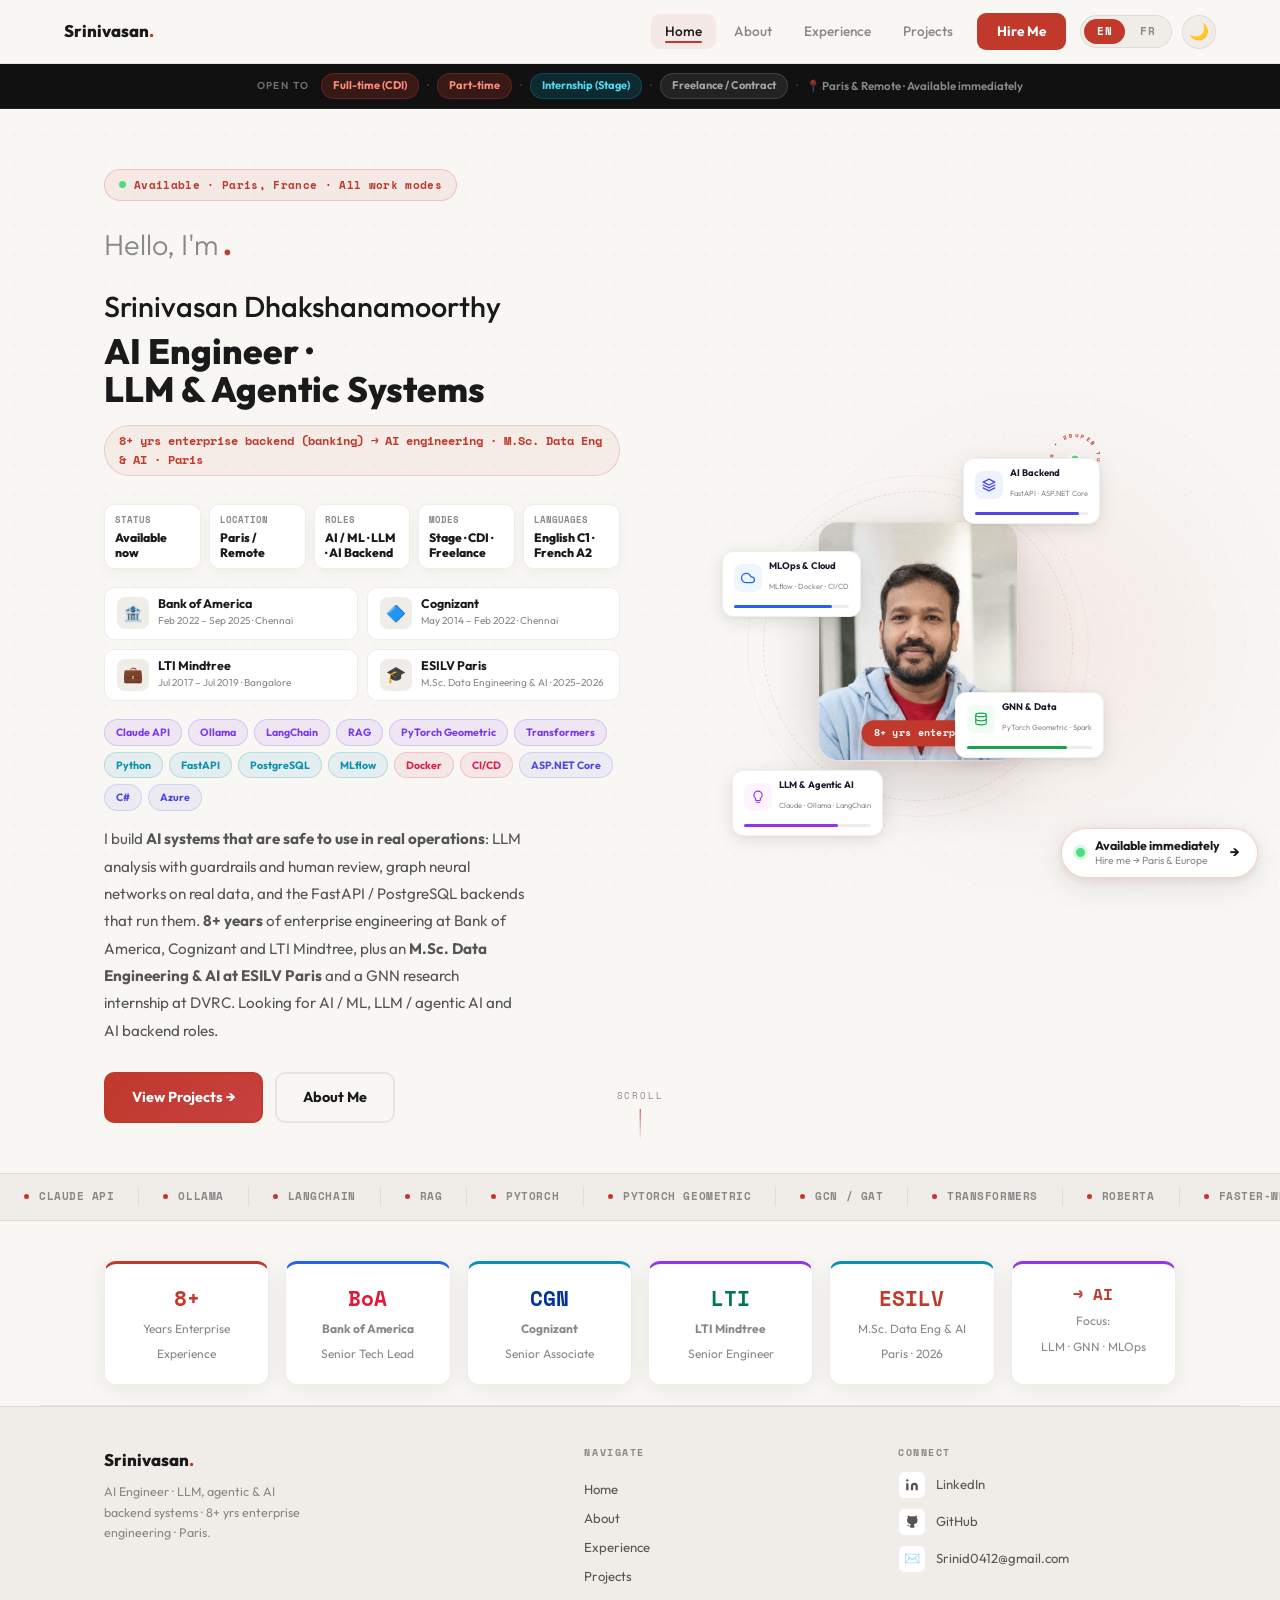
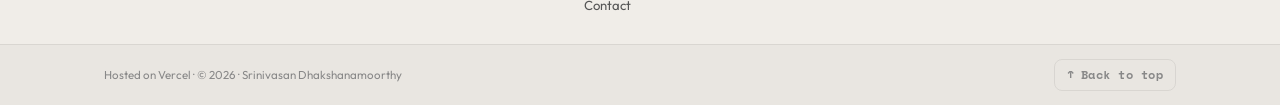
<file: portfolio-static/index.html>
<!DOCTYPE html>
<html lang="en" id="html-root">
<head>
    <meta charset="utf-8" />
    <meta name="viewport" content="width=device-width, initial-scale=1.0" />
        <title>Home — Srinivasan Dhakshanamoorthy</title>
    <meta name="description" content="Srinivasan Dhakshanamoorthy is a Paris-based AI Engineer (LLM, agentic AI, AI backend) with 8+ years of enterprise engineering in banking and logistics and an M.Sc. in Data Engineering &amp; AI." />
    <meta name="author" content="Srinivasan Dhakshanamoorthy" />
    <meta name="robots" content="index,follow" />
    <link rel="canonical" href="https://srinivasand.com/" />
    <meta property="og:type" content="website" />
    <meta property="og:title" content="Home — Srinivasan Dhakshanamoorthy" />
    <meta property="og:description" content="Srinivasan Dhakshanamoorthy is a Paris-based AI Engineer (LLM, agentic AI, AI backend) with 8+ years of enterprise engineering in banking and logistics and an M.Sc. in Data Engineering &amp; AI." />
    <meta property="og:url" content="https://srinivasand.com/" />
    <meta property="og:image" content="https://srinivasand.com/images/profile.jpeg" />
    <meta name="twitter:card" content="summary_large_image" />
    <meta name="twitter:title" content="Home — Srinivasan Dhakshanamoorthy" />
    <meta name="twitter:description" content="Srinivasan Dhakshanamoorthy is a Paris-based AI Engineer (LLM, agentic AI, AI backend) with 8+ years of enterprise engineering in banking and logistics and an M.Sc. in Data Engineering &amp; AI." />
    <meta name="twitter:image" content="https://srinivasand.com/images/profile.jpeg" />
    <script type="application/ld+json">
    {
      "@context": "https://schema.org",
      "@type": "Person",
      "name": "Srinivasan Dhakshanamoorthy",
      "jobTitle": "AI Engineer — LLM, Agentic AI and AI Backend",
      "url": "https://srinivasand.com",
      "image": "https://srinivasand.com/images/profile.jpeg",
      "email": "mailto:Srinid0412@gmail.com",
      "address": {
        "@type": "PostalAddress",
        "addressLocality": "Paris",
        "addressCountry": "FR"
      },
      "sameAs": [
        "https://linkedin.com/in/srinivasand04",
        "https://github.com/srinivasand04"
      ],
      "knowsAbout": ["Large Language Models", "Agentic AI", "Claude API", "Graph Neural Networks", "PyTorch", "NLP", "MLOps", "FastAPI", "Python", "PostgreSQL", "ASP.NET Core", "C#", "Azure"]
    }
    </script>
    <link rel="preconnect" href="https://fonts.googleapis.com" />
    <link rel="preconnect" href="https://fonts.gstatic.com" crossorigin />
    <link rel="stylesheet" href="lib/bootstrap.min.css" />
    <link rel="stylesheet" href="css/site.css" />
</head>
<body>
    <a class="skip-link" href="#main-content">Skip to main content</a>

    <!-- ── NAVBAR ── -->
    <nav class="site-nav" id="siteNav">
        <div class="nav-inner">
            <a class="nav-brand" href="index.html">Srinivasan<span>.</span></a>

            <a class="nav-link" href="index.html" id="nav-home">
                <span class="en-text">Home</span>
                <span class="fr-text">Accueil</span>
            </a>
            <a class="nav-link" href="about.html" id="nav-about">
                <span class="en-text">About</span>
                <span class="fr-text">À propos</span>
            </a>
            <a class="nav-link" href="experience.html" id="nav-experience">
                <span class="en-text">Experience</span>
                <span class="fr-text">Expérience</span>
            </a>
            <a class="nav-link" href="projects.html" id="nav-projects">
                <span class="en-text">Projects</span>
                <span class="fr-text">Projets</span>
            </a>

            <a class="nav-link nav-cta" href="about.html#contact">
                <span class="en-text">Hire Me</span>
                <span class="fr-text">Me contacter</span>
            </a>

            <!-- Language toggle -->
            <div class="lang-toggle">
                <button class="lang-btn active" id="btn-en" onclick="setLang('en')">EN</button>
                <button class="lang-btn" id="btn-fr" onclick="setLang('fr')">FR</button>
            </div>

            <!-- Dark mode toggle -->
            <button class="dark-toggle" id="darkToggle" title="Toggle dark mode" aria-label="Toggle dark mode">
                <span class="light-icon">🌙</span>
                <span class="dark-icon">☀️</span>
            </button>

            <!-- Mobile hamburger -->
            <button class="nav-toggle" id="navToggle" aria-label="Menu">
                <span></span><span></span><span></span>
            </button>
        </div>
    </nav>

    <!-- ── ANNOUNCE BAR ── -->
    <div class="announce-bar">
        <span class="ab-label">
            <span class="en-text">OPEN TO</span>
            <span class="fr-text">DISPONIBLE POUR</span>
        </span>
        <span class="ab-pill ab-pill-red">
            <span class="en-text">Full-time (CDI)</span>
            <span class="fr-text">CDI</span>
        </span>
        <span class="ab-sep">·</span>
        <span class="ab-pill ab-pill-red">
            <span class="en-text">Part-time</span>
            <span class="fr-text">Mi-temps</span>
        </span>
        <span class="ab-sep">·</span>
        <span class="ab-pill ab-pill-teal">
            <span class="en-text">Internship (Stage)</span>
            <span class="fr-text">Stage 6 mois</span>
        </span>
        <span class="ab-sep">·</span>
        <span class="ab-pill ab-pill-gray">
            <span class="en-text">Freelance / Contract</span>
            <span class="fr-text">Freelance / Mission</span>
        </span>
        <span class="ab-sep">·</span>
        <span class="ab-loc">
            <span class="en-text">📍 Paris &amp; Remote · Available immediately</span>
            <span class="fr-text">📍 Paris &amp; Remote · Disponible immédiatement</span>
        </span>
    </div>

    <!-- ── CONTENT ── -->
    <main role="main" id="main-content">
        
<div class="hero-bg"></div>


<section class="hero">

    <div class="hero-glow"></div>


    <div style="position:relative;z-index:2;">

        <div class="avail-badge">
            <span class="avail-dot"></span>
            <span class="en-text">Available · Paris, France · All work modes</span>
            <span class="fr-text">Disponible · Paris, France · Tous modes</span>
        </div>

        <p class="hero-greeting">Hello, I'm<span class="dot"> .</span></p>
        <p class="hero-name">Srinivasan Dhakshanamoorthy</p>

        <h1 class="hero-title hero-title-animate">
            <span class="en-text">AI Engineer ·<br>LLM &amp; Agentic Systems</span>
            <span class="fr-text">Ingénieur IA ·<br>LLM &amp; Agents IA</span>
        </h1>

        <div class="pivot-badge">
            <span class="en-text">8+ yrs enterprise backend (banking) → AI engineering · M.Sc. Data Eng &amp; AI · Paris</span>
            <span class="fr-text">8+ ans backend entreprise (banque) → ingénierie IA · Master Data &amp; IA · Paris</span>
        </div>

        <div class="fast-scan" aria-label="Recruiter summary">
            <div class="fast-scan-item">
                <span class="fast-scan-k">Status</span>
                <span class="fast-scan-v">
                    <span class="en-text">Available now</span>
                    <span class="fr-text">Disponible</span>
                </span>
            </div>
            <div class="fast-scan-item">
                <span class="fast-scan-k">Location</span>
                <span class="fast-scan-v">Paris / Remote</span>
            </div>
            <div class="fast-scan-item">
                <span class="fast-scan-k">Roles</span>
                <span class="fast-scan-v">AI / ML · LLM · AI Backend</span>
            </div>
            <div class="fast-scan-item">
                <span class="fast-scan-k">Modes</span>
                <span class="fast-scan-v">Stage · CDI · Freelance</span>
            </div>
            <div class="fast-scan-item">
                <span class="fast-scan-k">Languages</span>
                <span class="fast-scan-v">English C1 · French A2</span>
            </div>
        </div>


        <div class="co-boxes">
            <div class="co-box">
                <div class="co-logo">🏦</div>
                <div>
                    <div class="co-name">Bank of America</div>
                    <div class="co-meta">Feb 2022 – Sep 2025 · Chennai</div>
                </div>
            </div>
            <div class="co-box">
                <div class="co-logo">🔷</div>
                <div>
                    <div class="co-name">Cognizant</div>
                    <div class="co-meta">May 2014 – Feb 2022 · Chennai</div>
                </div>
            </div>
            <div class="co-box">
                <div class="co-logo">💼</div>
                <div>
                    <div class="co-name">LTI Mindtree</div>
                    <div class="co-meta">Jul 2017 – Jul 2019 · Bangalore</div>
                </div>
            </div>
            <div class="co-box">
                <div class="co-logo">🎓</div>
                <div>
                    <div class="co-name">ESILV Paris</div>
                    <div class="co-meta">
                        <span class="en-text">M.Sc. Data Engineering &amp; AI · 2025–2026</span>
                        <span class="fr-text">Master Data Eng. &amp; IA · 2025–2026</span>
                    </div>
                </div>
            </div>
        </div>


        <div class="skill-tags">
            <span class="skill-tag tag-purple">Claude API</span>
            <span class="skill-tag tag-purple">Ollama</span>
            <span class="skill-tag tag-purple">LangChain</span>
            <span class="skill-tag tag-purple">RAG</span>
            <span class="skill-tag tag-purple">PyTorch Geometric</span>
            <span class="skill-tag tag-purple">Transformers</span>
            <span class="skill-tag tag-teal">Python</span>
            <span class="skill-tag tag-teal">FastAPI</span>
            <span class="skill-tag tag-teal">PostgreSQL</span>
            <span class="skill-tag tag-teal">MLflow</span>
            <span class="skill-tag tag-rose">Docker</span>
            <span class="skill-tag tag-rose">CI/CD</span>
            <span class="skill-tag tag-indigo">ASP.NET Core</span>
            <span class="skill-tag tag-indigo">C#</span>
            <span class="skill-tag tag-indigo">Azure</span>
        </div>

        <p class="hero-desc">
            <span class="en-text">
                I build <strong>AI systems that are safe to use in real operations</strong>: LLM analysis with
                guardrails and human review, graph neural networks on real data, and the FastAPI / PostgreSQL
                backends that run them. <strong>8+ years</strong> of enterprise engineering at Bank of America,
                Cognizant and LTI Mindtree, plus an <strong>M.Sc. Data Engineering &amp; AI at ESILV Paris</strong>
                and a GNN research internship at DVRC. Looking for AI / ML, LLM / agentic AI and AI backend roles.
            </span>
            <span class="fr-text">
                Je construis des <strong>systèmes d'IA fiables en production</strong> : analyse LLM avec garde-fous
                et validation humaine, réseaux de neurones sur graphes sur données réelles, et les backends
                FastAPI / PostgreSQL qui les font tourner. <strong>8+ ans</strong> d'ingénierie chez Bank of America,
                Cognizant et LTI Mindtree, <strong>Master Data Engineering &amp; IA à l'ESILV Paris</strong> et stage
                de recherche GNN au DVRC. Je recherche des postes IA / ML, LLM / agents IA et backend IA.
            </span>
        </p>

        <div class="hero-btns">
            <a class="btn-primary" href="projects.html">
                <span class="en-text">View Projects →</span>
                <span class="fr-text">Voir mes projets →</span>
            </a>
            <a class="btn-ghost" href="about.html">
                <span class="en-text">About Me</span>
                <span class="fr-text">À propos</span>
            </a>
        </div>
    </div>


    <div class="hero-visual">
        <div class="vis-wrap">

            <div class="orbit orbit-1"></div>
            <div class="orbit orbit-2"></div>


            <div class="photo-card">
                <img src="images/profile.jpeg" alt="Srinivasan Dhakshanamoorthy" />
                <div class="exp-badge">8+ yrs enterprise</div>
            </div>


            <div class="otw-ring">
                <svg viewBox="0 0 50 50" width="50" height="50">
                    <path id="otwPath" d="M 25,3 A 22,22 0 1,1 24.99,3" fill="none"/>
                    <text font-family="Space Mono,monospace" font-size="5.5" fill="#C0392B" font-weight="700" letter-spacing="1.5">
                        <textPath href="#otwPath">OPEN TO WORK • PARIS • 2026 •</textPath>
                    </text>
                </svg>
                <div class="otw-center"></div>
            </div>


            <div class="skill-chip chip-1">
                <div class="chip-inner">
                    <div class="chip-icon" style="background:#EEF2FF;">
                        <svg width="14" height="14" viewBox="0 0 24 24" fill="none"><path d="M12 2L2 7l10 5 10-5-10-5zM2 17l10 5 10-5M2 12l10 5 10-5" stroke="#4F46E5" stroke-width="2.2" stroke-linecap="round" stroke-linejoin="round"/></svg>
                    </div>
                    <div>
                        <span class="chip-label">AI Backend</span>
                        <span class="chip-sub">FastAPI · ASP.NET Core</span>
                    </div>
                </div>
                <div class="chip-bar"><div class="chip-fill" style="width:92%;background:#4F46E5;"></div></div>
                <div class="chip-tooltip">
                    <div class="tt-title">AI Backend Engineering</div>
                    8+ years building enterprise APIs at Bank of America &amp; Cognizant. Now FastAPI + PostgreSQL services that serve models and LLM analysis.
                    <div class="tt-tags"><span class="tt-tag">FastAPI</span><span class="tt-tag">PostgreSQL</span><span class="tt-tag">ASP.NET Core</span><span class="tt-tag">C#</span></div>
                    <div class="tt-stat">100K+ users · 40+ endpoints · 500K+ txns/day at BoA</div>
                </div>
            </div>


            <div class="skill-chip chip-2">
                <div class="chip-inner">
                    <div class="chip-icon" style="background:#EFF6FF;">
                        <svg width="14" height="14" viewBox="0 0 24 24" fill="none"><path d="M18 10h-1.26A8 8 0 1 0 9 20h9a5 5 0 0 0 0-10z" stroke="#2563EB" stroke-width="2.2" stroke-linecap="round" stroke-linejoin="round"/></svg>
                    </div>
                    <div>
                        <span class="chip-label">MLOps &amp; Cloud</span>
                        <span class="chip-sub">MLflow · Docker · CI/CD</span>
                    </div>
                </div>
                <div class="chip-bar"><div class="chip-fill" style="width:85%;background:#2563EB;"></div></div>
                <div class="chip-tooltip">
                    <div class="tt-title">MLOps &amp; Cloud</div>
                    MLflow experiment tracking, Dockerised model APIs, GitHub Actions CI. Azure DevOps at BoA cut release cycles by 40%.
                    <div class="tt-tags"><span class="tt-tag">MLflow</span><span class="tt-tag">Docker</span><span class="tt-tag">GitHub Actions</span><span class="tt-tag">Azure</span></div>
                    <div class="tt-stat">pytest · pre-commit · Docker Compose</div>
                </div>
            </div>


            <div class="skill-chip chip-3">
                <div class="chip-inner">
                    <div class="chip-icon" style="background:#F0FDF4;">
                        <svg width="14" height="14" viewBox="0 0 24 24" fill="none"><ellipse cx="12" cy="5" rx="9" ry="3" stroke="#16A34A" stroke-width="2"/><path d="M21 12c0 1.66-4 3-9 3s-9-1.34-9-3" stroke="#16A34A" stroke-width="2"/><path d="M3 5v14c0 1.66 4 3 9 3s9-1.34 9-3V5" stroke="#16A34A" stroke-width="2"/></svg>
                    </div>
                    <div>
                        <span class="chip-label">GNN &amp; Data</span>
                        <span class="chip-sub">PyTorch Geometric · Spark</span>
                    </div>
                </div>
                <div class="chip-bar"><div class="chip-fill" style="width:80%;background:#16A34A;"></div></div>
                <div class="chip-tooltip">
                    <div class="tt-title">Graph ML &amp; Data Engineering</div>
                    GCN / GAT models for football tactics and SQL→NoSQL migration (GAT 98.0% val accuracy). Kafka + Spark pipelines; 3M+ records/day at Cognizant.
                    <div class="tt-tags"><span class="tt-tag">PyTorch Geometric</span><span class="tt-tag">GCN / GAT</span><span class="tt-tag">Spark</span><span class="tt-tag">Kafka</span></div>
                    <div class="tt-stat">ESILV Paris · DVRC research internship</div>
                </div>
            </div>


            <div class="skill-chip chip-4">
                <div class="chip-inner">
                    <div class="chip-icon" style="background:#FDF4FF;">
                        <svg width="14" height="14" viewBox="0 0 24 24" fill="none"><path d="M12 2a7 7 0 0 1 7 7c0 2.38-1.19 4.47-3 5.74V17a1 1 0 0 1-1 1H9a1 1 0 0 1-1-1v-2.26C6.19 13.47 5 11.38 5 9a7 7 0 0 1 7-7z" stroke="#9333EA" stroke-width="2"/><path d="M9 21h6" stroke="#9333EA" stroke-width="2" stroke-linecap="round"/></svg>
                    </div>
                    <div>
                        <span class="chip-label">LLM &amp; Agentic AI</span>
                        <span class="chip-sub">Claude · Ollama · LangChain</span>
                    </div>
                </div>
                <div class="chip-bar"><div class="chip-fill" style="width:74%;background:#9333EA;"></div></div>
                <div class="chip-tooltip">
                    <div class="tt-title">LLM &amp; Agentic AI</div>
                    Claude structured outputs or local Qwen3 (Ollama) behind one interface, with guardrails and a human review gate. Fine-tuned RoBERTa; LangChain + RAG.
                    <div class="tt-tags"><span class="tt-tag">Claude API</span><span class="tt-tag">Ollama</span><span class="tt-tag">Transformers</span><span class="tt-tag">RAG</span></div>
                    <div class="tt-stat">Next: LangGraph multi-agent investigation</div>
                </div>
            </div>

        </div>
    </div>

    <!-- Scroll indicator -->
    <div class="scroll-indicator" aria-hidden="true">
        <span class="scroll-indicator-text">scroll</span>
        <div class="scroll-indicator-line"></div>
    </div>

</section>


<div class="skills-ticker">
    <div class="ticker-track">
        <div class="ticker-item"><span class="ticker-dot"></span>Claude API</div>
        <div class="ticker-item"><span class="ticker-dot"></span>Ollama</div>
        <div class="ticker-item"><span class="ticker-dot"></span>LangChain</div>
        <div class="ticker-item"><span class="ticker-dot"></span>RAG</div>
        <div class="ticker-item"><span class="ticker-dot"></span>PyTorch</div>
        <div class="ticker-item"><span class="ticker-dot"></span>PyTorch Geometric</div>
        <div class="ticker-item"><span class="ticker-dot"></span>GCN / GAT</div>
        <div class="ticker-item"><span class="ticker-dot"></span>Transformers</div>
        <div class="ticker-item"><span class="ticker-dot"></span>RoBERTa</div>
        <div class="ticker-item"><span class="ticker-dot"></span>Faster-Whisper</div>
        <div class="ticker-item"><span class="ticker-dot"></span>MLflow</div>
        <div class="ticker-item"><span class="ticker-dot"></span>FastAPI</div>
        <div class="ticker-item"><span class="ticker-dot"></span>PostgreSQL</div>
        <div class="ticker-item"><span class="ticker-dot"></span>Docker</div>
        <div class="ticker-item"><span class="ticker-dot"></span>GitHub Actions</div>
        <div class="ticker-item"><span class="ticker-dot"></span>Python</div>
        <div class="ticker-item"><span class="ticker-dot"></span>Spark</div>
        <div class="ticker-item"><span class="ticker-dot"></span>Kafka</div>
        <div class="ticker-item"><span class="ticker-dot"></span>C#</div>
        <div class="ticker-item"><span class="ticker-dot"></span>ASP.NET Core</div>
        <div class="ticker-item"><span class="ticker-dot"></span>Azure</div>
        <div class="ticker-item"><span class="ticker-dot"></span>Bank of America</div>
        <div class="ticker-item"><span class="ticker-dot"></span>Cognizant</div>
        <div class="ticker-item"><span class="ticker-dot"></span>LTI Mindtree</div>
        <div class="ticker-item"><span class="ticker-dot"></span>ESILV Paris</div>
        <div class="ticker-item"><span class="ticker-dot"></span>DVRC</div>
        <div class="ticker-item"><span class="ticker-dot"></span>Claude API</div>
        <div class="ticker-item"><span class="ticker-dot"></span>Ollama</div>
        <div class="ticker-item"><span class="ticker-dot"></span>LangChain</div>
        <div class="ticker-item"><span class="ticker-dot"></span>RAG</div>
        <div class="ticker-item"><span class="ticker-dot"></span>PyTorch</div>
        <div class="ticker-item"><span class="ticker-dot"></span>PyTorch Geometric</div>
        <div class="ticker-item"><span class="ticker-dot"></span>GCN / GAT</div>
        <div class="ticker-item"><span class="ticker-dot"></span>Transformers</div>
        <div class="ticker-item"><span class="ticker-dot"></span>RoBERTa</div>
        <div class="ticker-item"><span class="ticker-dot"></span>Faster-Whisper</div>
        <div class="ticker-item"><span class="ticker-dot"></span>MLflow</div>
        <div class="ticker-item"><span class="ticker-dot"></span>FastAPI</div>
        <div class="ticker-item"><span class="ticker-dot"></span>PostgreSQL</div>
        <div class="ticker-item"><span class="ticker-dot"></span>Docker</div>
        <div class="ticker-item"><span class="ticker-dot"></span>GitHub Actions</div>
        <div class="ticker-item"><span class="ticker-dot"></span>Python</div>
        <div class="ticker-item"><span class="ticker-dot"></span>Spark</div>
        <div class="ticker-item"><span class="ticker-dot"></span>Kafka</div>
        <div class="ticker-item"><span class="ticker-dot"></span>C#</div>
        <div class="ticker-item"><span class="ticker-dot"></span>ASP.NET Core</div>
        <div class="ticker-item"><span class="ticker-dot"></span>Azure</div>
        <div class="ticker-item"><span class="ticker-dot"></span>Bank of America</div>
        <div class="ticker-item"><span class="ticker-dot"></span>Cognizant</div>
        <div class="ticker-item"><span class="ticker-dot"></span>LTI Mindtree</div>
        <div class="ticker-item"><span class="ticker-dot"></span>ESILV Paris</div>
        <div class="ticker-item"><span class="ticker-dot"></span>DVRC</div>
    </div>
</div>


<div class="stats-row reveal">
    <div class="stat-card">
        <span class="stat-num">8+</span>
        <span class="stat-lbl">
            <span class="en-text">Years Enterprise<br>Experience</span>
            <span class="fr-text">Ans d'expérience<br>entreprise</span>
        </span>
    </div>
    <div class="stat-card">
        <span class="stat-num" style="color:#E31837;">BoA</span>
        <span class="stat-lbl">
            <span class="en-text"><strong>Bank of America</strong><br>Senior Tech Lead</span>
            <span class="fr-text"><strong>Bank of America</strong><br>Tech Lead Senior</span>
        </span>
    </div>
    <div class="stat-card">
        <span class="stat-num" style="color:#0033A0;">CGN</span>
        <span class="stat-lbl">
            <span class="en-text"><strong>Cognizant</strong><br>Senior Associate</span>
            <span class="fr-text"><strong>Cognizant</strong><br>Senior Associate</span>
        </span>
    </div>
    <div class="stat-card">
        <span class="stat-num" style="color:#007A4D;">LTI</span>
        <span class="stat-lbl">
            <span class="en-text"><strong>LTI Mindtree</strong><br>Senior Engineer</span>
            <span class="fr-text"><strong>LTI Mindtree</strong><br>Ingénieur Senior</span>
        </span>
    </div>
    <div class="stat-card">
        <span class="stat-num">ESILV</span>
        <span class="stat-lbl">
            <span class="en-text">M.Sc. Data Eng &amp; AI<br>Paris · 2026</span>
            <span class="fr-text">Master Data Eng &amp; IA<br>Paris · 2026</span>
        </span>
    </div>
    <div class="stat-card">
        <span class="stat-num" style="font-size:1rem;">→ AI</span>
        <span class="stat-lbl">
            <span class="en-text">Focus:<br>LLM · GNN · MLOps</span>
            <span class="fr-text">Focus :<br>LLM · GNN · MLOps</span>
        </span>
    </div>
</div>

<div class="divider" style="margin-top:0;"></div>

    </main>

    <!-- ── STICKY CTA ── -->
    <a class="sticky-cta" href="about.html#contact">
        <span class="sticky-dot"></span>
        <span class="sticky-text">
            <strong>
                <span class="en-text">Available immediately</span>
                <span class="fr-text">Disponible · Juin 2026</span>
            </strong>
            <span class="sticky-sub">
                <span class="en-text">Hire me → Paris &amp; Europe</span>
                <span class="fr-text">Me contacter → Paris &amp; Europe</span>
            </span>
        </span>
        <span class="sticky-arrow">→</span>
    </a>

    <!-- ── FOOTER ── -->
    <footer class="site-footer">
        <div class="footer-main">

            <!-- Brand + tagline -->
            <div class="footer-col-brand">
                <div class="footer-brand">Srinivasan<span>.</span></div>
                <p class="footer-tagline">
                    <span class="en-text">AI Engineer · LLM, agentic &amp; AI backend systems · 8+ yrs enterprise engineering · Paris.</span>
                    <span class="fr-text">Ingénieur IA · LLM, agents &amp; backend IA · 8+ ans d'ingénierie entreprise · Paris.</span>
                </p>
            </div>

            <!-- Quick nav -->
            <nav class="footer-col-nav">
                <h4><span class="en-text">Navigate</span><span class="fr-text">Navigation</span></h4>
                <a href="index.html"><span class="en-text">Home</span><span class="fr-text">Accueil</span></a>
                <a href="about.html"><span class="en-text">About</span><span class="fr-text">À propos</span></a>
                <a href="experience.html"><span class="en-text">Experience</span><span class="fr-text">Expérience</span></a>
                <a href="projects.html"><span class="en-text">Projects</span><span class="fr-text">Projets</span></a>
                <a href="about.html#contact"><span class="en-text">Contact</span><span class="fr-text">Contact</span></a>
            </nav>

            <!-- Social links -->
            <div class="footer-col-social">
                <h4><span class="en-text">Connect</span><span class="fr-text">Me contacter</span></h4>
                <div class="footer-social-list">
                    <a href="https://linkedin.com/in/srinivasand04" target="_blank" rel="noopener noreferrer" class="footer-social-item">
                        <span class="footer-social-icon-wrap">
                            <svg width="14" height="14" viewBox="0 0 24 24" fill="currentColor"><path d="M16 8a6 6 0 0 1 6 6v7h-4v-7a2 2 0 0 0-2-2 2 2 0 0 0-2 2v7h-4v-7a6 6 0 0 1 6-6zM2 9h4v12H2z"/><circle cx="4" cy="4" r="2"/></svg>
                        </span>
                        LinkedIn
                    </a>
                    <a href="https://github.com/srinivasand04" target="_blank" rel="noopener noreferrer" class="footer-social-item">
                        <span class="footer-social-icon-wrap">
                            <svg width="14" height="14" viewBox="0 0 24 24" fill="currentColor"><path d="M9 19c-5 1.5-5-2.5-7-3m14 6v-3.87a3.37 3.37 0 0 0-.94-2.61c3.14-.35 6.44-1.54 6.44-7A5.44 5.44 0 0 0 20 4.77 5.07 5.07 0 0 0 19.91 1S18.73.65 16 2.48a13.38 13.38 0 0 0-7 0C6.27.65 5.09 1 5.09 1A5.07 5.07 0 0 0 5 4.77a5.44 5.44 0 0 0-1.5 3.78c0 5.42 3.3 6.61 6.44 7A3.37 3.37 0 0 0 9 18.13V22"/></svg>
                        </span>
                        GitHub
                    </a>
                    <a href="mailto:Srinid0412@gmail.com" class="footer-social-item">
                        <span class="footer-social-icon-wrap">✉️</span>
                        Srinid0412@gmail.com
                    </a>
                </div>
            </div>
        </div>

        <!-- Bottom bar -->
        <div class="footer-bottom-bar">
            <div class="footer-bottom-inner">
                <span class="footer-copy">
                    <span class="en-text">Hosted on Vercel · © <span class="cur-year">2026</span> · Srinivasan Dhakshanamoorthy</span>
                    <span class="fr-text">Hébergé sur Vercel · © <span class="cur-year">2026</span> · Srinivasan Dhakshanamoorthy</span>
                </span>
                <button class="back-to-top" id="backToTop" onclick="window.scrollTo({top:0,behavior:'smooth'})">
                    ↑ <span class="en-text">Back to top</span><span class="fr-text">Haut de page</span>
                </button>
            </div>
        </div>
    </footer>

    <script src="lib/jquery.min.js"></script>
    <script src="lib/bootstrap.bundle.min.js"></script>
    <script src="js/site.js"></script>

    <script>
        // ── Navbar scroll shadow
        const nav = document.getElementById('siteNav');
        window.addEventListener('scroll', () => nav.classList.toggle('scrolled', window.scrollY > 20));

        // ── Active nav link
        const path = window.location.pathname.toLowerCase();
        if (path === '/' || path.includes('index'))   document.getElementById('nav-home')?.classList.add('active');
        if (path.includes('about'))                    document.getElementById('nav-about')?.classList.add('active');
        if (path.includes('experience'))               document.getElementById('nav-experience')?.classList.add('active');
        if (path.includes('projects'))                 document.getElementById('nav-projects')?.classList.add('active');

        // ── Mobile toggle
        const toggle = document.getElementById('navToggle');
        if (toggle) {
            toggle.addEventListener('click', () => nav.classList.toggle('mobile-open'));
        }

        // ── Language toggle
        function setLang(lang) {
            document.body.classList.toggle('lang-fr', lang === 'fr');
            document.getElementById('html-root').setAttribute('lang', lang);
            document.getElementById('btn-en').classList.toggle('active', lang === 'en');
            document.getElementById('btn-fr').classList.toggle('active', lang === 'fr');
            localStorage.setItem('lang', lang);
        }
        const saved = localStorage.getItem('lang');
        if (saved === 'fr') setLang('fr');

        // ── Dark mode toggle
        const htmlRoot = document.getElementById('html-root');
        const darkToggle = document.getElementById('darkToggle');
        function setDark(on) {
            htmlRoot.classList.toggle('dark', on);
            localStorage.setItem('theme', on ? 'dark' : 'light');
        }
        if (darkToggle) darkToggle.addEventListener('click', () => setDark(!htmlRoot.classList.contains('dark')));
        const savedTheme = localStorage.getItem('theme');
        if (savedTheme === 'dark') setDark(true);

        // ── Scroll reveal
        const observer = new IntersectionObserver(entries => {
            entries.forEach(e => { if (e.isIntersecting) { e.target.classList.add('visible'); observer.unobserve(e.target); } });
        }, { threshold: 0.1 });
        document.querySelectorAll('.reveal').forEach(el => observer.observe(el));
    </script>

    
    <script>document.querySelectorAll('.cur-year').forEach(e=>e.textContent=new Date().getFullYear());</script>
</body>
</html>
</file>
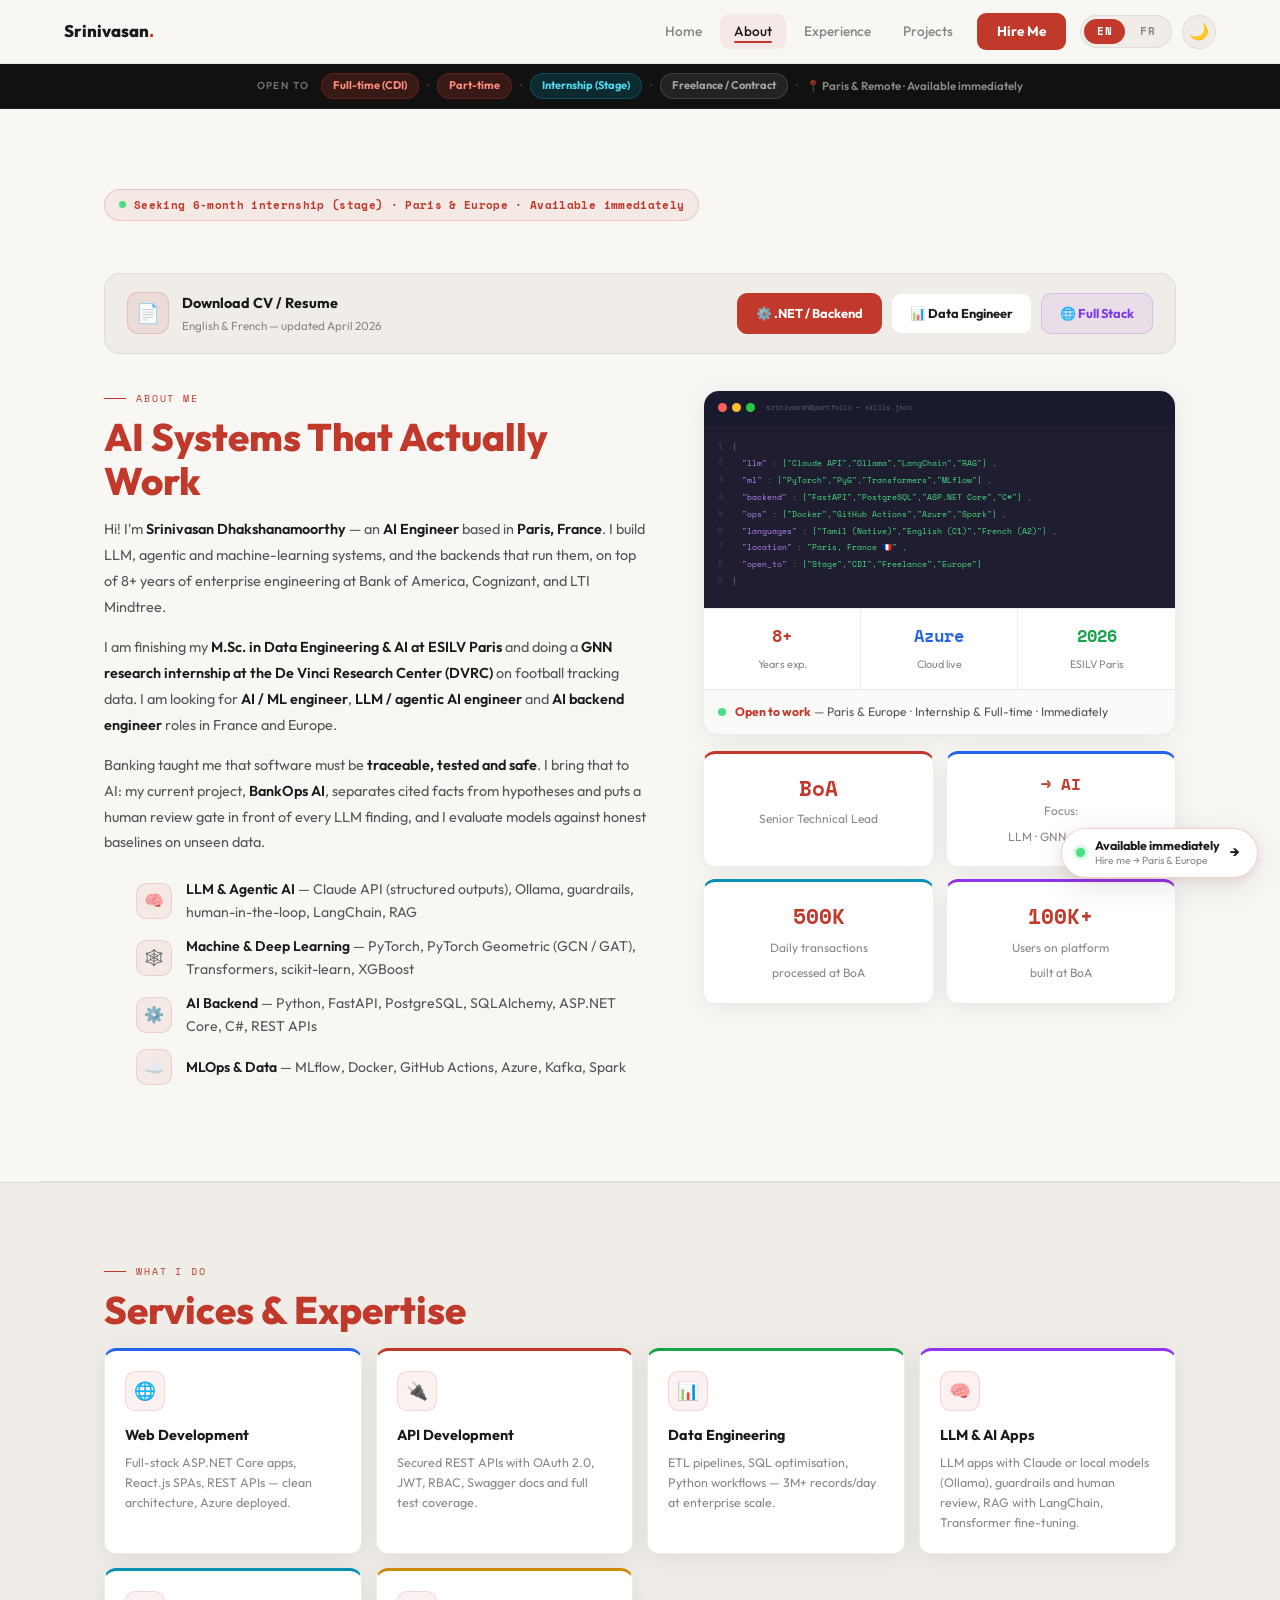
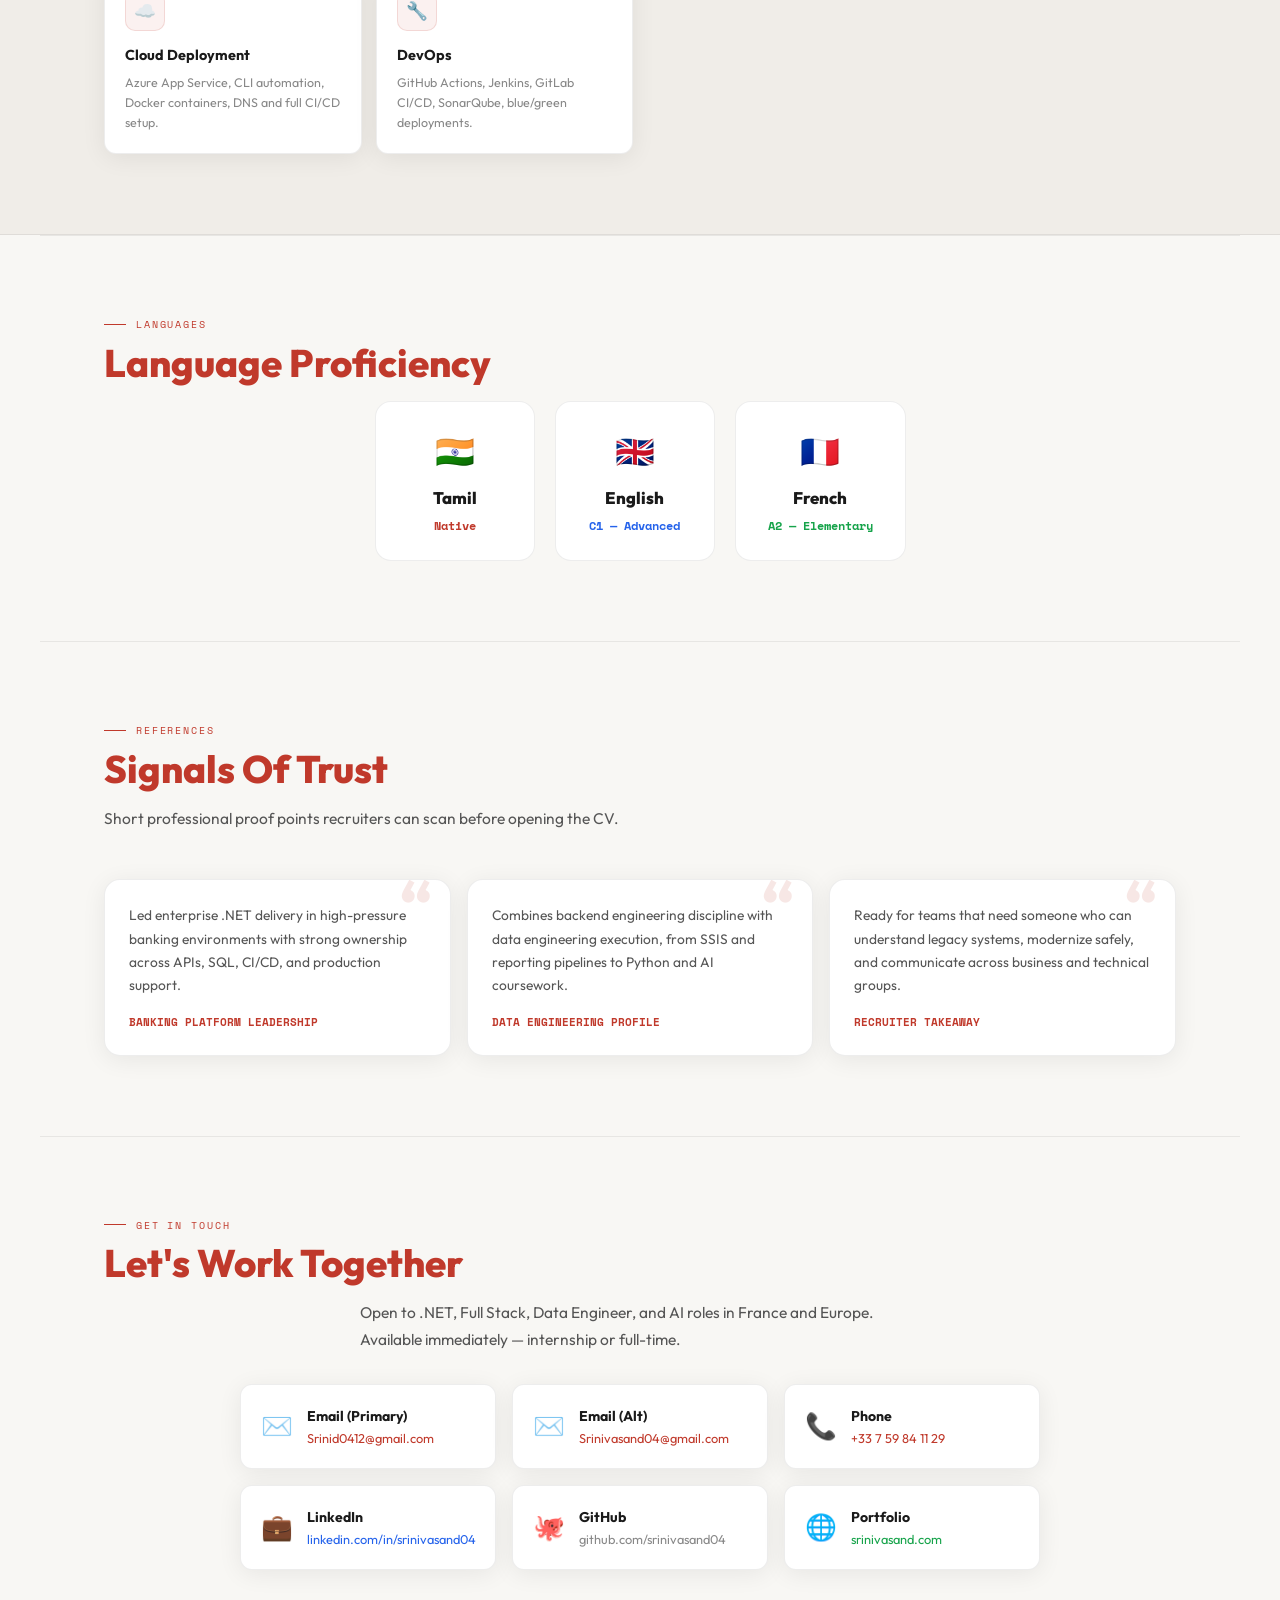
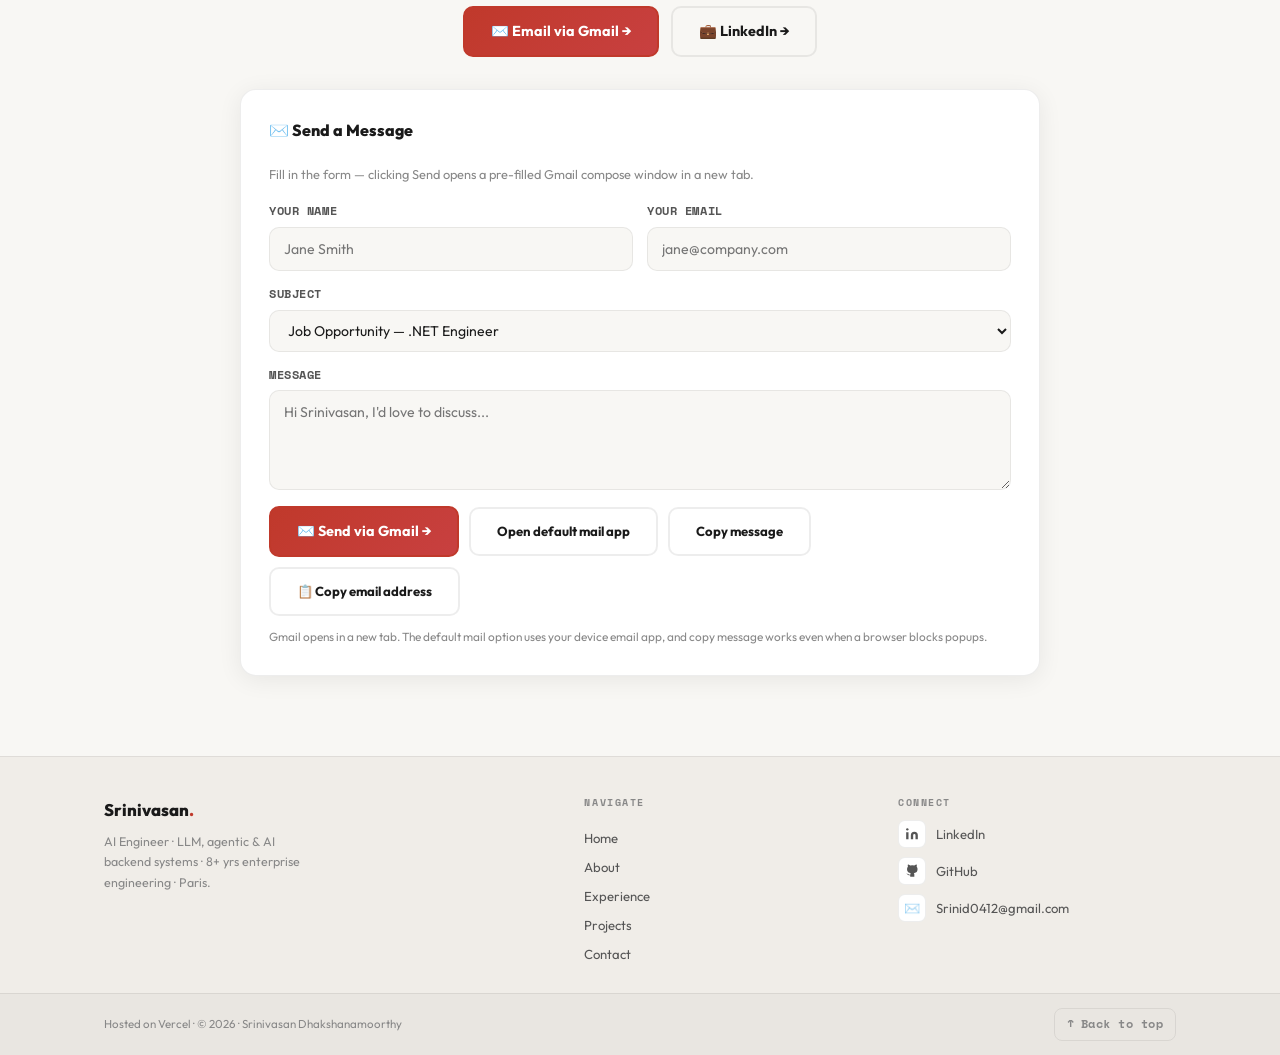
<file: portfolio-static/about.html>
<!DOCTYPE html>
<html lang="en" id="html-root">
<head>
    <meta charset="utf-8" />
    <meta name="viewport" content="width=device-width, initial-scale=1.0" />
        <title>About — Srinivasan Dhakshanamoorthy</title>
    <meta name="description" content="About Srinivasan Dhakshanamoorthy: Paris-based AI Engineer building LLM, agentic and AI backend systems, with 8+ years of enterprise engineering at Bank of America, Cognizant, and LTI Mindtree." />
    <meta name="author" content="Srinivasan Dhakshanamoorthy" />
    <meta name="robots" content="index,follow" />
    <link rel="canonical" href="https://srinivasand.com/about" />
    <meta property="og:type" content="website" />
    <meta property="og:title" content="About — Srinivasan Dhakshanamoorthy" />
    <meta property="og:description" content="About Srinivasan Dhakshanamoorthy: Paris-based AI Engineer building LLM, agentic and AI backend systems, with 8+ years of enterprise engineering at Bank of America, Cognizant, and LTI Mindtree." />
    <meta property="og:url" content="https://srinivasand.com/about" />
    <meta property="og:image" content="https://srinivasand.com/images/profile.jpeg" />
    <meta name="twitter:card" content="summary_large_image" />
    <meta name="twitter:title" content="About — Srinivasan Dhakshanamoorthy" />
    <meta name="twitter:description" content="About Srinivasan Dhakshanamoorthy: Paris-based AI Engineer building LLM, agentic and AI backend systems, with 8+ years of enterprise engineering at Bank of America, Cognizant, and LTI Mindtree." />
    <meta name="twitter:image" content="https://srinivasand.com/images/profile.jpeg" />
    <script type="application/ld+json">
    {
      "@context": "https://schema.org",
      "@type": "Person",
      "name": "Srinivasan Dhakshanamoorthy",
      "jobTitle": "AI Engineer — LLM, Agentic AI and AI Backend",
      "url": "https://srinivasand.com",
      "image": "https://srinivasand.com/images/profile.jpeg",
      "email": "mailto:Srinid0412@gmail.com",
      "address": {
        "@type": "PostalAddress",
        "addressLocality": "Paris",
        "addressCountry": "FR"
      },
      "sameAs": [
        "https://linkedin.com/in/srinivasand04",
        "https://github.com/srinivasand04"
      ],
      "knowsAbout": ["Large Language Models", "Agentic AI", "Claude API", "Graph Neural Networks", "PyTorch", "NLP", "MLOps", "FastAPI", "Python", "PostgreSQL", "ASP.NET Core", "C#", "Azure"]
    }
    </script>
    <link rel="preconnect" href="https://fonts.googleapis.com" />
    <link rel="preconnect" href="https://fonts.gstatic.com" crossorigin />
    <link rel="stylesheet" href="lib/bootstrap.min.css" />
    <link rel="stylesheet" href="css/site.css" />
</head>
<body>
    <a class="skip-link" href="#main-content">Skip to main content</a>

    <!-- ── NAVBAR ── -->
    <nav class="site-nav" id="siteNav">
        <div class="nav-inner">
            <a class="nav-brand" href="index.html">Srinivasan<span>.</span></a>

            <a class="nav-link" href="index.html" id="nav-home">
                <span class="en-text">Home</span>
                <span class="fr-text">Accueil</span>
            </a>
            <a class="nav-link" href="about.html" id="nav-about">
                <span class="en-text">About</span>
                <span class="fr-text">À propos</span>
            </a>
            <a class="nav-link" href="experience.html" id="nav-experience">
                <span class="en-text">Experience</span>
                <span class="fr-text">Expérience</span>
            </a>
            <a class="nav-link" href="projects.html" id="nav-projects">
                <span class="en-text">Projects</span>
                <span class="fr-text">Projets</span>
            </a>

            <a class="nav-link nav-cta" href="about.html#contact">
                <span class="en-text">Hire Me</span>
                <span class="fr-text">Me contacter</span>
            </a>

            <!-- Language toggle -->
            <div class="lang-toggle">
                <button class="lang-btn active" id="btn-en" onclick="setLang('en')">EN</button>
                <button class="lang-btn" id="btn-fr" onclick="setLang('fr')">FR</button>
            </div>

            <!-- Dark mode toggle -->
            <button class="dark-toggle" id="darkToggle" title="Toggle dark mode" aria-label="Toggle dark mode">
                <span class="light-icon">🌙</span>
                <span class="dark-icon">☀️</span>
            </button>

            <!-- Mobile hamburger -->
            <button class="nav-toggle" id="navToggle" aria-label="Menu">
                <span></span><span></span><span></span>
            </button>
        </div>
    </nav>

    <!-- ── ANNOUNCE BAR ── -->
    <div class="announce-bar">
        <span class="ab-label">
            <span class="en-text">OPEN TO</span>
            <span class="fr-text">DISPONIBLE POUR</span>
        </span>
        <span class="ab-pill ab-pill-red">
            <span class="en-text">Full-time (CDI)</span>
            <span class="fr-text">CDI</span>
        </span>
        <span class="ab-sep">·</span>
        <span class="ab-pill ab-pill-red">
            <span class="en-text">Part-time</span>
            <span class="fr-text">Mi-temps</span>
        </span>
        <span class="ab-sep">·</span>
        <span class="ab-pill ab-pill-teal">
            <span class="en-text">Internship (Stage)</span>
            <span class="fr-text">Stage 6 mois</span>
        </span>
        <span class="ab-sep">·</span>
        <span class="ab-pill ab-pill-gray">
            <span class="en-text">Freelance / Contract</span>
            <span class="fr-text">Freelance / Mission</span>
        </span>
        <span class="ab-sep">·</span>
        <span class="ab-loc">
            <span class="en-text">📍 Paris &amp; Remote · Available immediately</span>
            <span class="fr-text">📍 Paris &amp; Remote · Disponible immédiatement</span>
        </span>
    </div>

    <!-- ── CONTENT ── -->
    <main role="main" id="main-content">
        
<section class="section">

    
    <div class="avail-badge reveal">
        <span class="avail-dot"></span>
        <span class="en-text">Seeking 6-month internship (stage) · Paris &amp; Europe · Available immediately</span>
        <span class="fr-text">Recherche stage 6 mois · Paris &amp; Europe · Disponible immédiatement</span>
    </div>

    <!-- CV Download Strip — prominent at top -->
    <div class="cv-strip reveal" style="margin-bottom:36px;">
        <div class="cv-left">
            <div class="cv-icon">📄</div>
            <div>
                <div class="cv-label">
                    <span class="en-text">Download CV / Resume</span>
                    <span class="fr-text">Télécharger le CV</span>
                </div>
                <div class="cv-sub">
                    <span class="en-text">English &amp; French — updated April 2026</span>
                    <span class="fr-text">Anglais &amp; Français — mis à jour avril 2026</span>
                </div>
            </div>
        </div>
        <div class="cv-btns">
            <a href="/CV/CV_Srinivasan_NET_EN.pdf" class="cv-btn cv-btn-en" download>⚙️ .NET / Backend</a>
            <a href="/CV/Intern_Srinivasan_Data_EN.pdf" class="cv-btn cv-btn-fr" download>📊 Data Engineer</a>
            <a href="/CV/Intern_Srinivasan_FullStack_EN.pdf" class="cv-btn" style="background:rgba(147,51,234,0.08);color:#7c3aed;border:1.5px solid rgba(147,51,234,0.2);" download>🌐 Full Stack</a>
        </div>
    </div>

    <div class="about-grid">

        
        <div class="reveal">
            <div class="sec-label">
                <span class="en-text">About Me</span>
                <span class="fr-text">À propos</span>
            </div>
            <h2 class="sec-title">
                <span class="en-text">AI Systems That <span>Actually Work</span></span>
                <span class="fr-text">Des systèmes d'IA qui <span>fonctionnent vraiment</span></span>
            </h2>

            <p class="about-bio">
                <span class="en-text">
                    Hi! I'm <strong>Srinivasan Dhakshanamoorthy</strong> — an <strong>AI Engineer</strong> based in
                    <strong>Paris, France</strong>. I build LLM, agentic and machine-learning systems, and the backends
                    that run them, on top of 8+ years of enterprise engineering at Bank of America, Cognizant, and LTI Mindtree.
                </span>
                <span class="fr-text">
                    Bonjour ! Je suis <strong>Srinivasan Dhakshanamoorthy</strong> — <strong>ingénieur IA</strong> basé à
                    <strong>Paris</strong>. Je construis des systèmes LLM, agents IA et machine learning, ainsi que les backends
                    qui les font tourner, avec plus de 8 ans d'ingénierie chez Bank of America, Cognizant et LTI Mindtree.
                </span>
            </p>
            <p class="about-bio">
                <span class="en-text">
                    I am finishing my <strong>M.Sc. in Data Engineering &amp; AI at ESILV Paris</strong> and doing a
                    <strong>GNN research internship at the De Vinci Research Center (DVRC)</strong> on football tracking data.
                    I am looking for <strong>AI / ML engineer</strong>, <strong>LLM / agentic AI engineer</strong> and
                    <strong>AI backend engineer</strong> roles in France and Europe.
                </span>
                <span class="fr-text">
                    Je termine mon <strong>Master Data Engineering &amp; IA à l'ESILV Paris</strong> et un
                    <strong>stage de recherche GNN au De Vinci Research Center (DVRC)</strong> sur des données de suivi football.
                    Je recherche des postes d'<strong>ingénieur IA / ML</strong>, <strong>ingénieur LLM / agents IA</strong> et
                    <strong>ingénieur backend IA</strong> en France et en Europe.
                </span>
            </p>
            <p class="about-bio">
                <span class="en-text">
                    Banking taught me that software must be <strong>traceable, tested and safe</strong>. I bring that to AI:
                    my current project, <strong>BankOps AI</strong>, separates cited facts from hypotheses and puts a
                    human review gate in front of every LLM finding, and I evaluate models against honest baselines on unseen data.
                </span>
                <span class="fr-text">
                    La banque m'a appris qu'un logiciel doit être <strong>traçable, testé et sûr</strong>. J'applique cela à l'IA :
                    mon projet actuel, <strong>BankOps AI</strong>, sépare les faits cités des hypothèses et place une validation
                    humaine avant chaque conclusion du LLM, et j'évalue les modèles face à des baselines honnêtes sur des données jamais vues.
                </span>
            </p>

            <ul class="about-list">
                <li>
                    <div class="list-icon">🧠</div>
                    <div>
                        <strong><span class="en-text">LLM &amp; Agentic AI</span><span class="fr-text">LLM &amp; agents IA</span></strong>
                        — Claude API (structured outputs), Ollama, guardrails, human-in-the-loop, LangChain, RAG
                    </div>
                </li>
                <li>
                    <div class="list-icon">🕸️</div>
                    <div>
                        <strong><span class="en-text">Machine &amp; Deep Learning</span><span class="fr-text">Machine &amp; Deep Learning</span></strong>
                        — PyTorch, PyTorch Geometric (GCN / GAT), Transformers, scikit-learn, XGBoost
                    </div>
                </li>
                <li>
                    <div class="list-icon">⚙️</div>
                    <div>
                        <strong><span class="en-text">AI Backend</span><span class="fr-text">Backend IA</span></strong>
                        — Python, FastAPI, PostgreSQL, SQLAlchemy, ASP.NET Core, C#, REST APIs
                    </div>
                </li>
                <li>
                    <div class="list-icon">☁️</div>
                    <div>
                        <strong><span class="en-text">MLOps &amp; Data</span><span class="fr-text">MLOps &amp; Data</span></strong>
                        — MLflow, Docker, GitHub Actions, Azure, Kafka, Spark
                    </div>
                </li>
            </ul>

        </div>

        
        <div class="reveal">
            <div class="about-panel">
                <div class="panel-header">
                    <div class="win-dot" style="background:#ff5f57"></div>
                    <div class="win-dot" style="background:#febc2e"></div>
                    <div class="win-dot" style="background:#28c840"></div>
                    <span class="panel-title">srinivasan@portfolio — skills.json</span>
                </div>
                <div class="panel-code">
                    <div class="code-line"><span class="ln">1</span><span class="t op">{</span></div>
                    <div class="code-line"><span class="ln">2</span><span class="t kw">&nbsp; "llm"</span><span class="t op">: </span><span class="t str">["Claude API","Ollama","LangChain","RAG"]</span><span class="t op">,</span></div>
                    <div class="code-line"><span class="ln">3</span><span class="t kw">&nbsp; "ml"</span><span class="t op">: </span><span class="t str">["PyTorch","PyG","Transformers","MLflow"]</span><span class="t op">,</span></div>
                    <div class="code-line"><span class="ln">4</span><span class="t kw">&nbsp; "backend"</span><span class="t op">: </span><span class="t str">["FastAPI","PostgreSQL","ASP.NET Core","C#"]</span><span class="t op">,</span></div>
                    <div class="code-line"><span class="ln">5</span><span class="t kw">&nbsp; "ops"</span><span class="t op">: </span><span class="t str">["Docker","GitHub Actions","Azure","Spark"]</span><span class="t op">,</span></div>
                    <div class="code-line"><span class="ln">6</span><span class="t kw">&nbsp; "languages"</span><span class="t op">: </span><span class="t str">["Tamil (Native)","English (C1)","French (A2)"]</span><span class="t op">,</span></div>
                    <div class="code-line"><span class="ln">7</span><span class="t kw">&nbsp; "location"</span><span class="t op">: </span><span class="t str">"Paris, France 🇫🇷"</span><span class="t op">,</span></div>
                    <div class="code-line"><span class="ln">8</span><span class="t kw">&nbsp; "open_to"</span><span class="t op">: </span><span class="t str">["Stage","CDI","Freelance","Europe"]</span></div>
                    <div class="code-line"><span class="ln">9</span><span class="t op">}</span></div>
                </div>
                <div class="panel-stats">
                    <div class="panel-stat">
                        <span class="ps-num">8+</span>
                        <span class="ps-lbl"><span class="en-text">Years exp.</span><span class="fr-text">Ans exp.</span></span>
                    </div>
                    <div class="panel-stat">
                        <span class="ps-num" style="color:#2563EB;">Azure</span>
                        <span class="ps-lbl"><span class="en-text">Cloud live</span><span class="fr-text">Cloud déployé</span></span>
                    </div>
                    <div class="panel-stat">
                        <span class="ps-num" style="color:#16A34A;">2026</span>
                        <span class="ps-lbl">ESILV Paris</span>
                    </div>
                </div>
                <div class="panel-avail">
                    <div class="pa-dot"></div>
                    <div class="pa-text">
                        <strong><span class="en-text">Open to work</span><span class="fr-text">Disponible</span></strong>
                        <span class="en-text"> — Paris &amp; Europe · Internship &amp; Full-time · Immediately</span>
                        <span class="fr-text"> — Paris &amp; Europe · Stage &amp; CDI · Immédiatement</span>
                    </div>
                </div>
            </div>

            
            <div style="display:grid;grid-template-columns:1fr 1fr;gap:12px;margin-top:16px;">
                <div class="stat-card">
                    <span class="stat-num">BoA</span>
                    <span class="stat-lbl">Senior Technical Lead</span>
                </div>
                <div class="stat-card">
                    <span class="stat-num" style="font-size:1rem;">→ AI</span>
                    <span class="stat-lbl"><span class="en-text">Focus:<br>LLM · GNN · MLOps</span><span class="fr-text">Focus :<br>LLM · GNN · MLOps</span></span>
                </div>
                <div class="stat-card">
                    <span class="stat-num">500K</span>
                    <span class="stat-lbl"><span class="en-text">Daily transactions<br>processed at BoA</span><span class="fr-text">Transactions/jour<br>traitées chez BoA</span></span>
                </div>
                <div class="stat-card">
                    <span class="stat-num">100K+</span>
                    <span class="stat-lbl"><span class="en-text">Users on platform<br>built at BoA</span><span class="fr-text">Utilisateurs sur<br>la plateforme BoA</span></span>
                </div>
            </div>
        </div>

    </div>
</section>

<div class="divider"></div>


<div class="section-band">
<section class="section reveal">
    <div class="sec-label">
        <span class="en-text">What I Do</span>
        <span class="fr-text">Ce que je fais</span>
    </div>
    <h2 class="sec-title">
        <span class="en-text">Services &amp; <span>Expertise</span></span>
        <span class="fr-text">Services &amp; <span>Expertise</span></span>
    </h2>
    <div class="service-grid">
        <div class="service-card svc-card-web">
            <div class="svc-icon">🌐</div>
            <div class="svc-title"><span class="en-text">Web Development</span><span class="fr-text">Développement Web</span></div>
            <div class="svc-desc"><span class="en-text">Full-stack ASP.NET Core apps, React.js SPAs, REST APIs — clean architecture, Azure deployed.</span><span class="fr-text">Apps full-stack ASP.NET Core, SPA React.js, REST APIs — architecture propre, déployées sur Azure.</span></div>
        </div>
        <div class="service-card svc-card-api">
            <div class="svc-icon">🔌</div>
            <div class="svc-title"><span class="en-text">API Development</span><span class="fr-text">Développement API</span></div>
            <div class="svc-desc"><span class="en-text">Secured REST APIs with OAuth 2.0, JWT, RBAC, Swagger docs and full test coverage.</span><span class="fr-text">APIs REST sécurisées avec OAuth 2.0, JWT, RBAC, documentation Swagger et couverture de tests.</span></div>
        </div>
        <div class="service-card svc-card-data">
            <div class="svc-icon">📊</div>
            <div class="svc-title"><span class="en-text">Data Engineering</span><span class="fr-text">Ingénierie des données</span></div>
            <div class="svc-desc"><span class="en-text">ETL pipelines, SQL optimisation, Python workflows — 3M+ records/day at enterprise scale.</span><span class="fr-text">Pipelines ETL, optimisation SQL, workflows Python — 3M+ enregistrements/jour à l'échelle entreprise.</span></div>
        </div>
        <div class="service-card svc-card-ai">
            <div class="svc-icon">🧠</div>
            <div class="svc-title"><span class="en-text">LLM &amp; AI Apps</span><span class="fr-text">Apps LLM &amp; IA</span></div>
            <div class="svc-desc"><span class="en-text">LLM apps with Claude or local models (Ollama), guardrails and human review, RAG with LangChain, Transformer fine-tuning.</span><span class="fr-text">Apps LLM avec Claude ou modèles locaux (Ollama), garde-fous et validation humaine, RAG avec LangChain, fine-tuning de Transformers.</span></div>
        </div>
        <div class="service-card svc-card-cloud">
            <div class="svc-icon">☁️</div>
            <div class="svc-title"><span class="en-text">Cloud Deployment</span><span class="fr-text">Déploiement Cloud</span></div>
            <div class="svc-desc"><span class="en-text">Azure App Service, CLI automation, Docker containers, DNS and full CI/CD setup.</span><span class="fr-text">Azure App Service, automatisation CLI, conteneurs Docker, DNS et CI/CD complet.</span></div>
        </div>
        <div class="service-card svc-card-devops">
            <div class="svc-icon">🔧</div>
            <div class="svc-title">DevOps</div>
            <div class="svc-desc"><span class="en-text">GitHub Actions, Jenkins, GitLab CI/CD, SonarQube, blue/green deployments.</span><span class="fr-text">GitHub Actions, Jenkins, GitLab CI/CD, SonarQube, déploiements blue/green.</span></div>
        </div>
    </div>
</section>
</div>

<div class="divider"></div>


<section class="section reveal">
    <div class="sec-label"><span class="en-text">Languages</span><span class="fr-text">Langues</span></div>
    <h2 class="sec-title"><span class="en-text">Language <span>Proficiency</span></span><span class="fr-text">Compétences <span>linguistiques</span></span></h2>
    <div style="display:flex;gap:20px;flex-wrap:wrap;justify-content:center;margin-top:16px;">
        <div style="background:var(--card);border:1px solid var(--border);border-radius:var(--radius-lg);padding:24px 32px;text-align:center;min-width:160px;">
            <div style="font-size:2rem;margin-bottom:8px;">🇮🇳</div>
            <div style="font-weight:800;font-size:1.05rem;color:var(--text);">Tamil</div>
            <div style="font-size:0.78rem;color:var(--accent);font-weight:700;font-family:var(--mono);margin-top:4px;">Native</div>
        </div>
        <div style="background:var(--card);border:1px solid var(--border);border-radius:var(--radius-lg);padding:24px 32px;text-align:center;min-width:160px;">
            <div style="font-size:2rem;margin-bottom:8px;">🇬🇧</div>
            <div style="font-weight:800;font-size:1.05rem;color:var(--text);">English</div>
            <div style="font-size:0.78rem;color:#2563EB;font-weight:700;font-family:var(--mono);margin-top:4px;">C1 — Advanced</div>
        </div>
        <div style="background:var(--card);border:1px solid var(--border);border-radius:var(--radius-lg);padding:24px 32px;text-align:center;min-width:160px;">
            <div style="font-size:2rem;margin-bottom:8px;">🇫🇷</div>
            <div style="font-weight:800;font-size:1.05rem;color:var(--text);">French</div>
            <div style="font-size:0.78rem;color:#16A34A;font-weight:700;font-family:var(--mono);margin-top:4px;">A2 — Elementary</div>
        </div>
    </div>
</section>

<div class="divider"></div>

<section class="section reveal">
    <div class="sec-label">
        <span class="en-text">References</span>
        <span class="fr-text">Références</span>
    </div>
    <h2 class="sec-title">
        <span class="en-text">Signals Of <span>Trust</span></span>
        <span class="fr-text">Signaux de <span>confiance</span></span>
    </h2>
    <p class="sec-sub">
        <span class="en-text">Short professional proof points recruiters can scan before opening the CV.</span>
        <span class="fr-text">Des preuves professionnelles rapides à consulter avant d'ouvrir le CV.</span>
    </p>

    <div class="testimonial-grid">
        <article class="testimonial-card">
            <div class="testimonial-mark">“</div>
            <p>Led enterprise .NET delivery in high-pressure banking environments with strong ownership across APIs, SQL, CI/CD, and production support.</p>
            <div class="testimonial-source">Banking platform leadership</div>
        </article>
        <article class="testimonial-card">
            <div class="testimonial-mark">“</div>
            <p>Combines backend engineering discipline with data engineering execution, from SSIS and reporting pipelines to Python and AI coursework.</p>
            <div class="testimonial-source">Data engineering profile</div>
        </article>
        <article class="testimonial-card">
            <div class="testimonial-mark">“</div>
            <p>Ready for teams that need someone who can understand legacy systems, modernize safely, and communicate across business and technical groups.</p>
            <div class="testimonial-source">Recruiter takeaway</div>
        </article>
    </div>
</section>

<div class="divider"></div>


<section class="section reveal" id="contact">
    <div class="sec-label"><span class="en-text">Get In Touch</span><span class="fr-text">Me contacter</span></div>
    <h2 class="sec-title"><span class="en-text">Let's <span>Work Together</span></span><span class="fr-text">Travaillons <span>ensemble</span></span></h2>
    <p class="sec-sub" style="max-width:560px;margin:0 auto 32px;">
        <span class="en-text">Open to .NET, Full Stack, Data Engineer, and AI roles in France and Europe. Available immediately — internship or full-time.</span>
        <span class="fr-text">Disponible pour des postes .NET, Full Stack, Data Engineer et IA en France et en Europe. Disponible immédiatement — stage ou CDI.</span>
    </p>
    <div style="display:grid;grid-template-columns:repeat(auto-fit,minmax(240px,1fr));gap:16px;max-width:800px;margin:0 auto;">
        <a href="mailto:Srinid0412@gmail.com" class="service-card" style="text-decoration:none;display:flex;align-items:center;gap:14px;">
            <div style="font-size:1.6rem;">✉️</div>
            <div>
                <div style="font-weight:700;color:var(--text);font-size:0.88rem;">Email (Primary)</div>
                <div style="font-size:0.8rem;color:var(--accent);">Srinid0412@gmail.com</div>
            </div>
        </a>
        <a href="mailto:Srinivasand04@gmail.com" class="service-card" style="text-decoration:none;display:flex;align-items:center;gap:14px;">
            <div style="font-size:1.6rem;">✉️</div>
            <div>
                <div style="font-weight:700;color:var(--text);font-size:0.88rem;">Email (Alt)</div>
                <div style="font-size:0.8rem;color:var(--accent);">Srinivasand04@gmail.com</div>
            </div>
        </a>
        <a href="tel:+33759841129" class="service-card" style="text-decoration:none;display:flex;align-items:center;gap:14px;">
            <div style="font-size:1.6rem;">📞</div>
            <div>
                <div style="font-weight:700;color:var(--text);font-size:0.88rem;"><span class="en-text">Phone</span><span class="fr-text">Téléphone</span></div>
                <div style="font-size:0.8rem;color:var(--accent);">+33 7 59 84 11 29</div>
            </div>
        </a>
        <a href="https://www.linkedin.com/in/srinivasand04" target="_blank" rel="noopener noreferrer" class="service-card" style="text-decoration:none;display:flex;align-items:center;gap:14px;">
            <div style="font-size:1.6rem;">💼</div>
            <div>
                <div style="font-weight:700;color:var(--text);font-size:0.88rem;">LinkedIn</div>
                <div style="font-size:0.8rem;color:#2563EB;">linkedin.com/in/srinivasand04</div>
            </div>
        </a>
        <a href="https://github.com/srinivasand04" target="_blank" rel="noopener noreferrer" class="service-card" style="text-decoration:none;display:flex;align-items:center;gap:14px;">
            <div style="font-size:1.6rem;">🐙</div>
            <div>
                <div style="font-weight:700;color:var(--text);font-size:0.88rem;">GitHub</div>
                <div style="font-size:0.8rem;color:var(--text3);">github.com/srinivasand04</div>
            </div>
        </a>
        <a href="https://srinivasand.com" target="_blank" rel="noopener noreferrer" class="service-card" style="text-decoration:none;display:flex;align-items:center;gap:14px;">
            <div style="font-size:1.6rem;">🌐</div>
            <div>
                <div style="font-weight:700;color:var(--text);font-size:0.88rem;">Portfolio</div>
                <div style="font-size:0.8rem;color:#16A34A;">srinivasand.com</div>
            </div>
        </a>
    </div>
    <div style="text-align:center;margin-top:36px;display:flex;gap:12px;justify-content:center;flex-wrap:wrap;">
        <a class="btn-primary reveal" href="https://mail.google.com/mail/?view=cm&fs=1&to=Srinid0412@gmail.com" target="_blank" rel="noopener noreferrer">
            <span class="en-text">✉️ Email via Gmail →</span>
            <span class="fr-text">✉️ Envoyer via Gmail →</span>
        </a>
        <a class="btn-ghost reveal" href="https://www.linkedin.com/in/srinivasand04" target="_blank" rel="noopener noreferrer">💼 LinkedIn →</a>
    </div>

    <!-- Contact form — opens Gmail compose with pre-filled content -->
    <div class="contact-form reveal" style="max-width:800px;margin:32px auto 0;">
        <div class="contact-form-title">
            <span class="en-text">✉️ Send a Message</span>
            <span class="fr-text">✉️ Envoyer un message</span>
        </div>
        <p style="font-size:0.8rem;color:var(--text3);margin-bottom:18px;">
            <span class="en-text">Fill in the form — clicking Send opens a pre-filled Gmail compose window in a new tab.</span>
            <span class="fr-text">Remplissez le formulaire — cliquer sur Envoyer ouvre Gmail avec le contenu pré-rempli.</span>
        </p>
        <div class="cf-grid">
            <div class="cf-field">
                <label><span class="en-text">Your Name</span><span class="fr-text">Votre nom</span></label>
                <input type="text" id="cf-name" placeholder="Jane Smith" />
            </div>
            <div class="cf-field">
                <label><span class="en-text">Your Email</span><span class="fr-text">Votre email</span></label>
                <input type="email" id="cf-email" placeholder="jane@company.com" />
            </div>
            <div class="cf-field cf-full">
                <label><span class="en-text">Subject</span><span class="fr-text">Objet</span></label>
                <select id="cf-subject">
                    <option value="Job Opportunity — .NET Engineer">Job Opportunity — .NET Engineer</option>
                    <option value="Job Opportunity — Data Engineer">Job Opportunity — Data Engineer</option>
                    <option value="Internship / Stage">Internship / Stage</option>
                    <option value="Freelance Project">Freelance Project</option>
                    <option value="Other">Other</option>
                </select>
            </div>
            <div class="cf-field cf-full">
                <label><span class="en-text">Message</span><span class="fr-text">Message</span></label>
                <textarea id="cf-message" placeholder="Hi Srinivasan, I'd love to discuss..."></textarea>
            </div>
        </div>
        <div style="margin-top:16px;display:flex;gap:10px;flex-wrap:wrap;align-items:center;">
            <button class="btn-primary" onclick="sendViaGmail()">
                <span class="en-text">✉️ Send via Gmail →</span>
                <span class="fr-text">✉️ Envoyer via Gmail →</span>
            </button>
            <button class="btn-ghost" onclick="sendViaMailto()" style="font-size:0.82rem;">
                <span>Open default mail app</span>
            </button>
            <button class="btn-ghost" onclick="copyMessage(this)" style="font-size:0.82rem;">
                <span>Copy message</span>
            </button>
            <button class="btn-ghost" onclick="copyEmail(this)" style="font-size:0.82rem;">
                <span>📋 Copy email address</span>
            </button>
        </div>
        <p class="contact-fallback-note">
            Gmail opens in a new tab. The default mail option uses your device email app, and copy message works even when a browser blocks popups.
        </p>
    </div>
</section>

<script>
function getContactPayload() {
    var name    = document.getElementById('cf-name').value.trim();
    var email   = document.getElementById('cf-email').value.trim();
    var subject = document.getElementById('cf-subject').value;
    var message = document.getElementById('cf-message').value.trim();
    var body = '';
    if (name)  body += 'From: ' + name + '\n';
    if (email) body += 'Reply-to: ' + email + '\n';
    body += '\n' + message;
    return { name: name, email: email, subject: subject, message: message, body: body };
}

// Opens Gmail compose in a new tab with all fields pre-filled
function sendViaGmail() {
    var payload = getContactPayload();

    if (!payload.message) { alert('Please write a message first.'); return; }

    var gmailUrl = 'https://mail.google.com/mail/?view=cm&fs=1'
        + '&to=' + encodeURIComponent('Srinid0412@gmail.com')
        + '&su=' + encodeURIComponent(payload.subject)
        + '&body=' + encodeURIComponent(payload.body);

    window.open(gmailUrl, '_blank');
}

function sendViaMailto() {
    var payload = getContactPayload();
    if (!payload.message) { alert('Please write a message first.'); return; }
    window.location.href = 'mailto:Srinid0412@gmail.com'
        + '?subject=' + encodeURIComponent(payload.subject)
        + '&body=' + encodeURIComponent(payload.body);
}

function copyMessage(btn) {
    var payload = getContactPayload();
    if (!payload.message) { alert('Please write a message first.'); return; }
    navigator.clipboard.writeText('To: Srinid0412@gmail.com\nSubject: ' + payload.subject + '\n' + payload.body).then(function() {
        var span = btn.querySelector('span');
        span.textContent = 'Message copied!';
        setTimeout(function() { span.textContent = 'Copy message'; }, 2500);
    });
}

// Copies your email to clipboard and updates button text as confirmation
function copyEmail(btn) {
    navigator.clipboard.writeText('Srinid0412@gmail.com').then(function() {
        var span = btn.querySelector('span');
        span.textContent = '✅ Copied!';
        setTimeout(function() { span.textContent = '📋 Copy email address'; }, 2500);
    });
}
</script>


    </main>

    <!-- ── STICKY CTA ── -->
    <a class="sticky-cta" href="about.html#contact">
        <span class="sticky-dot"></span>
        <span class="sticky-text">
            <strong>
                <span class="en-text">Available immediately</span>
                <span class="fr-text">Disponible · Juin 2026</span>
            </strong>
            <span class="sticky-sub">
                <span class="en-text">Hire me → Paris &amp; Europe</span>
                <span class="fr-text">Me contacter → Paris &amp; Europe</span>
            </span>
        </span>
        <span class="sticky-arrow">→</span>
    </a>

    <!-- ── FOOTER ── -->
    <footer class="site-footer">
        <div class="footer-main">

            <!-- Brand + tagline -->
            <div class="footer-col-brand">
                <div class="footer-brand">Srinivasan<span>.</span></div>
                <p class="footer-tagline">
                    <span class="en-text">AI Engineer · LLM, agentic &amp; AI backend systems · 8+ yrs enterprise engineering · Paris.</span>
                    <span class="fr-text">Ingénieur IA · LLM, agents &amp; backend IA · 8+ ans d'ingénierie entreprise · Paris.</span>
                </p>
            </div>

            <!-- Quick nav -->
            <nav class="footer-col-nav">
                <h4><span class="en-text">Navigate</span><span class="fr-text">Navigation</span></h4>
                <a href="index.html"><span class="en-text">Home</span><span class="fr-text">Accueil</span></a>
                <a href="about.html"><span class="en-text">About</span><span class="fr-text">À propos</span></a>
                <a href="experience.html"><span class="en-text">Experience</span><span class="fr-text">Expérience</span></a>
                <a href="projects.html"><span class="en-text">Projects</span><span class="fr-text">Projets</span></a>
                <a href="about.html#contact"><span class="en-text">Contact</span><span class="fr-text">Contact</span></a>
            </nav>

            <!-- Social links -->
            <div class="footer-col-social">
                <h4><span class="en-text">Connect</span><span class="fr-text">Me contacter</span></h4>
                <div class="footer-social-list">
                    <a href="https://linkedin.com/in/srinivasand04" target="_blank" rel="noopener noreferrer" class="footer-social-item">
                        <span class="footer-social-icon-wrap">
                            <svg width="14" height="14" viewBox="0 0 24 24" fill="currentColor"><path d="M16 8a6 6 0 0 1 6 6v7h-4v-7a2 2 0 0 0-2-2 2 2 0 0 0-2 2v7h-4v-7a6 6 0 0 1 6-6zM2 9h4v12H2z"/><circle cx="4" cy="4" r="2"/></svg>
                        </span>
                        LinkedIn
                    </a>
                    <a href="https://github.com/srinivasand04" target="_blank" rel="noopener noreferrer" class="footer-social-item">
                        <span class="footer-social-icon-wrap">
                            <svg width="14" height="14" viewBox="0 0 24 24" fill="currentColor"><path d="M9 19c-5 1.5-5-2.5-7-3m14 6v-3.87a3.37 3.37 0 0 0-.94-2.61c3.14-.35 6.44-1.54 6.44-7A5.44 5.44 0 0 0 20 4.77 5.07 5.07 0 0 0 19.91 1S18.73.65 16 2.48a13.38 13.38 0 0 0-7 0C6.27.65 5.09 1 5.09 1A5.07 5.07 0 0 0 5 4.77a5.44 5.44 0 0 0-1.5 3.78c0 5.42 3.3 6.61 6.44 7A3.37 3.37 0 0 0 9 18.13V22"/></svg>
                        </span>
                        GitHub
                    </a>
                    <a href="mailto:Srinid0412@gmail.com" class="footer-social-item">
                        <span class="footer-social-icon-wrap">✉️</span>
                        Srinid0412@gmail.com
                    </a>
                </div>
            </div>
        </div>

        <!-- Bottom bar -->
        <div class="footer-bottom-bar">
            <div class="footer-bottom-inner">
                <span class="footer-copy">
                    <span class="en-text">Hosted on Vercel · © <span class="cur-year">2026</span> · Srinivasan Dhakshanamoorthy</span>
                    <span class="fr-text">Hébergé sur Vercel · © <span class="cur-year">2026</span> · Srinivasan Dhakshanamoorthy</span>
                </span>
                <button class="back-to-top" id="backToTop" onclick="window.scrollTo({top:0,behavior:'smooth'})">
                    ↑ <span class="en-text">Back to top</span><span class="fr-text">Haut de page</span>
                </button>
            </div>
        </div>
    </footer>

    <script src="lib/jquery.min.js"></script>
    <script src="lib/bootstrap.bundle.min.js"></script>
    <script src="js/site.js"></script>

    <script>
        // ── Navbar scroll shadow
        const nav = document.getElementById('siteNav');
        window.addEventListener('scroll', () => nav.classList.toggle('scrolled', window.scrollY > 20));

        // ── Active nav link
        const path = window.location.pathname.toLowerCase();
        if (path === '/' || path.includes('index'))   document.getElementById('nav-home')?.classList.add('active');
        if (path.includes('about'))                    document.getElementById('nav-about')?.classList.add('active');
        if (path.includes('experience'))               document.getElementById('nav-experience')?.classList.add('active');
        if (path.includes('projects'))                 document.getElementById('nav-projects')?.classList.add('active');

        // ── Mobile toggle
        const toggle = document.getElementById('navToggle');
        if (toggle) {
            toggle.addEventListener('click', () => nav.classList.toggle('mobile-open'));
        }

        // ── Language toggle
        function setLang(lang) {
            document.body.classList.toggle('lang-fr', lang === 'fr');
            document.getElementById('html-root').setAttribute('lang', lang);
            document.getElementById('btn-en').classList.toggle('active', lang === 'en');
            document.getElementById('btn-fr').classList.toggle('active', lang === 'fr');
            localStorage.setItem('lang', lang);
        }
        const saved = localStorage.getItem('lang');
        if (saved === 'fr') setLang('fr');

        // ── Dark mode toggle
        const htmlRoot = document.getElementById('html-root');
        const darkToggle = document.getElementById('darkToggle');
        function setDark(on) {
            htmlRoot.classList.toggle('dark', on);
            localStorage.setItem('theme', on ? 'dark' : 'light');
        }
        if (darkToggle) darkToggle.addEventListener('click', () => setDark(!htmlRoot.classList.contains('dark')));
        const savedTheme = localStorage.getItem('theme');
        if (savedTheme === 'dark') setDark(true);

        // ── Scroll reveal
        const observer = new IntersectionObserver(entries => {
            entries.forEach(e => { if (e.isIntersecting) { e.target.classList.add('visible'); observer.unobserve(e.target); } });
        }, { threshold: 0.1 });
        document.querySelectorAll('.reveal').forEach(el => observer.observe(el));
    </script>

    
    <script>document.querySelectorAll('.cur-year').forEach(e=>e.textContent=new Date().getFullYear());</script>
</body>
</html>
</file>
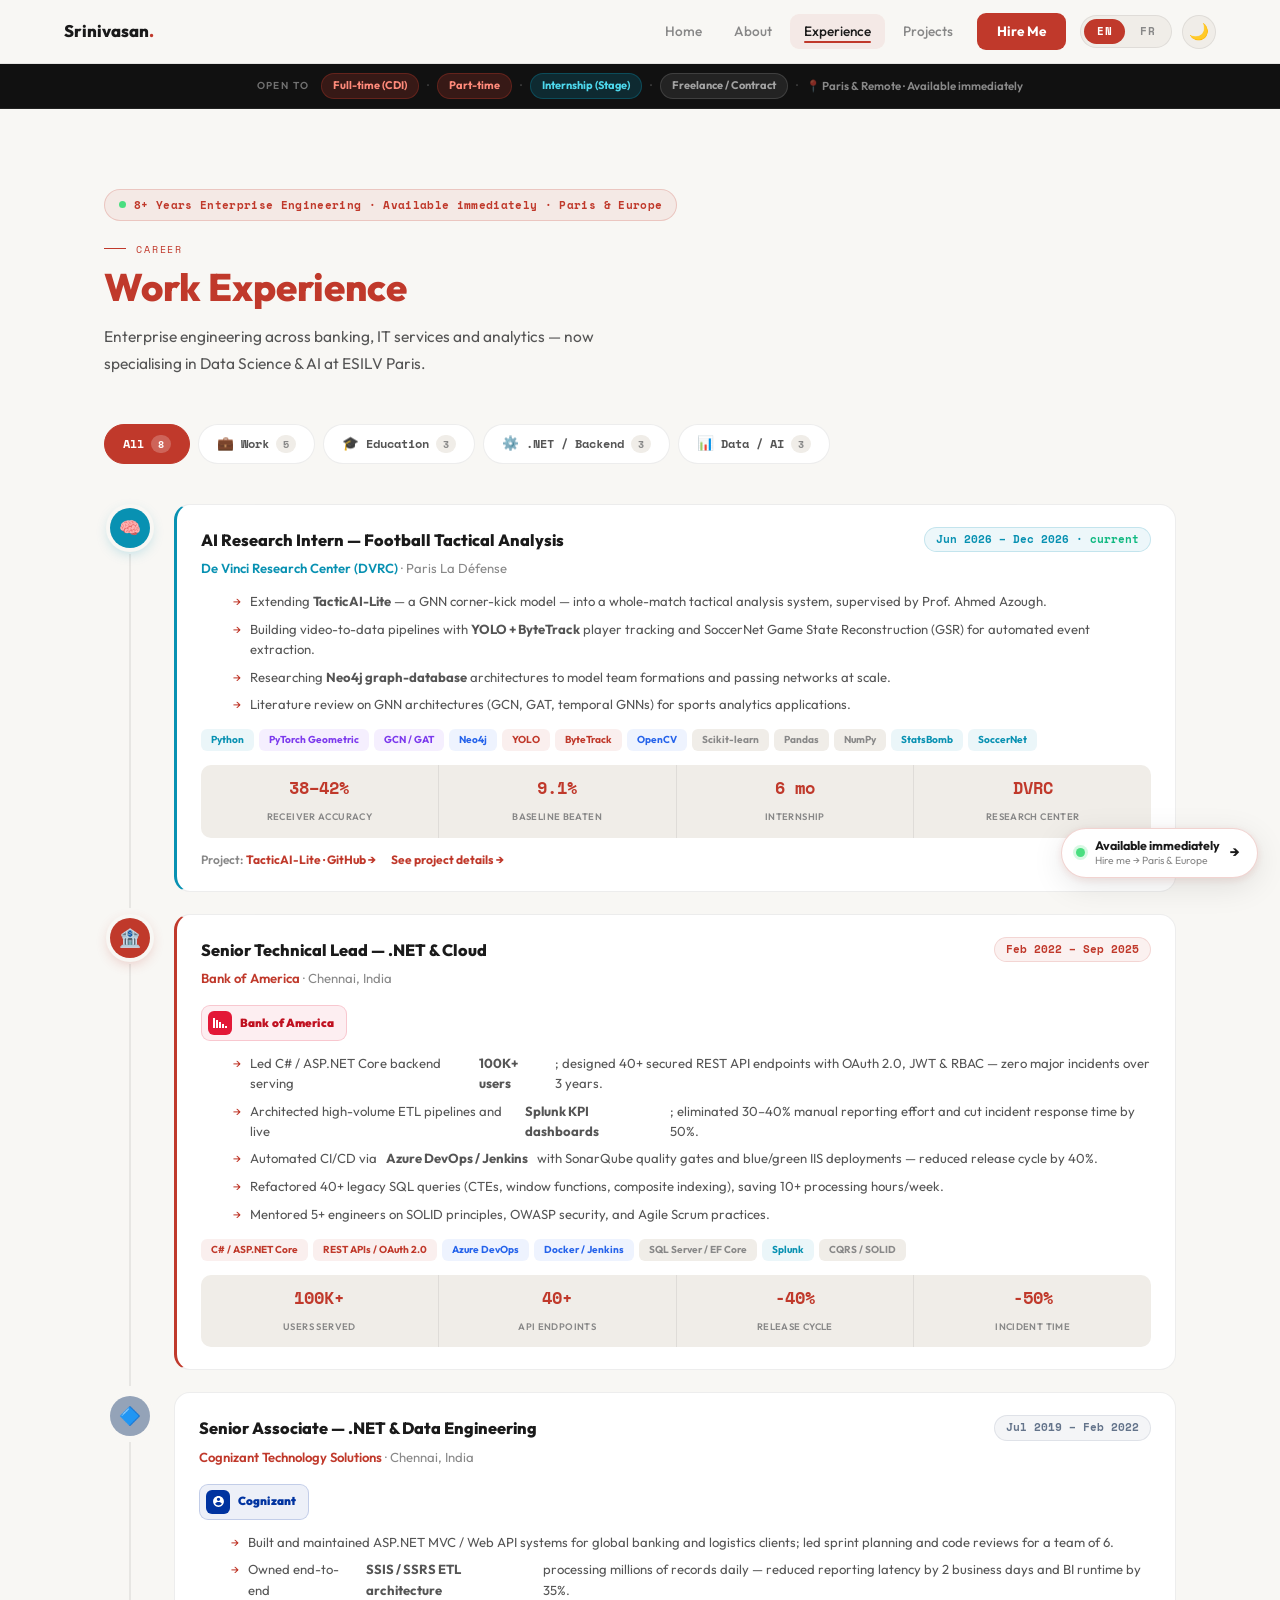
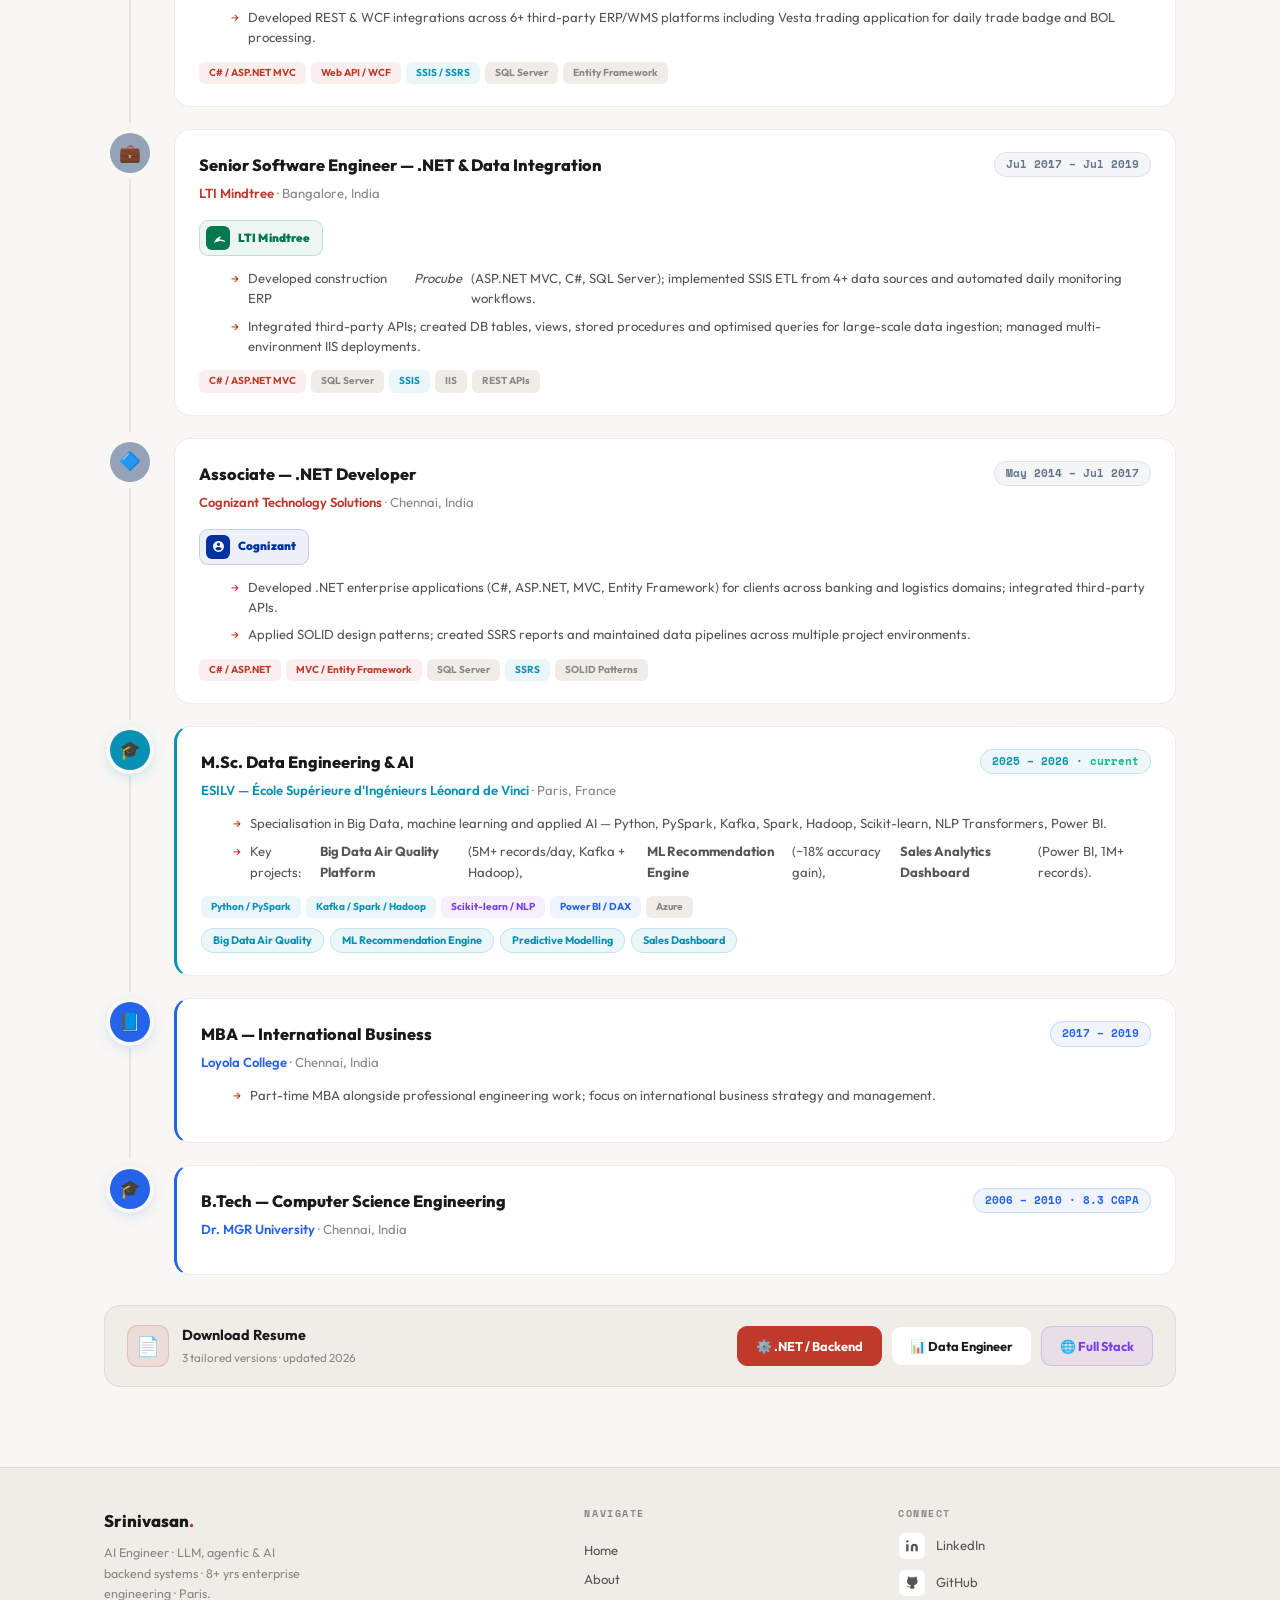
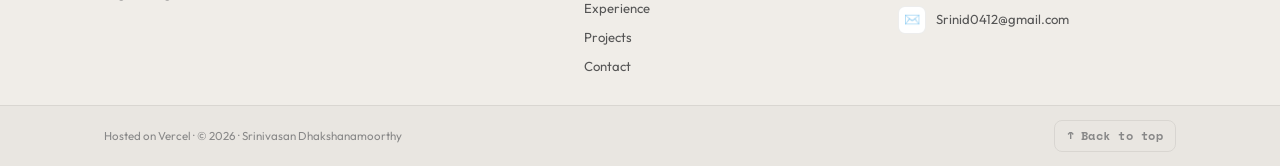
<file: portfolio-static/experience.html>
<!DOCTYPE html>
<html lang="en" id="html-root">
<head>
    <meta charset="utf-8" />
    <meta name="viewport" content="width=device-width, initial-scale=1.0" />
        <title>Experience — Srinivasan Dhakshanamoorthy</title>
    <meta name="description" content="Work experience and education for Srinivasan Dhakshanamoorthy, including Bank of America, Cognizant, LTI Mindtree, and M.Sc. Data Engineering and AI at ESILV Paris." />
    <meta name="author" content="Srinivasan Dhakshanamoorthy" />
    <meta name="robots" content="index,follow" />
    <link rel="canonical" href="https://srinivasand.com/experience" />
    <meta property="og:type" content="website" />
    <meta property="og:title" content="Experience — Srinivasan Dhakshanamoorthy" />
    <meta property="og:description" content="Work experience and education for Srinivasan Dhakshanamoorthy, including Bank of America, Cognizant, LTI Mindtree, and M.Sc. Data Engineering and AI at ESILV Paris." />
    <meta property="og:url" content="https://srinivasand.com/experience" />
    <meta property="og:image" content="https://srinivasand.com/images/profile.jpeg" />
    <meta name="twitter:card" content="summary_large_image" />
    <meta name="twitter:title" content="Experience — Srinivasan Dhakshanamoorthy" />
    <meta name="twitter:description" content="Work experience and education for Srinivasan Dhakshanamoorthy, including Bank of America, Cognizant, LTI Mindtree, and M.Sc. Data Engineering and AI at ESILV Paris." />
    <meta name="twitter:image" content="https://srinivasand.com/images/profile.jpeg" />
    <script type="application/ld+json">
    {
      "@context": "https://schema.org",
      "@type": "Person",
      "name": "Srinivasan Dhakshanamoorthy",
      "jobTitle": "AI Engineer — LLM, Agentic AI and AI Backend",
      "url": "https://srinivasand.com",
      "image": "https://srinivasand.com/images/profile.jpeg",
      "email": "mailto:Srinid0412@gmail.com",
      "address": {
        "@type": "PostalAddress",
        "addressLocality": "Paris",
        "addressCountry": "FR"
      },
      "sameAs": [
        "https://linkedin.com/in/srinivasand04",
        "https://github.com/srinivasand04"
      ],
      "knowsAbout": ["Large Language Models", "Agentic AI", "Claude API", "Graph Neural Networks", "PyTorch", "NLP", "MLOps", "FastAPI", "Python", "PostgreSQL", "ASP.NET Core", "C#", "Azure"]
    }
    </script>
    <link rel="preconnect" href="https://fonts.googleapis.com" />
    <link rel="preconnect" href="https://fonts.gstatic.com" crossorigin />
    <link rel="stylesheet" href="lib/bootstrap.min.css" />
    <link rel="stylesheet" href="css/site.css" />
</head>
<body>
    <a class="skip-link" href="#main-content">Skip to main content</a>

    <!-- ── NAVBAR ── -->
    <nav class="site-nav" id="siteNav">
        <div class="nav-inner">
            <a class="nav-brand" href="index.html">Srinivasan<span>.</span></a>

            <a class="nav-link" href="index.html" id="nav-home">
                <span class="en-text">Home</span>
                <span class="fr-text">Accueil</span>
            </a>
            <a class="nav-link" href="about.html" id="nav-about">
                <span class="en-text">About</span>
                <span class="fr-text">À propos</span>
            </a>
            <a class="nav-link" href="experience.html" id="nav-experience">
                <span class="en-text">Experience</span>
                <span class="fr-text">Expérience</span>
            </a>
            <a class="nav-link" href="projects.html" id="nav-projects">
                <span class="en-text">Projects</span>
                <span class="fr-text">Projets</span>
            </a>

            <a class="nav-link nav-cta" href="about.html#contact">
                <span class="en-text">Hire Me</span>
                <span class="fr-text">Me contacter</span>
            </a>

            <!-- Language toggle -->
            <div class="lang-toggle">
                <button class="lang-btn active" id="btn-en" onclick="setLang('en')">EN</button>
                <button class="lang-btn" id="btn-fr" onclick="setLang('fr')">FR</button>
            </div>

            <!-- Dark mode toggle -->
            <button class="dark-toggle" id="darkToggle" title="Toggle dark mode" aria-label="Toggle dark mode">
                <span class="light-icon">🌙</span>
                <span class="dark-icon">☀️</span>
            </button>

            <!-- Mobile hamburger -->
            <button class="nav-toggle" id="navToggle" aria-label="Menu">
                <span></span><span></span><span></span>
            </button>
        </div>
    </nav>

    <!-- ── ANNOUNCE BAR ── -->
    <div class="announce-bar">
        <span class="ab-label">
            <span class="en-text">OPEN TO</span>
            <span class="fr-text">DISPONIBLE POUR</span>
        </span>
        <span class="ab-pill ab-pill-red">
            <span class="en-text">Full-time (CDI)</span>
            <span class="fr-text">CDI</span>
        </span>
        <span class="ab-sep">·</span>
        <span class="ab-pill ab-pill-red">
            <span class="en-text">Part-time</span>
            <span class="fr-text">Mi-temps</span>
        </span>
        <span class="ab-sep">·</span>
        <span class="ab-pill ab-pill-teal">
            <span class="en-text">Internship (Stage)</span>
            <span class="fr-text">Stage 6 mois</span>
        </span>
        <span class="ab-sep">·</span>
        <span class="ab-pill ab-pill-gray">
            <span class="en-text">Freelance / Contract</span>
            <span class="fr-text">Freelance / Mission</span>
        </span>
        <span class="ab-sep">·</span>
        <span class="ab-loc">
            <span class="en-text">📍 Paris &amp; Remote · Available immediately</span>
            <span class="fr-text">📍 Paris &amp; Remote · Disponible immédiatement</span>
        </span>
    </div>

    <!-- ── CONTENT ── -->
    <main role="main" id="main-content">
        
<style>
.exp-tl { display:flex; flex-direction:column; }
.exp-row { display:grid; grid-template-columns:52px 1fr; gap:0 18px; }
.exp-row.hidden { display:none; }
.exp-marker { display:flex; flex-direction:column; align-items:center; padding-top:4px; }
.exp-dot { width:40px; height:40px; border-radius:50%; display:flex; align-items:center; justify-content:center; font-size:1.1rem; flex-shrink:0; }
.dot-red  { background:var(--accent); box-shadow:0 0 0 4px var(--bg),0 4px 14px rgba(192,57,43,0.3); }
.dot-blue { background:#2563EB; box-shadow:0 0 0 4px var(--bg),0 4px 14px rgba(37,99,235,0.25); }
.dot-gray { background:#94a3b8; box-shadow:0 0 0 4px var(--bg); }
.dot-teal { background:#0891b2; box-shadow:0 0 0 4px var(--bg),0 4px 14px rgba(8,145,178,0.3); }
.exp-line { width:2px; flex:1; background:var(--border); margin:6px 0; min-height:24px; }
.exp-card { background:var(--card); border:1px solid var(--border); border-radius:var(--radius-lg); padding:22px 24px; margin-bottom:22px; transition:box-shadow 0.25s,transform 0.25s; }
.exp-card:hover { box-shadow:0 10px 36px rgba(0,0,0,0.08); transform:translateY(-2px); }
.exp-card-featured { border-left:3px solid var(--accent); }
.exp-card-blue { border-left:3px solid #2563EB; }
.exp-card-teal { border-left:3px solid #0891b2; }
.exp-head { display:flex; align-items:flex-start; justify-content:space-between; flex-wrap:wrap; gap:8px; margin-bottom:5px; }
.exp-role { font-size:1.02rem; font-weight:800; color:var(--text); }
.exp-period { font-size:0.67rem; font-weight:700; font-family:var(--mono); color:var(--accent); background:rgba(192,57,43,0.07); border:1px solid rgba(192,57,43,0.15); border-radius:99px; padding:3px 11px; white-space:nowrap; }
.exp-period-blue { color:#2563EB; background:rgba(37,99,235,0.07); border-color:rgba(37,99,235,0.18); }
.exp-period-gray { color:#64748b; background:rgba(100,116,139,0.07); border-color:rgba(100,116,139,0.15); }
.exp-period-teal { color:#0891b2; background:rgba(8,145,178,0.07); border-color:rgba(8,145,178,0.18); }
.exp-company { font-size:0.82rem; font-weight:600; color:var(--accent); margin-bottom:12px; }
.exp-company span { color:var(--text3); font-weight:400; }
.exp-bullets { list-style:none; display:flex; flex-direction:column; gap:7px; margin-bottom:14px; }
.exp-bullets li { display:flex; gap:9px; font-size:0.82rem; color:var(--text2); line-height:1.55; }
.exp-bullets li::before { content:'→'; color:var(--accent); flex-shrink:0; font-size:0.76rem; margin-top:2px; }
.etags { display:flex; flex-wrap:wrap; gap:5px; }
.etag { font-size:0.63rem; font-weight:700; padding:3px 10px; border-radius:6px; background:var(--bg3); color:var(--text3); }
.etag-r { background:rgba(192,57,43,0.08); color:var(--accent); }
.etag-b { background:rgba(37,99,235,0.08); color:#2563EB; }
.etag-p { background:rgba(124,58,237,0.08); color:#7c3aed; }
.etag-t { background:rgba(8,145,178,0.08); color:#0891b2; }
.impact-row { display:flex; background:var(--bg3); border-radius:10px; overflow:hidden; margin-top:14px; }
.imp-stat { flex:1; text-align:center; padding:10px 6px; border-right:1px solid var(--border); }
.imp-stat:last-child { border-right:none; }
.imp-num { display:block; font-family:var(--mono); font-size:1.05rem; font-weight:700; color:var(--accent); }
.imp-lbl { font-size:0.59rem; color:var(--text3); font-weight:600; text-transform:uppercase; letter-spacing:0.04em; }
.edu-pills { display:flex; flex-wrap:wrap; gap:6px; margin-top:10px; }
.edu-pill { font-size:0.68rem; font-weight:700; padding:3px 11px; border-radius:99px; background:rgba(8,145,178,0.08); color:#0891b2; border:1px solid rgba(8,145,178,0.18); }
/* Filter bar */
.exp-filter { display:flex; gap:8px; flex-wrap:wrap; margin:28px 0 32px; }
.ef-btn { display:inline-flex; align-items:center; gap:7px; padding:8px 18px; border-radius:99px; border:1.5px solid var(--border); background:var(--card); color:var(--text2); font-size:0.78rem; font-weight:700; font-family:var(--mono); cursor:pointer; transition:all 0.2s; user-select:none; }
.ef-btn:hover { border-color:var(--accent); color:var(--accent); }
.ef-btn.active { background:var(--accent); color:#fff; border-color:var(--accent); }
.ef-icon { font-size:0.85rem; }
.ef-count { font-size:0.65rem; font-weight:800; background:rgba(255,255,255,0.22); border-radius:99px; padding:1px 7px; min-width:18px; text-align:center; }
.ef-btn:not(.active) .ef-count { background:var(--bg3); color:var(--text3); }
@media(max-width:640px){ .exp-row{grid-template-columns:34px 1fr;gap:0 12px;} .exp-dot{width:30px;height:30px;font-size:0.9rem;} .ef-btn{padding:6px 13px;font-size:0.72rem;} }
</style>

<section class="section" style="padding-bottom:8px;">
    <div class="avail-badge reveal">
        <span class="avail-dot"></span>
        <span class="en-text">8+ Years Enterprise Engineering · Available immediately · Paris &amp; Europe</span>
        <span class="fr-text">8+ ans expérience entreprise · Disponible · Paris &amp; Europe</span>
    </div>
    <div class="sec-label"><span class="en-text">Career</span><span class="fr-text">Parcours</span></div>
    <h1 class="sec-title"><span class="en-text">Work <span>Experience</span></span><span class="fr-text">Expérience &amp; <span>Formation</span></span></h1>
    <p class="sec-sub"><span class="en-text">Enterprise engineering across banking, IT services and analytics — now specialising in Data Science &amp; AI at ESILV Paris.</span><span class="fr-text">Ingénierie entreprise en banque, IT et analytics — spécialisation Data &amp; IA à l'ESILV Paris.</span></p>

    <div class="exp-filter" id="expFilter">
        <button class="ef-btn active" data-filter="all">
            <span class="en-text">All</span><span class="fr-text">Tout</span>
            <span class="ef-count">8</span>
        </button>
        <button class="ef-btn" data-filter="work">
            <span class="ef-icon">💼</span>
            <span class="en-text">Work</span><span class="fr-text">Emploi</span>
            <span class="ef-count">5</span>
        </button>
        <button class="ef-btn" data-filter="education">
            <span class="ef-icon">🎓</span>
            <span class="en-text">Education</span><span class="fr-text">Formation</span>
            <span class="ef-count">3</span>
        </button>
        <button class="ef-btn" data-filter="net">
            <span class="ef-icon">⚙️</span>
            .NET / Backend
            <span class="ef-count">3</span>
        </button>
        <button class="ef-btn" data-filter="data">
            <span class="ef-icon">📊</span>
            Data / AI
            <span class="ef-count">3</span>
        </button>
    </div>
</section>

<section class="section" style="padding-top:0;">
<div class="exp-tl">

    <div class="exp-row" data-cat="work data">
        <div class="exp-marker"><div class="exp-dot dot-teal">🧠</div><div class="exp-line"></div></div>
        <div class="exp-card exp-card-teal">
            <div class="exp-head">
                <div class="exp-role"><span class="en-text">AI Research Intern — Football Tactical Analysis</span><span class="fr-text">Stagiaire Recherche IA — Analyse Tactique Football</span></div>
                <span class="exp-period exp-period-teal"><span class="en-text">Jun 2026 – Dec 2026</span><span class="fr-text">Juin 2026 – Déc 2026</span> · <span style="color:#10b981;"><span class="en-text">current</span><span class="fr-text">en cours</span></span></span>
            </div>
            <div class="exp-company" style="color:#0891b2;">De Vinci Research Center (DVRC) <span>· Paris La Défense</span></div>
            <ul class="exp-bullets">
                <li><span class="en-text">Extending <strong>TacticAI-Lite</strong> — a GNN corner-kick model — into a whole-match tactical analysis system, supervised by Prof. Ahmed Azough.</span><span class="fr-text">Extension de <strong>TacticAI-Lite</strong> — un modèle GNN de corners — vers un système d'analyse tactique complet, sous la direction du Prof. Ahmed Azough.</span></li>
                <li><span class="en-text">Building video-to-data pipelines with <strong>YOLO + ByteTrack</strong> player tracking and SoccerNet Game State Reconstruction (GSR) for automated event extraction.</span><span class="fr-text">Développement de pipelines vidéo-vers-données avec suivi de joueurs <strong>YOLO + ByteTrack</strong> et SoccerNet GSR pour l'extraction automatisée d'événements.</span></li>
                <li><span class="en-text">Researching <strong>Neo4j graph-database</strong> architectures to model team formations and passing networks at scale.</span><span class="fr-text">Recherche sur des architectures de <strong>base de données graphe Neo4j</strong> pour modéliser les formations et réseaux de passes à grande échelle.</span></li>
                <li><span class="en-text">Literature review on GNN architectures (GCN, GAT, temporal GNNs) for sports analytics applications.</span><span class="fr-text">Revue de littérature sur les architectures GNN (GCN, GAT, GNN temporels) pour l'analytique sportive.</span></li>
            </ul>
            <div class="etags">
                <span class="etag etag-t">Python</span><span class="etag etag-p">PyTorch Geometric</span><span class="etag etag-p">GCN / GAT</span>
                <span class="etag etag-b">Neo4j</span><span class="etag etag-r">YOLO</span><span class="etag etag-r">ByteTrack</span><span class="etag etag-b">OpenCV</span>
                <span class="etag">Scikit-learn</span><span class="etag">Pandas</span><span class="etag">NumPy</span><span class="etag etag-t">StatsBomb</span><span class="etag etag-t">SoccerNet</span>
            </div>
            <div class="impact-row">
                <div class="imp-stat"><span class="imp-num">38–42%</span><span class="imp-lbl">Receiver accuracy</span></div>
                <div class="imp-stat"><span class="imp-num">9.1%</span><span class="imp-lbl">Baseline beaten</span></div>
                <div class="imp-stat"><span class="imp-num">6 mo</span><span class="imp-lbl">Internship</span></div>
                <div class="imp-stat"><span class="imp-num">DVRC</span><span class="imp-lbl">Research center</span></div>
            </div>
            <div style="margin-top:12px;font-size:0.75rem;">
                <span style="color:var(--text3);font-weight:600;"><span class="en-text">Project:</span><span class="fr-text">Projet :</span></span>
                <a href="https://github.com/srinivasand04/tacticai-lite" target="_blank" rel="noopener noreferrer" style="color:var(--accent);font-weight:700;text-decoration:none;">TacticAI-Lite · GitHub →</a>
                <a href="projects.html" style="color:var(--accent);font-weight:700;text-decoration:none;margin-left:12px;"><span class="en-text">See project details →</span><span class="fr-text">Voir le projet →</span></a>
            </div>
        </div>
    </div>

    <div class="exp-row" data-cat="work net">
        <div class="exp-marker"><div class="exp-dot dot-red">🏦</div><div class="exp-line"></div></div>
        <div class="exp-card exp-card-featured">
            <div class="exp-head">
                <div class="exp-role"><span class="en-text">Senior Technical Lead — .NET &amp; Cloud</span><span class="fr-text">Tech Lead Senior — .NET &amp; Cloud</span></div>
                <span class="exp-period">Feb 2022 – Sep 2025</span>
            </div>
            <div class="exp-company">Bank of America <span>· Chennai, India</span></div>
            <div class="comp-logo-badge logo-boa">
                <div class="comp-logo-icon">
                    <svg width="14" height="10" viewBox="0 0 56 40" fill="none">
                        <rect width="8" height="40" fill="#fff"/>
                        <rect x="12" y="8" width="8" height="32" fill="#fff"/>
                        <rect x="24" y="16" width="8" height="24" fill="#fff"/>
                        <rect x="36" y="24" width="8" height="16" fill="#fff"/>
                        <rect x="48" y="32" width="8" height="8" fill="#fff"/>
                    </svg>
                </div>
                <strong>Bank of America</strong>
            </div>
            <ul class="exp-bullets">
                <li>Led C# / ASP.NET Core backend serving <strong>100K+ users</strong>; designed 40+ secured REST API endpoints with OAuth 2.0, JWT &amp; RBAC — zero major incidents over 3 years.</li>
                <li>Architected high-volume ETL pipelines and live <strong>Splunk KPI dashboards</strong>; eliminated 30–40% manual reporting effort and cut incident response time by 50%.</li>
                <li>Automated CI/CD via <strong>Azure DevOps / Jenkins</strong> with SonarQube quality gates and blue/green IIS deployments — reduced release cycle by 40%.</li>
                <li>Refactored 40+ legacy SQL queries (CTEs, window functions, composite indexing), saving 10+ processing hours/week.</li>
                <li>Mentored 5+ engineers on SOLID principles, OWASP security, and Agile Scrum practices.</li>
            </ul>
            <div class="etags">
                <span class="etag etag-r">C# / ASP.NET Core</span><span class="etag etag-r">REST APIs / OAuth 2.0</span>
                <span class="etag etag-b">Azure DevOps</span><span class="etag etag-b">Docker / Jenkins</span>
                <span class="etag">SQL Server / EF Core</span><span class="etag etag-t">Splunk</span><span class="etag">CQRS / SOLID</span>
            </div>
            <div class="impact-row">
                <div class="imp-stat"><span class="imp-num">100K+</span><span class="imp-lbl">Users served</span></div>
                <div class="imp-stat"><span class="imp-num">40+</span><span class="imp-lbl">API endpoints</span></div>
                <div class="imp-stat"><span class="imp-num">-40%</span><span class="imp-lbl">Release cycle</span></div>
                <div class="imp-stat"><span class="imp-num">-50%</span><span class="imp-lbl">Incident time</span></div>
            </div>
        </div>
    </div>

    <div class="exp-row" data-cat="work net">
        <div class="exp-marker"><div class="exp-dot dot-gray">🔷</div><div class="exp-line"></div></div>
        <div class="exp-card">
            <div class="exp-head">
                <div class="exp-role"><span class="en-text">Senior Associate — .NET &amp; Data Engineering</span><span class="fr-text">Senior Associate — .NET &amp; Data</span></div>
                <span class="exp-period exp-period-gray">Jul 2019 – Feb 2022</span>
            </div>
            <div class="exp-company">Cognizant Technology Solutions <span>· Chennai, India</span></div>
            <div class="comp-logo-badge logo-cgn">
                <div class="comp-logo-icon">
                    <svg width="13" height="13" viewBox="0 0 24 24" fill="none">
                        <path d="M12 2C6.48 2 2 6.48 2 12s4.48 10 10 10 10-4.48 10-10S17.52 2 12 2zm0 3c1.66 0 3 1.34 3 3s-1.34 3-3 3-3-1.34-3-3 1.34-3 3-3zm0 14.2c-2.5 0-4.71-1.28-6-3.22.03-1.99 4-3.08 6-3.08 1.99 0 5.97 1.09 6 3.08-1.29 1.94-3.5 3.22-6 3.22z" fill="#fff"/>
                    </svg>
                </div>
                <strong>Cognizant</strong>
            </div>
            <ul class="exp-bullets">
                <li>Built and maintained ASP.NET MVC / Web API systems for global banking and logistics clients; led sprint planning and code reviews for a team of 6.</li>
                <li>Owned end-to-end <strong>SSIS / SSRS ETL architecture</strong> processing millions of records daily — reduced reporting latency by 2 business days and BI runtime by 35%.</li>
                <li>Developed REST &amp; WCF integrations across 6+ third-party ERP/WMS platforms including Vesta trading application for daily trade badge and BOL processing.</li>
            </ul>
            <div class="etags">
                <span class="etag etag-r">C# / ASP.NET MVC</span><span class="etag etag-r">Web API / WCF</span>
                <span class="etag etag-t">SSIS / SSRS</span><span class="etag">SQL Server</span><span class="etag">Entity Framework</span>
            </div>
        </div>
    </div>

    <div class="exp-row" data-cat="work net">
        <div class="exp-marker"><div class="exp-dot dot-gray">💼</div><div class="exp-line"></div></div>
        <div class="exp-card">
            <div class="exp-head">
                <div class="exp-role"><span class="en-text">Senior Software Engineer — .NET &amp; Data Integration</span><span class="fr-text">Ingénieur Senior — .NET &amp; Intégration</span></div>
                <span class="exp-period exp-period-gray">Jul 2017 – Jul 2019</span>
            </div>
            <div class="exp-company">LTI Mindtree <span>· Bangalore, India</span></div>
            <div class="comp-logo-badge logo-lti">
                <div class="comp-logo-icon">
                    <svg width="13" height="13" viewBox="0 0 24 24" fill="none">
                        <path d="M17 8C8 10 5.9 16.17 3.82 19.49L5.71 20l1-2.3A4.49 4.49 0 0 0 8 18c4 0 4-2 8-2s4 2 8 2v-2c-4 0-4-2-8-2a9.93 9.93 0 0 0-2.09.22C14.2 12.16 15.05 10.44 17 8z" fill="#fff"/>
                    </svg>
                </div>
                <strong>LTI Mindtree</strong>
            </div>
            <ul class="exp-bullets">
                <li>Developed construction ERP <em>Procube</em> (ASP.NET MVC, C#, SQL Server); implemented SSIS ETL from 4+ data sources and automated daily monitoring workflows.</li>
                <li>Integrated third-party APIs; created DB tables, views, stored procedures and optimised queries for large-scale data ingestion; managed multi-environment IIS deployments.</li>
            </ul>
            <div class="etags">
                <span class="etag etag-r">C# / ASP.NET MVC</span><span class="etag">SQL Server</span>
                <span class="etag etag-t">SSIS</span><span class="etag">IIS</span><span class="etag">REST APIs</span>
            </div>
        </div>
    </div>

    <div class="exp-row" data-cat="work">
        <div class="exp-marker"><div class="exp-dot dot-gray">🔷</div><div class="exp-line"></div></div>
        <div class="exp-card">
            <div class="exp-head">
                <div class="exp-role"><span class="en-text">Associate — .NET Developer</span><span class="fr-text">Associate — Développeur .NET</span></div>
                <span class="exp-period exp-period-gray">May 2014 – Jul 2017</span>
            </div>
            <div class="exp-company">Cognizant Technology Solutions <span>· Chennai, India</span></div>
            <div class="comp-logo-badge logo-cgn">
                <div class="comp-logo-icon">
                    <svg width="13" height="13" viewBox="0 0 24 24" fill="none">
                        <path d="M12 2C6.48 2 2 6.48 2 12s4.48 10 10 10 10-4.48 10-10S17.52 2 12 2zm0 3c1.66 0 3 1.34 3 3s-1.34 3-3 3-3-1.34-3-3 1.34-3 3-3zm0 14.2c-2.5 0-4.71-1.28-6-3.22.03-1.99 4-3.08 6-3.08 1.99 0 5.97 1.09 6 3.08-1.29 1.94-3.5 3.22-6 3.22z" fill="#fff"/>
                    </svg>
                </div>
                <strong>Cognizant</strong>
            </div>
            <ul class="exp-bullets">
                <li>Developed .NET enterprise applications (C#, ASP.NET, MVC, Entity Framework) for clients across banking and logistics domains; integrated third-party APIs.</li>
                <li>Applied SOLID design patterns; created SSRS reports and maintained data pipelines across multiple project environments.</li>
            </ul>
            <div class="etags">
                <span class="etag etag-r">C# / ASP.NET</span><span class="etag etag-r">MVC / Entity Framework</span>
                <span class="etag">SQL Server</span><span class="etag etag-t">SSRS</span><span class="etag">SOLID Patterns</span>
            </div>
        </div>
    </div>

    <div class="exp-row" data-cat="education data">
        <div class="exp-marker"><div class="exp-dot dot-teal">🎓</div><div class="exp-line"></div></div>
        <div class="exp-card exp-card-teal">
            <div class="exp-head">
                <div class="exp-role">M.Sc. Data Engineering &amp; AI</div>
                <span class="exp-period exp-period-teal">2025 – 2026 · <span style="color:#10b981;">current</span></span>
            </div>
            <div class="exp-company" style="color:#0891b2;">ESILV — École Supérieure d'Ingénieurs Léonard de Vinci <span>· Paris, France</span></div>
            <ul class="exp-bullets">
                <li>Specialisation in Big Data, machine learning and applied AI — Python, PySpark, Kafka, Spark, Hadoop, Scikit-learn, NLP Transformers, Power BI.</li>
                <li>Key projects: <strong>Big Data Air Quality Platform</strong> (5M+ records/day, Kafka + Hadoop), <strong>ML Recommendation Engine</strong> (~18% accuracy gain), <strong>Sales Analytics Dashboard</strong> (Power BI, 1M+ records).</li>
            </ul>
            <div class="etags">
                <span class="etag etag-t">Python / PySpark</span><span class="etag etag-t">Kafka / Spark / Hadoop</span>
                <span class="etag etag-p">Scikit-learn / NLP</span><span class="etag etag-b">Power BI / DAX</span><span class="etag">Azure</span>
            </div>
            <div class="edu-pills">
                <span class="edu-pill">Big Data Air Quality</span>
                <span class="edu-pill">ML Recommendation Engine</span>
                <span class="edu-pill">Predictive Modelling</span>
                <span class="edu-pill">Sales Dashboard</span>
            </div>
        </div>
    </div>

    <div class="exp-row" data-cat="education data">
        <div class="exp-marker"><div class="exp-dot dot-blue">📘</div><div class="exp-line"></div></div>
        <div class="exp-card exp-card-blue">
            <div class="exp-head">
                <div class="exp-role">MBA — International Business</div>
                <span class="exp-period exp-period-blue">2017 – 2019</span>
            </div>
            <div class="exp-company" style="color:#2563EB;">Loyola College <span>· Chennai, India</span></div>
            <ul class="exp-bullets">
                <li>Part-time MBA alongside professional engineering work; focus on international business strategy and management.</li>
            </ul>
        </div>
    </div>

    <div class="exp-row" data-cat="education">
        <div class="exp-marker"><div class="exp-dot dot-blue">🎓</div></div>
        <div class="exp-card exp-card-blue">
            <div class="exp-head">
                <div class="exp-role">B.Tech — Computer Science Engineering</div>
                <span class="exp-period exp-period-blue">2006 – 2010 · 8.3 CGPA</span>
            </div>
            <div class="exp-company" style="color:#2563EB;">Dr. MGR University <span>· Chennai, India</span></div>
        </div>
    </div>

</div>

<div class="cv-strip reveal" style="margin-top:8px;">
    <div class="cv-left">
        <div class="cv-icon">📄</div>
        <div>
            <div class="cv-label"><span class="en-text">Download Resume</span><span class="fr-text">Télécharger le CV</span></div>
            <div class="cv-sub"><span class="en-text">3 tailored versions · updated 2026</span><span class="fr-text">3 versions · mis à jour 2026</span></div>
        </div>
    </div>
    <div class="cv-btns">
        <a href="/CV/CV_Srinivasan_NET_EN.pdf" class="cv-btn cv-btn-en" download>⚙️ .NET / Backend</a>
        <a href="/CV/Intern_Srinivasan_Data_EN.pdf" class="cv-btn cv-btn-fr" download>📊 Data Engineer</a>
        <a href="/CV/Intern_Srinivasan_FullStack_EN.pdf" class="cv-btn" style="background:rgba(124,58,237,0.08);color:#7c3aed;border:1.5px solid rgba(124,58,237,0.2);" download>🌐 Full Stack</a>
    </div>
</div>
</section>

<script>
document.addEventListener("DOMContentLoaded", function () {
    var filterBar = document.getElementById("expFilter");
    if (!filterBar) return;

    filterBar.addEventListener("click", function (e) {
        var btn = e.target.closest(".ef-btn");
        if (!btn) return;

        var cat = btn.getAttribute("data-filter") || "all";

        // Update active button
        filterBar.querySelectorAll(".ef-btn").forEach(function (b) {
            b.classList.remove("active");
        });
        btn.classList.add("active");

        // Show / hide rows
        document.querySelectorAll(".exp-row").forEach(function (row) {
            var cats = (row.getAttribute("data-cat") || "").split(" ");
            if (cat === "all" || cats.indexOf(cat) !== -1) {
                row.style.display = "";
            } else {
                row.style.display = "none";
            }
        });
    });
});
</script>

    </main>

    <!-- ── STICKY CTA ── -->
    <a class="sticky-cta" href="about.html#contact">
        <span class="sticky-dot"></span>
        <span class="sticky-text">
            <strong>
                <span class="en-text">Available immediately</span>
                <span class="fr-text">Disponible · Juin 2026</span>
            </strong>
            <span class="sticky-sub">
                <span class="en-text">Hire me → Paris &amp; Europe</span>
                <span class="fr-text">Me contacter → Paris &amp; Europe</span>
            </span>
        </span>
        <span class="sticky-arrow">→</span>
    </a>

    <!-- ── FOOTER ── -->
    <footer class="site-footer">
        <div class="footer-main">

            <!-- Brand + tagline -->
            <div class="footer-col-brand">
                <div class="footer-brand">Srinivasan<span>.</span></div>
                <p class="footer-tagline">
                    <span class="en-text">AI Engineer · LLM, agentic &amp; AI backend systems · 8+ yrs enterprise engineering · Paris.</span>
                    <span class="fr-text">Ingénieur IA · LLM, agents &amp; backend IA · 8+ ans d'ingénierie entreprise · Paris.</span>
                </p>
            </div>

            <!-- Quick nav -->
            <nav class="footer-col-nav">
                <h4><span class="en-text">Navigate</span><span class="fr-text">Navigation</span></h4>
                <a href="index.html"><span class="en-text">Home</span><span class="fr-text">Accueil</span></a>
                <a href="about.html"><span class="en-text">About</span><span class="fr-text">À propos</span></a>
                <a href="experience.html"><span class="en-text">Experience</span><span class="fr-text">Expérience</span></a>
                <a href="projects.html"><span class="en-text">Projects</span><span class="fr-text">Projets</span></a>
                <a href="about.html#contact"><span class="en-text">Contact</span><span class="fr-text">Contact</span></a>
            </nav>

            <!-- Social links -->
            <div class="footer-col-social">
                <h4><span class="en-text">Connect</span><span class="fr-text">Me contacter</span></h4>
                <div class="footer-social-list">
                    <a href="https://linkedin.com/in/srinivasand04" target="_blank" rel="noopener noreferrer" class="footer-social-item">
                        <span class="footer-social-icon-wrap">
                            <svg width="14" height="14" viewBox="0 0 24 24" fill="currentColor"><path d="M16 8a6 6 0 0 1 6 6v7h-4v-7a2 2 0 0 0-2-2 2 2 0 0 0-2 2v7h-4v-7a6 6 0 0 1 6-6zM2 9h4v12H2z"/><circle cx="4" cy="4" r="2"/></svg>
                        </span>
                        LinkedIn
                    </a>
                    <a href="https://github.com/srinivasand04" target="_blank" rel="noopener noreferrer" class="footer-social-item">
                        <span class="footer-social-icon-wrap">
                            <svg width="14" height="14" viewBox="0 0 24 24" fill="currentColor"><path d="M9 19c-5 1.5-5-2.5-7-3m14 6v-3.87a3.37 3.37 0 0 0-.94-2.61c3.14-.35 6.44-1.54 6.44-7A5.44 5.44 0 0 0 20 4.77 5.07 5.07 0 0 0 19.91 1S18.73.65 16 2.48a13.38 13.38 0 0 0-7 0C6.27.65 5.09 1 5.09 1A5.07 5.07 0 0 0 5 4.77a5.44 5.44 0 0 0-1.5 3.78c0 5.42 3.3 6.61 6.44 7A3.37 3.37 0 0 0 9 18.13V22"/></svg>
                        </span>
                        GitHub
                    </a>
                    <a href="mailto:Srinid0412@gmail.com" class="footer-social-item">
                        <span class="footer-social-icon-wrap">✉️</span>
                        Srinid0412@gmail.com
                    </a>
                </div>
            </div>
        </div>

        <!-- Bottom bar -->
        <div class="footer-bottom-bar">
            <div class="footer-bottom-inner">
                <span class="footer-copy">
                    <span class="en-text">Hosted on Vercel · © <span class="cur-year">2026</span> · Srinivasan Dhakshanamoorthy</span>
                    <span class="fr-text">Hébergé sur Vercel · © <span class="cur-year">2026</span> · Srinivasan Dhakshanamoorthy</span>
                </span>
                <button class="back-to-top" id="backToTop" onclick="window.scrollTo({top:0,behavior:'smooth'})">
                    ↑ <span class="en-text">Back to top</span><span class="fr-text">Haut de page</span>
                </button>
            </div>
        </div>
    </footer>

    <script src="lib/jquery.min.js"></script>
    <script src="lib/bootstrap.bundle.min.js"></script>
    <script src="js/site.js"></script>

    <script>
        // ── Navbar scroll shadow
        const nav = document.getElementById('siteNav');
        window.addEventListener('scroll', () => nav.classList.toggle('scrolled', window.scrollY > 20));

        // ── Active nav link
        const path = window.location.pathname.toLowerCase();
        if (path === '/' || path.includes('index'))   document.getElementById('nav-home')?.classList.add('active');
        if (path.includes('about'))                    document.getElementById('nav-about')?.classList.add('active');
        if (path.includes('experience'))               document.getElementById('nav-experience')?.classList.add('active');
        if (path.includes('projects'))                 document.getElementById('nav-projects')?.classList.add('active');

        // ── Mobile toggle
        const toggle = document.getElementById('navToggle');
        if (toggle) {
            toggle.addEventListener('click', () => nav.classList.toggle('mobile-open'));
        }

        // ── Language toggle
        function setLang(lang) {
            document.body.classList.toggle('lang-fr', lang === 'fr');
            document.getElementById('html-root').setAttribute('lang', lang);
            document.getElementById('btn-en').classList.toggle('active', lang === 'en');
            document.getElementById('btn-fr').classList.toggle('active', lang === 'fr');
            localStorage.setItem('lang', lang);
        }
        const saved = localStorage.getItem('lang');
        if (saved === 'fr') setLang('fr');

        // ── Dark mode toggle
        const htmlRoot = document.getElementById('html-root');
        const darkToggle = document.getElementById('darkToggle');
        function setDark(on) {
            htmlRoot.classList.toggle('dark', on);
            localStorage.setItem('theme', on ? 'dark' : 'light');
        }
        if (darkToggle) darkToggle.addEventListener('click', () => setDark(!htmlRoot.classList.contains('dark')));
        const savedTheme = localStorage.getItem('theme');
        if (savedTheme === 'dark') setDark(true);

        // ── Scroll reveal
        const observer = new IntersectionObserver(entries => {
            entries.forEach(e => { if (e.isIntersecting) { e.target.classList.add('visible'); observer.unobserve(e.target); } });
        }, { threshold: 0.1 });
        document.querySelectorAll('.reveal').forEach(el => observer.observe(el));
    </script>

    
    <script>document.querySelectorAll('.cur-year').forEach(e=>e.textContent=new Date().getFullYear());</script>
</body>
</html>
</file>
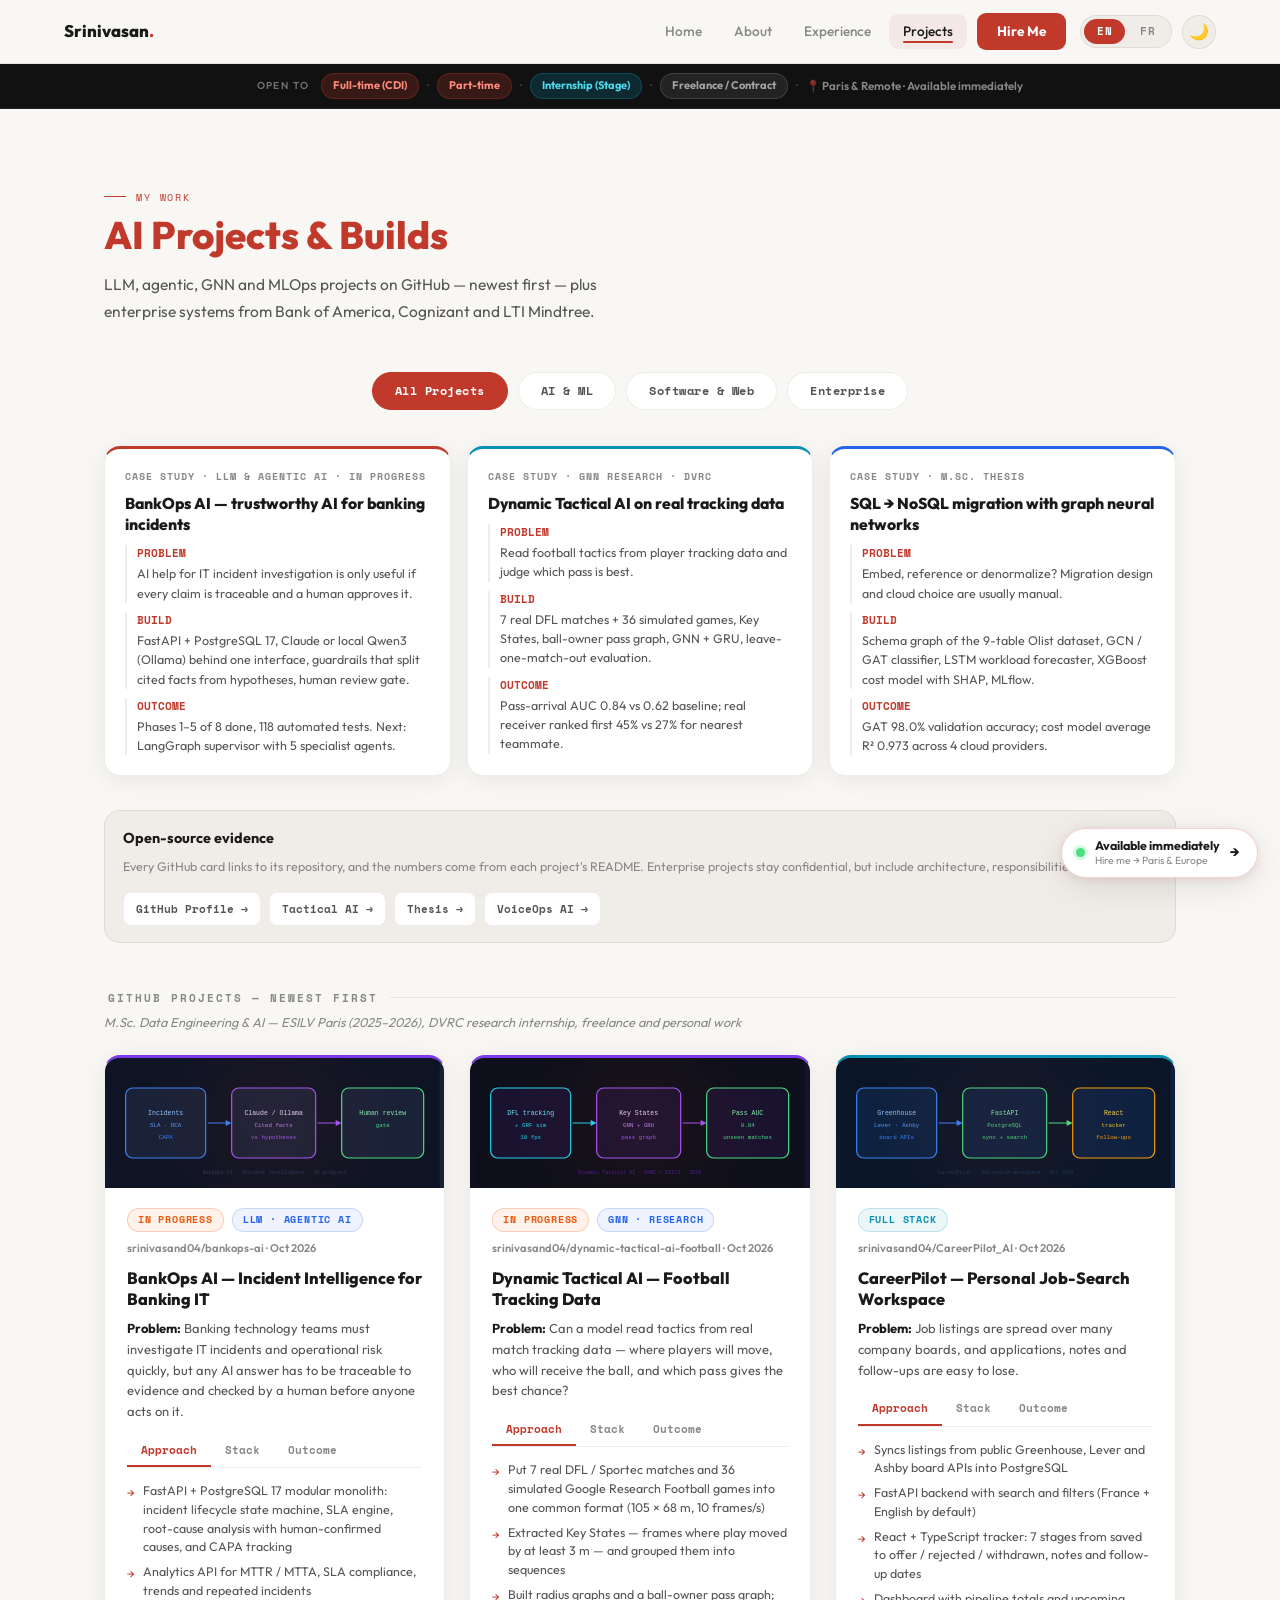
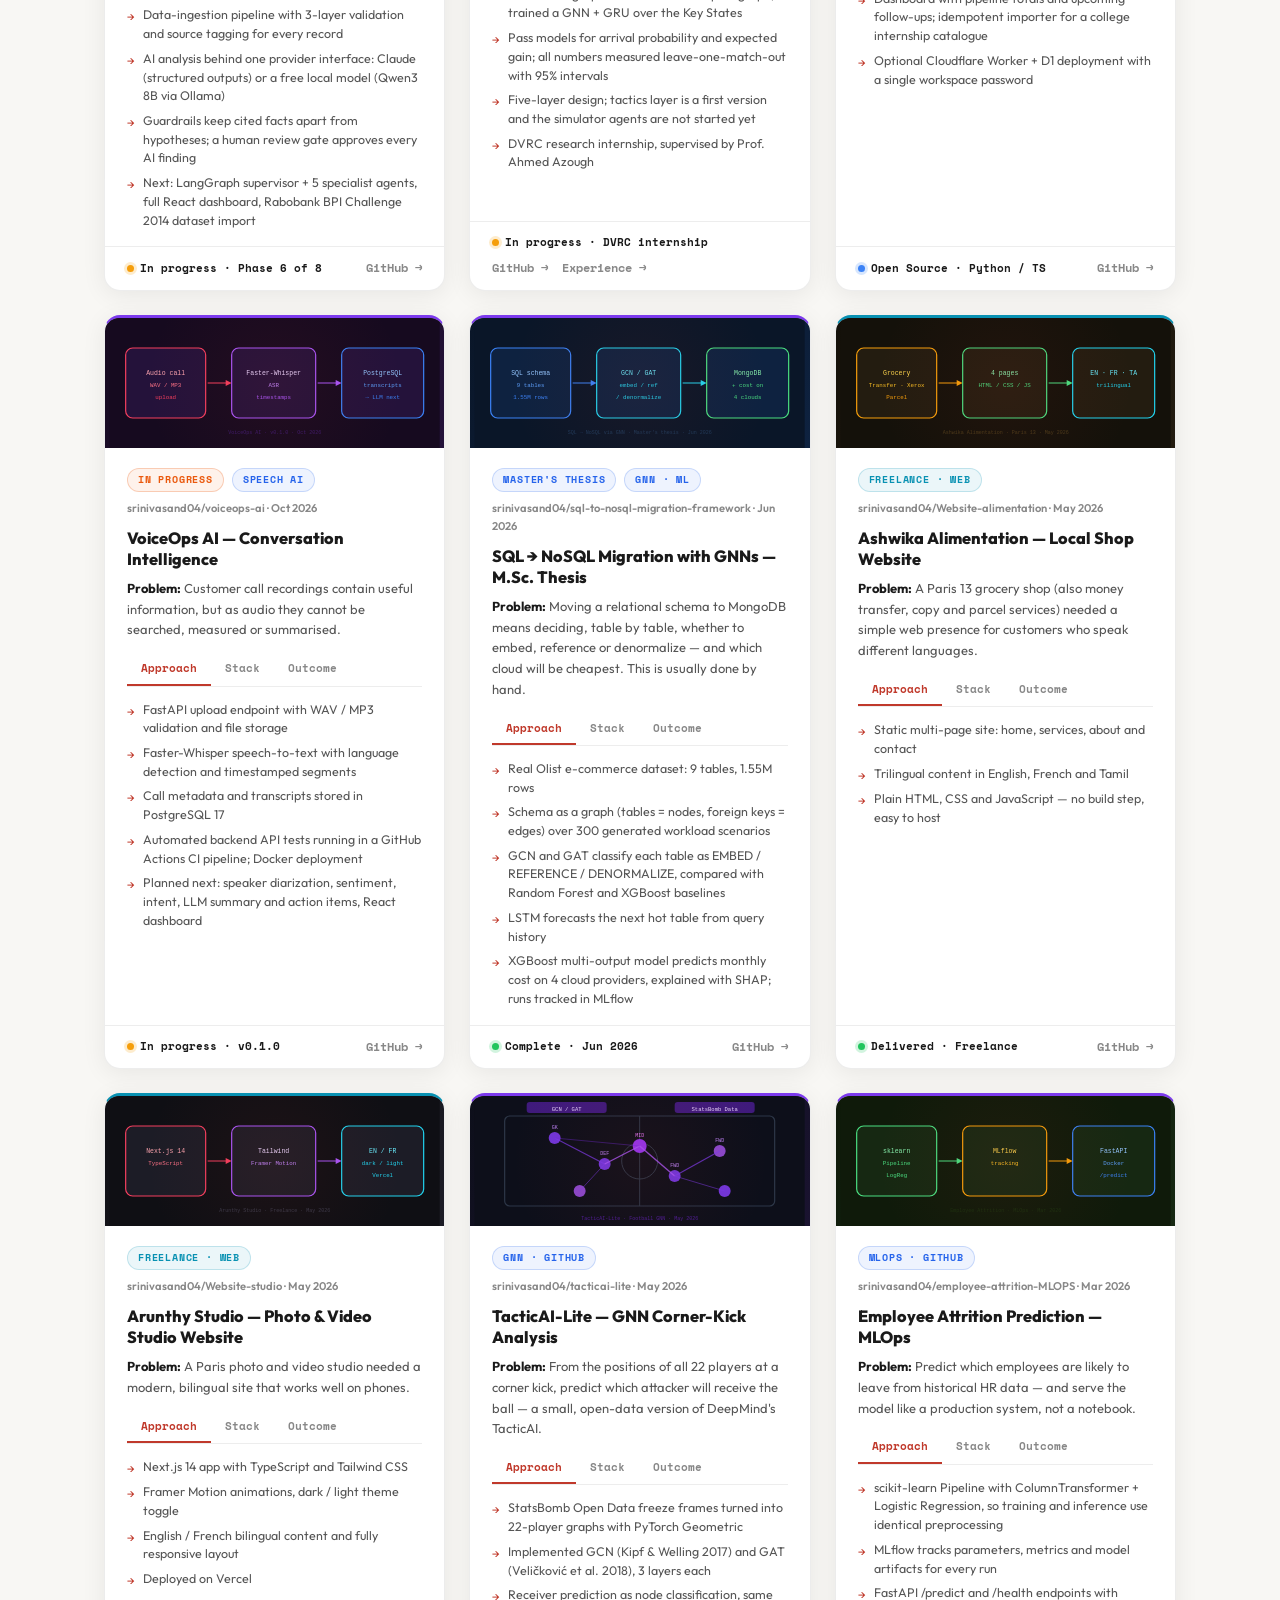
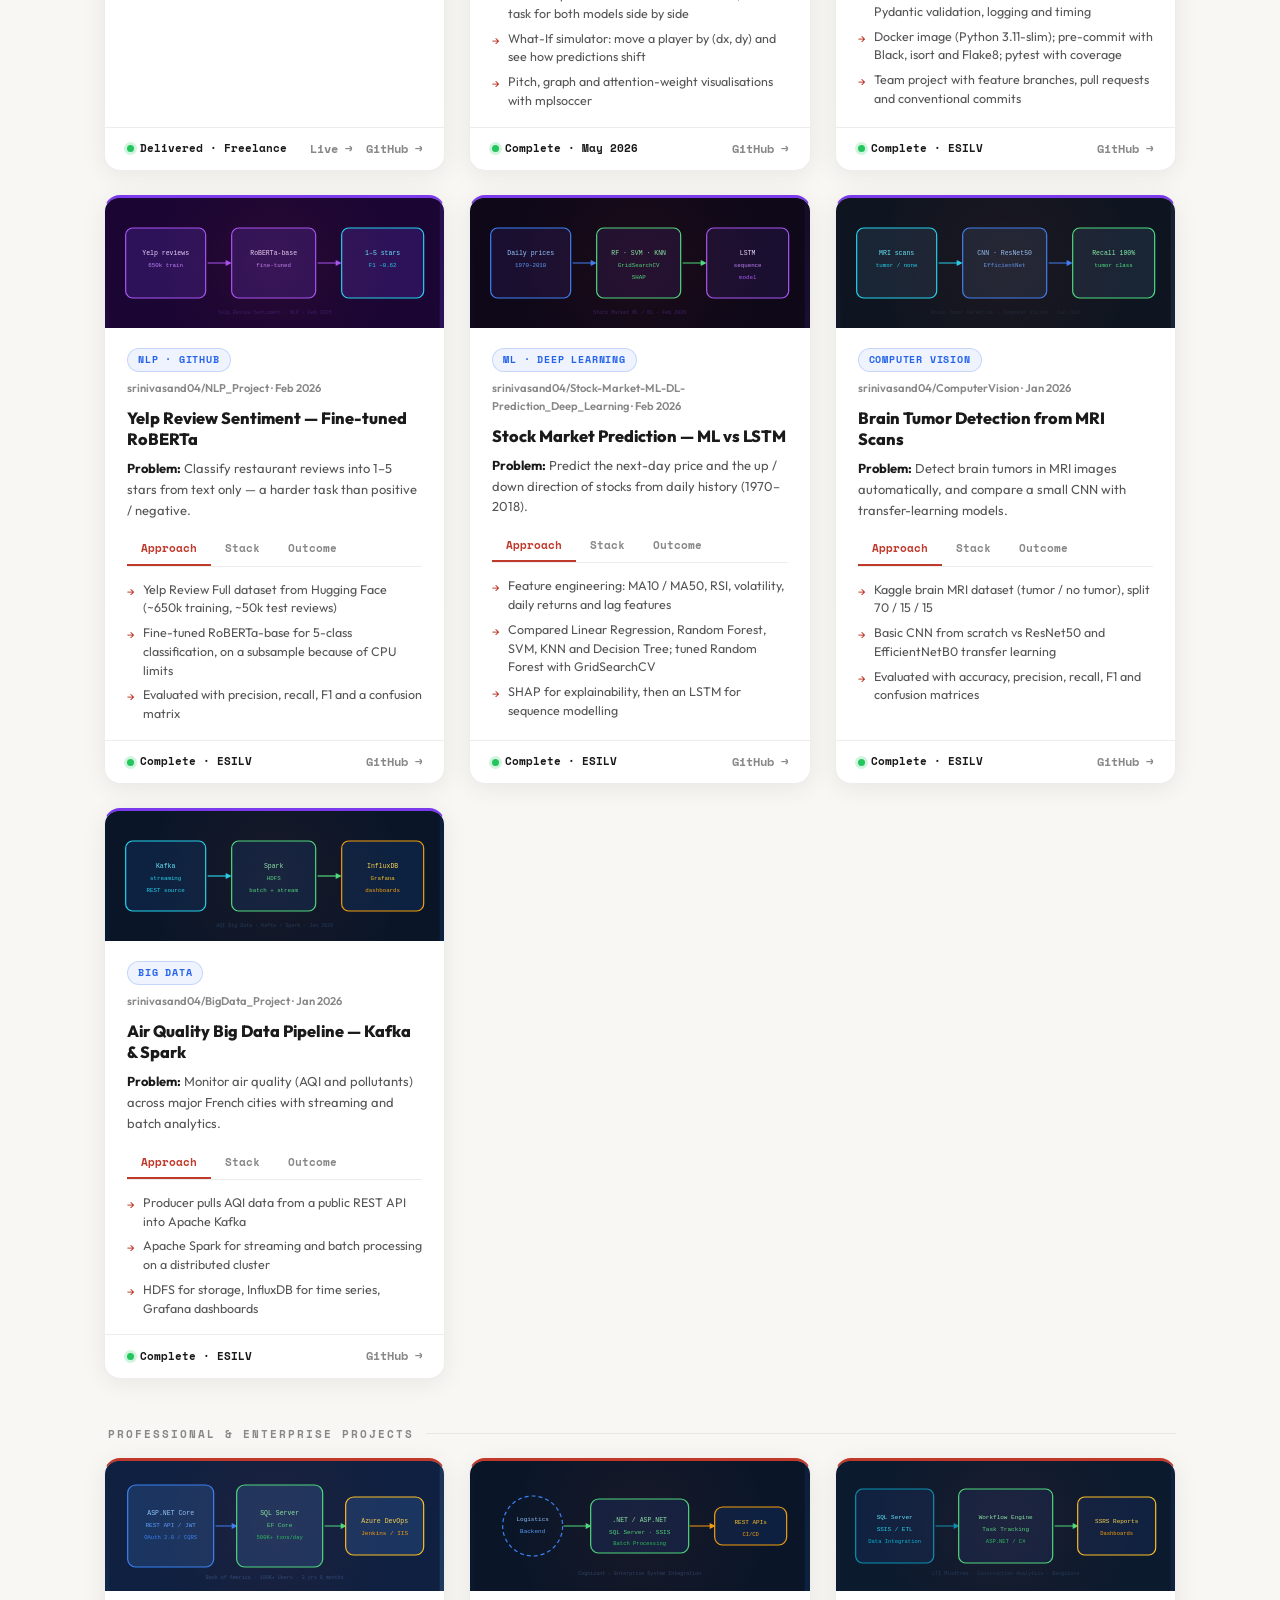
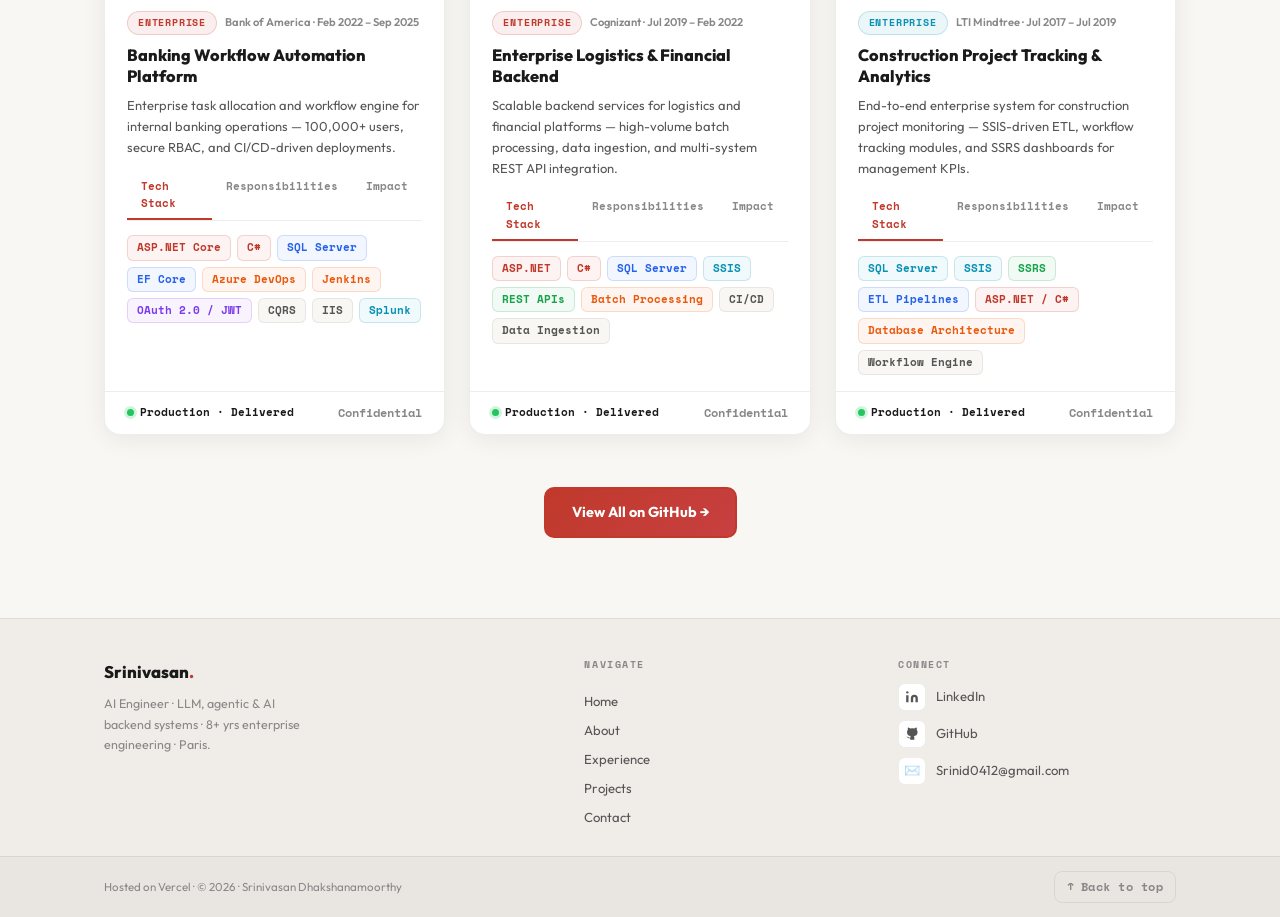
<file: portfolio-static/projects.html>
<!DOCTYPE html>
<html lang="en" id="html-root">
<head>
    <meta charset="utf-8" />
    <meta name="viewport" content="width=device-width, initial-scale=1.0" />
        <title>Projects — Srinivasan Dhakshanamoorthy</title>
    <meta name="description" content="AI projects by Srinivasan Dhakshanamoorthy: LLM incident intelligence with guardrails, GNN research on football tracking data, speech AI, MLOps, NLP and computer vision, plus enterprise .NET systems." />
    <meta name="author" content="Srinivasan Dhakshanamoorthy" />
    <meta name="robots" content="index,follow" />
    <link rel="canonical" href="https://srinivasand.com/projects" />
    <meta property="og:type" content="website" />
    <meta property="og:title" content="Projects — Srinivasan Dhakshanamoorthy" />
    <meta property="og:description" content="AI projects by Srinivasan Dhakshanamoorthy: LLM incident intelligence with guardrails, GNN research on football tracking data, speech AI, MLOps, NLP and computer vision, plus enterprise .NET systems." />
    <meta property="og:url" content="https://srinivasand.com/projects" />
    <meta property="og:image" content="https://srinivasand.com/images/profile.jpeg" />
    <meta name="twitter:card" content="summary_large_image" />
    <meta name="twitter:title" content="Projects — Srinivasan Dhakshanamoorthy" />
    <meta name="twitter:description" content="AI projects by Srinivasan Dhakshanamoorthy: LLM incident intelligence with guardrails, GNN research on football tracking data, speech AI, MLOps, NLP and computer vision, plus enterprise .NET systems." />
    <meta name="twitter:image" content="https://srinivasand.com/images/profile.jpeg" />
    <script type="application/ld+json">
    {
      "@context": "https://schema.org",
      "@type": "Person",
      "name": "Srinivasan Dhakshanamoorthy",
      "jobTitle": "AI Engineer — LLM, Agentic AI and AI Backend",
      "url": "https://srinivasand.com",
      "image": "https://srinivasand.com/images/profile.jpeg",
      "email": "mailto:Srinid0412@gmail.com",
      "address": {
        "@type": "PostalAddress",
        "addressLocality": "Paris",
        "addressCountry": "FR"
      },
      "sameAs": [
        "https://linkedin.com/in/srinivasand04",
        "https://github.com/srinivasand04"
      ],
      "knowsAbout": ["Large Language Models", "Agentic AI", "Claude API", "Graph Neural Networks", "PyTorch", "NLP", "MLOps", "FastAPI", "Python", "PostgreSQL", "ASP.NET Core", "C#", "Azure"]
    }
    </script>
    <link rel="preconnect" href="https://fonts.googleapis.com" />
    <link rel="preconnect" href="https://fonts.gstatic.com" crossorigin />
    <link rel="stylesheet" href="lib/bootstrap.min.css" />
    <link rel="stylesheet" href="css/site.css" />
</head>
<body>
    <a class="skip-link" href="#main-content">Skip to main content</a>

    <!-- ── NAVBAR ── -->
    <nav class="site-nav" id="siteNav">
        <div class="nav-inner">
            <a class="nav-brand" href="index.html">Srinivasan<span>.</span></a>

            <a class="nav-link" href="index.html" id="nav-home">
                <span class="en-text">Home</span>
                <span class="fr-text">Accueil</span>
            </a>
            <a class="nav-link" href="about.html" id="nav-about">
                <span class="en-text">About</span>
                <span class="fr-text">À propos</span>
            </a>
            <a class="nav-link" href="experience.html" id="nav-experience">
                <span class="en-text">Experience</span>
                <span class="fr-text">Expérience</span>
            </a>
            <a class="nav-link" href="projects.html" id="nav-projects">
                <span class="en-text">Projects</span>
                <span class="fr-text">Projets</span>
            </a>

            <a class="nav-link nav-cta" href="about.html#contact">
                <span class="en-text">Hire Me</span>
                <span class="fr-text">Me contacter</span>
            </a>

            <!-- Language toggle -->
            <div class="lang-toggle">
                <button class="lang-btn active" id="btn-en" onclick="setLang('en')">EN</button>
                <button class="lang-btn" id="btn-fr" onclick="setLang('fr')">FR</button>
            </div>

            <!-- Dark mode toggle -->
            <button class="dark-toggle" id="darkToggle" title="Toggle dark mode" aria-label="Toggle dark mode">
                <span class="light-icon">🌙</span>
                <span class="dark-icon">☀️</span>
            </button>

            <!-- Mobile hamburger -->
            <button class="nav-toggle" id="navToggle" aria-label="Menu">
                <span></span><span></span><span></span>
            </button>
        </div>
    </nav>

    <!-- ── ANNOUNCE BAR ── -->
    <div class="announce-bar">
        <span class="ab-label">
            <span class="en-text">OPEN TO</span>
            <span class="fr-text">DISPONIBLE POUR</span>
        </span>
        <span class="ab-pill ab-pill-red">
            <span class="en-text">Full-time (CDI)</span>
            <span class="fr-text">CDI</span>
        </span>
        <span class="ab-sep">·</span>
        <span class="ab-pill ab-pill-red">
            <span class="en-text">Part-time</span>
            <span class="fr-text">Mi-temps</span>
        </span>
        <span class="ab-sep">·</span>
        <span class="ab-pill ab-pill-teal">
            <span class="en-text">Internship (Stage)</span>
            <span class="fr-text">Stage 6 mois</span>
        </span>
        <span class="ab-sep">·</span>
        <span class="ab-pill ab-pill-gray">
            <span class="en-text">Freelance / Contract</span>
            <span class="fr-text">Freelance / Mission</span>
        </span>
        <span class="ab-sep">·</span>
        <span class="ab-loc">
            <span class="en-text">📍 Paris &amp; Remote · Available immediately</span>
            <span class="fr-text">📍 Paris &amp; Remote · Disponible immédiatement</span>
        </span>
    </div>

    <!-- ── CONTENT ── -->
    <main role="main" id="main-content">
        
<style>
.proj-filter { display:flex; gap:10px; flex-wrap:wrap; justify-content:center; margin-bottom:36px; }
.pf-btn { padding:8px 22px; border-radius:99px; border:1.5px solid var(--border); background:var(--card); color:var(--text2); font-size:0.78rem; font-weight:700; font-family:var(--mono); cursor:pointer; transition:all 0.2s; letter-spacing:.5px; }
.pf-btn:hover,.pf-btn.active { background:var(--accent); color:#fff; border-color:var(--accent); }

.proj-cat-label { font-size:0.7rem; font-weight:800; font-family:var(--mono); letter-spacing:2px; text-transform:uppercase; color:var(--text3); margin:48px 0 18px; padding-left:4px; display:flex; align-items:center; gap:12px; }
.proj-cat-label::after { content:""; flex:1; height:1px; background:var(--border); }

.projects-grid { display:grid; grid-template-columns:repeat(auto-fill,minmax(340px,1fr)); gap:24px; }

.project-card { background:var(--card); border:1px solid var(--border); border-radius:var(--radius-lg); overflow:hidden; transition:box-shadow 0.25s,transform 0.25s; display:flex; flex-direction:column; }
.project-card:hover { box-shadow:0 16px 48px rgba(0,0,0,0.10); transform:translateY(-4px); }
.project-card.professional { border-top:3px solid var(--accent); }
.project-card.academic { border-top:3px solid #2563EB; }

.project-card.ai { border-top:3px solid #7c3aed; }
.project-card.sw { border-top:3px solid #0891b2; }
.badge-wip { background:rgba(234,88,12,0.08); color:#ea580c; border:1px solid rgba(234,88,12,0.25); }
.dot-amber { background:#f59e0b; box-shadow:0 0 0 3px rgba(245,158,11,0.2); }
.proj-cat-sub { font-size:0.8rem; color:var(--text3); margin:-10px 0 22px; font-style:italic; }
.proj-desc strong { color:var(--text); }
@media (max-width: 420px) { .projects-grid { grid-template-columns:1fr; } }
.project-banner { height:130px; display:flex; align-items:center; justify-content:center; overflow:hidden; }

.project-body { padding:20px 22px 16px; flex:1; display:flex; flex-direction:column; }
.project-meta { display:flex; align-items:center; gap:8px; margin-bottom:10px; flex-wrap:wrap; }
.proj-badge { font-size:0.62rem; font-weight:800; font-family:var(--mono); letter-spacing:.8px; padding:3px 10px; border-radius:99px; }
.badge-pro { background:rgba(192,57,43,0.08); color:var(--accent); border:1px solid rgba(192,57,43,0.2); }
.badge-aca { background:rgba(37,99,235,0.08); color:#2563EB; border:1px solid rgba(37,99,235,0.2); }
.badge-teal { background:rgba(8,145,178,0.08); color:#0891b2; border:1px solid rgba(8,145,178,0.2); }
.proj-company { font-size:0.7rem; color:var(--text3); font-weight:600; }

.proj-title { font-size:1.02rem; font-weight:800; color:var(--text); margin-bottom:8px; line-height:1.3; }
.proj-desc { font-size:0.81rem; color:var(--text2); line-height:1.6; margin-bottom:14px; }

.proj-tabs { display:flex; gap:0; border-bottom:1px solid var(--border); margin-bottom:14px; }
.proj-tab { font-size:0.68rem; font-weight:700; font-family:var(--mono); padding:6px 14px; cursor:pointer; color:var(--text3); border-bottom:2px solid transparent; transition:all 0.2s; }
.proj-tab:hover { color:var(--text); }
.proj-tab.active { color:var(--accent); border-bottom-color:var(--accent); }
.proj-tab-content { display:none; }
.proj-tab-content.active { display:block; }

.tech-pills { display:flex; flex-wrap:wrap; gap:6px; }
.tech-pill { font-size:0.67rem; font-weight:700; padding:3px 9px; border-radius:6px; background:var(--bg); border:1px solid var(--border); color:var(--text2); font-family:var(--mono); }
.tp-red { background:rgba(192,57,43,0.06); color:var(--accent); border-color:rgba(192,57,43,0.18); }
.tp-blue { background:rgba(37,99,235,0.06); color:#2563EB; border-color:rgba(37,99,235,0.18); }
.tp-green { background:rgba(22,163,74,0.06); color:#16A34A; border-color:rgba(22,163,74,0.18); }
.tp-purple { background:rgba(147,51,234,0.06); color:#7c3aed; border-color:rgba(147,51,234,0.18); }
.tp-teal { background:rgba(8,145,178,0.06); color:#0891b2; border-color:rgba(8,145,178,0.18); }
.tp-orange { background:rgba(234,88,12,0.06); color:#ea580c; border-color:rgba(234,88,12,0.18); }

.resp-list { list-style:none; display:flex; flex-direction:column; gap:6px; margin:0; padding:0; }
.resp-list li { font-size:0.78rem; color:var(--text2); display:flex; gap:8px; line-height:1.5; }
.resp-list li::before { content:"→"; color:var(--accent); flex-shrink:0; font-size:0.72rem; margin-top:2px; }

.impact-pills { display:flex; flex-wrap:wrap; gap:7px; }
.impact-pill { font-size:0.72rem; font-weight:700; padding:4px 12px; border-radius:99px; background:rgba(22,163,74,0.08); color:#16A34A; border:1px solid rgba(22,163,74,0.2); }

.proj-footer { display:flex; align-items:center; justify-content:space-between; padding:12px 22px; border-top:1px solid var(--border); margin-top:auto; gap:8px; flex-wrap:wrap; }
.proj-status { font-size:0.67rem; font-weight:700; font-family:var(--mono); display:flex; align-items:center; gap:6px; }
.status-dot { width:7px; height:7px; border-radius:50%; }
.dot-green { background:#22c55e; box-shadow:0 0 0 3px rgba(34,197,94,0.2); }
.dot-blue { background:#3b82f6; box-shadow:0 0 0 3px rgba(59,130,246,0.2); }
.project-link { font-size:0.72rem; font-weight:700; color:var(--text3); text-decoration:none; font-family:var(--mono); transition:color 0.2s; display:flex; align-items:center; gap:4px; }
.project-link:hover { color:var(--accent); }
</style>

<section class="section">
    <div class="sec-label"><span class="en-text">My Work</span><span class="fr-text">Mes réalisations</span></div>
    <h1 class="sec-title"><span class="en-text">AI Projects &amp; <span>Builds</span></span><span class="fr-text">Projets IA &amp; <span>Réalisations</span></span></h1>
    <p class="sec-sub"><span class="en-text">LLM, agentic, GNN and MLOps projects on GitHub — newest first — plus enterprise systems from Bank of America, Cognizant and LTI Mindtree.</span><span class="fr-text">Projets LLM, agents IA, GNN et MLOps sur GitHub — du plus récent au plus ancien — et systèmes entreprise chez Bank of America, Cognizant et LTI Mindtree.</span></p>

    <div class="proj-filter">
        <button class="pf-btn active" onclick="filterProj('all',this)"><span class="en-text">All Projects</span><span class="fr-text">Tous</span></button>
        <button class="pf-btn" onclick="filterProj('ai',this)"><span class="en-text">AI &amp; ML</span><span class="fr-text">IA &amp; ML</span></button>
        <button class="pf-btn" onclick="filterProj('software',this)"><span class="en-text">Software &amp; Web</span><span class="fr-text">Logiciel &amp; Web</span></button>
        <button class="pf-btn" onclick="filterProj('professional',this)"><span class="en-text">Enterprise</span><span class="fr-text">Entreprise</span></button>
    </div>

    <div class="case-grid reveal" aria-label="Featured case studies">
        <article class="case-card">
            <div class="case-label">Case Study · LLM &amp; Agentic AI · In progress</div>
            <div class="case-title">BankOps AI — trustworthy AI for banking incidents</div>
            <div class="case-flow">
                <div><strong>Problem</strong><span>AI help for IT incident investigation is only useful if every claim is traceable and a human approves it.</span></div>
                <div><strong>Build</strong><span>FastAPI + PostgreSQL 17, Claude or local Qwen3 (Ollama) behind one interface, guardrails that split cited facts from hypotheses, human review gate.</span></div>
                <div><strong>Outcome</strong><span>Phases 1–5 of 8 done, 118 automated tests. Next: LangGraph supervisor with 5 specialist agents.</span></div>
            </div>
        </article>
        <article class="case-card">
            <div class="case-label">Case Study · GNN Research · DVRC</div>
            <div class="case-title">Dynamic Tactical AI on real tracking data</div>
            <div class="case-flow">
                <div><strong>Problem</strong><span>Read football tactics from player tracking data and judge which pass is best.</span></div>
                <div><strong>Build</strong><span>7 real DFL matches + 36 simulated games, Key States, ball-owner pass graph, GNN + GRU, leave-one-match-out evaluation.</span></div>
                <div><strong>Outcome</strong><span>Pass-arrival AUC 0.84 vs 0.62 baseline; real receiver ranked first 45% vs 27% for nearest teammate.</span></div>
            </div>
        </article>
        <article class="case-card">
            <div class="case-label">Case Study · M.Sc. Thesis</div>
            <div class="case-title">SQL → NoSQL migration with graph neural networks</div>
            <div class="case-flow">
                <div><strong>Problem</strong><span>Embed, reference or denormalize? Migration design and cloud choice are usually manual.</span></div>
                <div><strong>Build</strong><span>Schema graph of the 9-table Olist dataset, GCN / GAT classifier, LSTM workload forecaster, XGBoost cost model with SHAP, MLflow.</span></div>
                <div><strong>Outcome</strong><span>GAT 98.0% validation accuracy; cost model average R² 0.973 across 4 cloud providers.</span></div>
            </div>
        </article>
    </div>

    <div class="evidence-strip reveal">
        <div class="evidence-copy">
            <strong>Open-source evidence</strong>
            <span>Every GitHub card links to its repository, and the numbers come from each project's README. Enterprise projects stay confidential, but include architecture, responsibilities, and impact.</span>
        </div>
        <div class="evidence-links">
            <a class="evidence-link" href="https://github.com/srinivasand04" target="_blank" rel="noopener noreferrer">GitHub Profile →</a>
            <a class="evidence-link" href="https://github.com/srinivasand04/dynamic-tactical-ai-football" target="_blank" rel="noopener noreferrer">Tactical AI →</a>
            <a class="evidence-link" href="https://github.com/srinivasand04/sql-to-nosql-migration-framework" target="_blank" rel="noopener noreferrer">Thesis →</a>
            <a class="evidence-link" href="https://github.com/srinivasand04/voiceops-ai" target="_blank" rel="noopener noreferrer">VoiceOps AI →</a>
        </div>
    </div>


    <h3 class="proj-cat-label" id="cat-gh">GitHub Projects — newest first</h3>
    <p class="proj-cat-sub" id="cat-gh-sub">M.Sc. Data Engineering &amp; AI — ESILV Paris (2025–2026), DVRC research internship, freelance and personal work</p>
    <div class="projects-grid">

        <!-- BankOps AI — Incident Intelligence for Banking IT -->
        <div class="project-card ai reveal" data-cat="ai">
            <div class="project-banner" style="background:linear-gradient(135deg,#0f1424,#1a2238);">
                <svg viewBox="0 0 330 130" width="100%" height="100%" role="img" aria-label="BankOps AI · Incident Intelligence · In progress">
                    <rect width="330" height="130" fill="#0f1424"/>
                    <rect x="16" y="30" width="80" height="70" rx="7" fill="#1a2238" stroke="#3b82f6" stroke-width="1.2"/>
                    <text x="56" y="57" font-family="monospace" font-size="6.5" fill="#93c5fd" text-anchor="middle">Incidents</text>
                    <text x="56" y="69" font-family="monospace" font-size="5.8" fill="#5b9df7" text-anchor="middle">SLA · RCA</text>
                    <text x="56" y="81" font-family="monospace" font-size="5.8" fill="#3b82f6" text-anchor="middle">CAPA</text>
                    <line x1="98" y1="65" x2="118" y2="65" stroke="#3b82f6" stroke-width="1.2"/><polygon points="116,62 122,65 116,68" fill="#3b82f6"/>
                    <rect x="122" y="30" width="84" height="70" rx="7" fill="#1a2238" stroke="#a855f7" stroke-width="1.2"/>
                    <text x="164" y="57" font-family="monospace" font-size="6.5" fill="#e9d5ff" text-anchor="middle">Claude / Ollama</text>
                    <text x="164" y="69" font-family="monospace" font-size="5.8" fill="#c084fc" text-anchor="middle">Cited facts</text>
                    <text x="164" y="81" font-family="monospace" font-size="5.8" fill="#a855f7" text-anchor="middle">vs hypotheses</text>
                    <line x1="208" y1="65" x2="228" y2="65" stroke="#a855f7" stroke-width="1.2"/><polygon points="226,62 232,65 226,68" fill="#a855f7"/>
                    <rect x="232" y="30" width="82" height="70" rx="7" fill="#1a2238" stroke="#4ade80" stroke-width="1.2"/>
                    <text x="273" y="57" font-family="monospace" font-size="6.5" fill="#86efac" text-anchor="middle">Human review</text>
                    <text x="273" y="69" font-family="monospace" font-size="5.8" fill="#4ade80" text-anchor="middle">gate</text>
                    <text x="165" y="116" font-family="monospace" font-size="5" fill="#2a3a5a" text-anchor="middle">BankOps AI · Incident Intelligence · In progress</text>
                </svg>
            </div>
            <div class="project-body">
                <div class="project-meta">
                    <span class="proj-badge badge-wip">IN PROGRESS</span>
                    <span class="proj-badge badge-aca">LLM · AGENTIC AI</span>
                    <span class="proj-company">srinivasand04/bankops-ai · Oct 2026</span>
                </div>
                <div class="proj-title">BankOps AI — Incident Intelligence for Banking IT</div>
                <div class="proj-desc"><strong>Problem:</strong> Banking technology teams must investigate IT incidents and operational risk quickly, but any AI answer has to be traceable to evidence and checked by a human before anyone acts on it.</div>
                <div class="proj-tabs">
                    <div class="proj-tab active" onclick="switchTab(this,'bankops-a')">Approach</div>
                    <div class="proj-tab" onclick="switchTab(this,'bankops-s')">Stack</div>
                    <div class="proj-tab" onclick="switchTab(this,'bankops-o')">Outcome</div>
                </div>
                <div id="bankops-a" class="proj-tab-content active"><ul class="resp-list">
                    <li>FastAPI + PostgreSQL 17 modular monolith: incident lifecycle state machine, SLA engine, root-cause analysis with human-confirmed causes, and CAPA tracking</li>
                    <li>Analytics API for MTTR / MTTA, SLA compliance, trends and repeated incidents</li>
                    <li>Data-ingestion pipeline with 3-layer validation and source tagging for every record</li>
                    <li>AI analysis behind one provider interface: Claude (structured outputs) or a free local model (Qwen3 8B via Ollama)</li>
                    <li>Guardrails keep cited facts apart from hypotheses; a human review gate approves every AI finding</li>
                    <li>Next: LangGraph supervisor + 5 specialist agents, full React dashboard, Rabobank BPI Challenge 2014 dataset import</li>
                </ul></div>
                <div id="bankops-s" class="proj-tab-content"><div class="tech-pills">
                    <span class="tech-pill tp-green">Python</span><span class="tech-pill tp-green">FastAPI</span><span class="tech-pill tp-purple">Claude API</span><span class="tech-pill tp-purple">Ollama · Qwen3</span><span class="tech-pill tp-purple">LangGraph (next)</span><span class="tech-pill tp-blue">PostgreSQL 17</span><span class="tech-pill tp-blue">pgvector</span><span class="tech-pill tp-blue">SQLAlchemy 2</span><span class="tech-pill">Alembic</span><span class="tech-pill tp-teal">React</span><span class="tech-pill tp-teal">TypeScript</span><span class="tech-pill tp-teal">Tailwind</span><span class="tech-pill tp-orange">Docker Compose</span><span class="tech-pill">pytest</span>
                </div></div>
                <div id="bankops-o" class="proj-tab-content"><div class="impact-pills">
                    <span class="impact-pill">118 automated tests</span><span class="impact-pill">Phases 1–5 of 8 done</span><span class="impact-pill">2 LLM providers, 1 interface</span><span class="impact-pill">Human-in-the-loop review</span><span class="impact-pill">Synthetic data only</span>
                </div></div>
            </div>
            <div class="proj-footer">
                <div class="proj-status"><div class="status-dot dot-amber"></div>In progress · Phase 6 of 8</div>
                <a class="project-link" href="https://github.com/srinivasand04/bankops-ai" target="_blank" rel="noopener noreferrer">GitHub →</a>
            </div>
        </div>

        <!-- Dynamic Tactical AI — Football Tracking Data -->
        <div class="project-card ai reveal" data-cat="ai">
            <div class="project-banner" style="background:linear-gradient(135deg,#0d0f1a,#1a1330);">
                <svg viewBox="0 0 330 130" width="100%" height="100%" role="img" aria-label="Dynamic Tactical AI · DVRC / ESILV · 2026">
                    <rect width="330" height="130" fill="#0d0f1a"/>
                    <rect x="16" y="30" width="80" height="70" rx="7" fill="#1a1330" stroke="#22d3ee" stroke-width="1.2"/>
                    <text x="56" y="57" font-family="monospace" font-size="6.5" fill="#67e8f9" text-anchor="middle">DFL tracking</text>
                    <text x="56" y="69" font-family="monospace" font-size="5.8" fill="#22d3ee" text-anchor="middle">+ GRF sim</text>
                    <text x="56" y="81" font-family="monospace" font-size="5.8" fill="#22d3ee" text-anchor="middle">10 fps</text>
                    <line x1="98" y1="65" x2="118" y2="65" stroke="#22d3ee" stroke-width="1.2"/><polygon points="116,62 122,65 116,68" fill="#22d3ee"/>
                    <rect x="122" y="30" width="84" height="70" rx="7" fill="#1a1330" stroke="#a855f7" stroke-width="1.2"/>
                    <text x="164" y="57" font-family="monospace" font-size="6.5" fill="#e9d5ff" text-anchor="middle">Key States</text>
                    <text x="164" y="69" font-family="monospace" font-size="5.8" fill="#c084fc" text-anchor="middle">GNN + GRU</text>
                    <text x="164" y="81" font-family="monospace" font-size="5.8" fill="#a855f7" text-anchor="middle">pass graph</text>
                    <line x1="208" y1="65" x2="228" y2="65" stroke="#a855f7" stroke-width="1.2"/><polygon points="226,62 232,65 226,68" fill="#a855f7"/>
                    <rect x="232" y="30" width="82" height="70" rx="7" fill="#1a1330" stroke="#4ade80" stroke-width="1.2"/>
                    <text x="273" y="57" font-family="monospace" font-size="6.5" fill="#86efac" text-anchor="middle">Pass AUC</text>
                    <text x="273" y="69" font-family="monospace" font-size="5.8" fill="#4ade80" text-anchor="middle">0.84</text>
                    <text x="273" y="81" font-family="monospace" font-size="5.8" fill="#4ade80" text-anchor="middle">unseen matches</text>
                    <text x="165" y="116" font-family="monospace" font-size="5" fill="#4c1d95" text-anchor="middle">Dynamic Tactical AI · DVRC / ESILV · 2026</text>
                </svg>
            </div>
            <div class="project-body">
                <div class="project-meta">
                    <span class="proj-badge badge-wip">IN PROGRESS</span>
                    <span class="proj-badge badge-aca">GNN · RESEARCH</span>
                    <span class="proj-company">srinivasand04/dynamic-tactical-ai-football · Oct 2026</span>
                </div>
                <div class="proj-title">Dynamic Tactical AI — Football Tracking Data</div>
                <div class="proj-desc"><strong>Problem:</strong> Can a model read tactics from real match tracking data — where players will move, who will receive the ball, and which pass gives the best chance?</div>
                <div class="proj-tabs">
                    <div class="proj-tab active" onclick="switchTab(this,'dta-a')">Approach</div>
                    <div class="proj-tab" onclick="switchTab(this,'dta-s')">Stack</div>
                    <div class="proj-tab" onclick="switchTab(this,'dta-o')">Outcome</div>
                </div>
                <div id="dta-a" class="proj-tab-content active"><ul class="resp-list">
                    <li>Put 7 real DFL / Sportec matches and 36 simulated Google Research Football games into one common format (105 × 68 m, 10 frames/s)</li>
                    <li>Extracted Key States — frames where play moved by at least 3 m — and grouped them into sequences</li>
                    <li>Built radius graphs and a ball-owner pass graph; trained a GNN + GRU over the Key States</li>
                    <li>Pass models for arrival probability and expected gain; all numbers measured leave-one-match-out with 95% intervals</li>
                    <li>Five-layer design; tactics layer is a first version and the simulator agents are not started yet</li>
                    <li>DVRC research internship, supervised by Prof. Ahmed Azough</li>
                </ul></div>
                <div id="dta-s" class="proj-tab-content"><div class="tech-pills">
                    <span class="tech-pill tp-green">Python</span><span class="tech-pill tp-purple">PyTorch</span><span class="tech-pill tp-purple">Graph Neural Networks</span><span class="tech-pill tp-purple">GRU</span><span class="tech-pill tp-blue">Google Research Football</span><span class="tech-pill tp-green">Pandas</span><span class="tech-pill tp-green">NumPy</span><span class="tech-pill tp-orange">Docker</span>
                </div></div>
                <div id="dta-o" class="proj-tab-content"><div class="impact-pills">
                    <span class="impact-pill">Pass-arrival AUC 0.84 (baseline 0.62)</span><span class="impact-pill">Real receiver ranked 1st: 45% (nearest teammate 27%)</span><span class="impact-pill">Player movement error 1.11 m (baseline 1.51 m)</span><span class="impact-pill">Tested on unseen matches</span>
                </div></div>
            </div>
            <div class="proj-footer">
                <div class="proj-status"><div class="status-dot dot-amber"></div>In progress · DVRC internship</div>
                <div style="display:flex;gap:14px;"><a class="project-link" href="https://github.com/srinivasand04/dynamic-tactical-ai-football" target="_blank" rel="noopener noreferrer">GitHub →</a><a class="project-link" href="experience.html">Experience →</a></div>
            </div>
        </div>

        <!-- CareerPilot — Personal Job-Search Workspace -->
        <div class="project-card sw reveal" data-cat="software">
            <div class="project-banner" style="background:linear-gradient(135deg,#0a1628,#0e2240);">
                <svg viewBox="0 0 330 130" width="100%" height="100%" role="img" aria-label="CareerPilot · Job-search workspace · Oct 2026">
                    <rect width="330" height="130" fill="#0a1628"/>
                    <rect x="16" y="30" width="80" height="70" rx="7" fill="#0e2240" stroke="#3b82f6" stroke-width="1.2"/>
                    <text x="56" y="57" font-family="monospace" font-size="6.5" fill="#93c5fd" text-anchor="middle">Greenhouse</text>
                    <text x="56" y="69" font-family="monospace" font-size="5.8" fill="#5b9df7" text-anchor="middle">Lever · Ashby</text>
                    <text x="56" y="81" font-family="monospace" font-size="5.8" fill="#3b82f6" text-anchor="middle">board APIs</text>
                    <line x1="98" y1="65" x2="118" y2="65" stroke="#3b82f6" stroke-width="1.2"/><polygon points="116,62 122,65 116,68" fill="#3b82f6"/>
                    <rect x="122" y="30" width="84" height="70" rx="7" fill="#0e2240" stroke="#4ade80" stroke-width="1.2"/>
                    <text x="164" y="57" font-family="monospace" font-size="6.5" fill="#86efac" text-anchor="middle">FastAPI</text>
                    <text x="164" y="69" font-family="monospace" font-size="5.8" fill="#4ade80" text-anchor="middle">PostgreSQL</text>
                    <text x="164" y="81" font-family="monospace" font-size="5.8" fill="#4ade80" text-anchor="middle">sync + search</text>
                    <line x1="208" y1="65" x2="228" y2="65" stroke="#4ade80" stroke-width="1.2"/><polygon points="226,62 232,65 226,68" fill="#4ade80"/>
                    <rect x="232" y="30" width="82" height="70" rx="7" fill="#0e2240" stroke="#f59e0b" stroke-width="1.2"/>
                    <text x="273" y="57" font-family="monospace" font-size="6.5" fill="#fcd34d" text-anchor="middle">React</text>
                    <text x="273" y="69" font-family="monospace" font-size="5.8" fill="#fbbf24" text-anchor="middle">tracker</text>
                    <text x="273" y="81" font-family="monospace" font-size="5.8" fill="#f59e0b" text-anchor="middle">follow-ups</text>
                    <text x="165" y="116" font-family="monospace" font-size="5" fill="#1e3a5a" text-anchor="middle">CareerPilot · Job-search workspace · Oct 2026</text>
                </svg>
            </div>
            <div class="project-body">
                <div class="project-meta">
                    <span class="proj-badge badge-teal">FULL STACK</span>
                    <span class="proj-company">srinivasand04/CareerPilot_AI · Oct 2026</span>
                </div>
                <div class="proj-title">CareerPilot — Personal Job-Search Workspace</div>
                <div class="proj-desc"><strong>Problem:</strong> Job listings are spread over many company boards, and applications, notes and follow-ups are easy to lose.</div>
                <div class="proj-tabs">
                    <div class="proj-tab active" onclick="switchTab(this,'career-a')">Approach</div>
                    <div class="proj-tab" onclick="switchTab(this,'career-s')">Stack</div>
                    <div class="proj-tab" onclick="switchTab(this,'career-o')">Outcome</div>
                </div>
                <div id="career-a" class="proj-tab-content active"><ul class="resp-list">
                    <li>Syncs listings from public Greenhouse, Lever and Ashby board APIs into PostgreSQL</li>
                    <li>FastAPI backend with search and filters (France + English by default)</li>
                    <li>React + TypeScript tracker: 7 stages from saved to offer / rejected / withdrawn, notes and follow-up dates</li>
                    <li>Dashboard with pipeline totals and upcoming follow-ups; idempotent importer for a college internship catalogue</li>
                    <li>Optional Cloudflare Worker + D1 deployment with a single workspace password</li>
                </ul></div>
                <div id="career-s" class="proj-tab-content"><div class="tech-pills">
                    <span class="tech-pill tp-green">Python</span><span class="tech-pill tp-green">FastAPI</span><span class="tech-pill tp-blue">SQLAlchemy</span><span class="tech-pill tp-blue">PostgreSQL</span><span class="tech-pill tp-teal">React 19</span><span class="tech-pill tp-teal">TypeScript</span><span class="tech-pill">Vite</span><span class="tech-pill tp-orange">Docker</span><span class="tech-pill tp-orange">Cloudflare Workers / D1</span><span class="tech-pill">pytest</span>
                </div></div>
                <div id="career-o" class="proj-tab-content"><div class="impact-pills">
                    <span class="impact-pill">3 job-board APIs</span><span class="impact-pill">7-stage application pipeline</span><span class="impact-pill">Local + Cloudflare deploy path</span>
                </div></div>
            </div>
            <div class="proj-footer">
                <div class="proj-status"><div class="status-dot dot-blue"></div>Open Source · Python / TS</div>
                <a class="project-link" href="https://github.com/srinivasand04/CareerPilot_AI" target="_blank" rel="noopener noreferrer">GitHub →</a>
            </div>
        </div>

        <!-- VoiceOps AI — Conversation Intelligence -->
        <div class="project-card ai reveal" data-cat="ai">
            <div class="project-banner" style="background:linear-gradient(135deg,#160a1f,#24123a);">
                <svg viewBox="0 0 330 130" width="100%" height="100%" role="img" aria-label="VoiceOps AI · v0.1.0 · Oct 2026">
                    <rect width="330" height="130" fill="#160a1f"/>
                    <rect x="16" y="30" width="80" height="70" rx="7" fill="#24123a" stroke="#f43f5e" stroke-width="1.2"/>
                    <text x="56" y="57" font-family="monospace" font-size="6.5" fill="#fda4af" text-anchor="middle">Audio call</text>
                    <text x="56" y="69" font-family="monospace" font-size="5.8" fill="#fb7185" text-anchor="middle">WAV / MP3</text>
                    <text x="56" y="81" font-family="monospace" font-size="5.8" fill="#f43f5e" text-anchor="middle">upload</text>
                    <line x1="98" y1="65" x2="118" y2="65" stroke="#f43f5e" stroke-width="1.2"/><polygon points="116,62 122,65 116,68" fill="#f43f5e"/>
                    <rect x="122" y="30" width="84" height="70" rx="7" fill="#24123a" stroke="#a855f7" stroke-width="1.2"/>
                    <text x="164" y="57" font-family="monospace" font-size="6.5" fill="#e9d5ff" text-anchor="middle">Faster-Whisper</text>
                    <text x="164" y="69" font-family="monospace" font-size="5.8" fill="#c084fc" text-anchor="middle">ASR</text>
                    <text x="164" y="81" font-family="monospace" font-size="5.8" fill="#a855f7" text-anchor="middle">timestamps</text>
                    <line x1="208" y1="65" x2="228" y2="65" stroke="#a855f7" stroke-width="1.2"/><polygon points="226,62 232,65 226,68" fill="#a855f7"/>
                    <rect x="232" y="30" width="82" height="70" rx="7" fill="#24123a" stroke="#3b82f6" stroke-width="1.2"/>
                    <text x="273" y="57" font-family="monospace" font-size="6.5" fill="#93c5fd" text-anchor="middle">PostgreSQL</text>
                    <text x="273" y="69" font-family="monospace" font-size="5.8" fill="#5b9df7" text-anchor="middle">transcripts</text>
                    <text x="273" y="81" font-family="monospace" font-size="5.8" fill="#3b82f6" text-anchor="middle">→ LLM next</text>
                    <text x="165" y="116" font-family="monospace" font-size="5" fill="#3b1a6a" text-anchor="middle">VoiceOps AI · v0.1.0 · Oct 2026</text>
                </svg>
            </div>
            <div class="project-body">
                <div class="project-meta">
                    <span class="proj-badge badge-wip">IN PROGRESS</span>
                    <span class="proj-badge badge-aca">SPEECH AI</span>
                    <span class="proj-company">srinivasand04/voiceops-ai · Oct 2026</span>
                </div>
                <div class="proj-title">VoiceOps AI — Conversation Intelligence</div>
                <div class="proj-desc"><strong>Problem:</strong> Customer call recordings contain useful information, but as audio they cannot be searched, measured or summarised.</div>
                <div class="proj-tabs">
                    <div class="proj-tab active" onclick="switchTab(this,'voiceops-a')">Approach</div>
                    <div class="proj-tab" onclick="switchTab(this,'voiceops-s')">Stack</div>
                    <div class="proj-tab" onclick="switchTab(this,'voiceops-o')">Outcome</div>
                </div>
                <div id="voiceops-a" class="proj-tab-content active"><ul class="resp-list">
                    <li>FastAPI upload endpoint with WAV / MP3 validation and file storage</li>
                    <li>Faster-Whisper speech-to-text with language detection and timestamped segments</li>
                    <li>Call metadata and transcripts stored in PostgreSQL 17</li>
                    <li>Automated backend API tests running in a GitHub Actions CI pipeline; Docker deployment</li>
                    <li>Planned next: speaker diarization, sentiment, intent, LLM summary and action items, React dashboard</li>
                </ul></div>
                <div id="voiceops-s" class="proj-tab-content"><div class="tech-pills">
                    <span class="tech-pill tp-green">Python</span><span class="tech-pill tp-green">FastAPI</span><span class="tech-pill">Pydantic</span><span class="tech-pill tp-purple">Faster-Whisper</span><span class="tech-pill tp-blue">SQLAlchemy</span><span class="tech-pill tp-blue">PostgreSQL 17</span><span class="tech-pill tp-orange">Docker Compose</span><span class="tech-pill tp-orange">GitHub Actions</span><span class="tech-pill tp-teal">React</span><span class="tech-pill tp-teal">TypeScript</span>
                </div></div>
                <div id="voiceops-o" class="proj-tab-content"><div class="impact-pills">
                    <span class="impact-pill">v0.1.0 ASR baseline released</span><span class="impact-pill">Audio → stored transcript, end to end</span><span class="impact-pill">CI with automated tests</span>
                </div></div>
            </div>
            <div class="proj-footer">
                <div class="proj-status"><div class="status-dot dot-amber"></div>In progress · v0.1.0</div>
                <a class="project-link" href="https://github.com/srinivasand04/voiceops-ai" target="_blank" rel="noopener noreferrer">GitHub →</a>
            </div>
        </div>

        <!-- SQL → NoSQL Migration with GNNs — M.Sc. Thesis -->
        <div class="project-card ai reveal" data-cat="ai">
            <div class="project-banner" style="background:linear-gradient(135deg,#0a1628,#0e2240);">
                <svg viewBox="0 0 330 130" width="100%" height="100%" role="img" aria-label="SQL → NoSQL via GNN · Master&#x27;s thesis · Jun 2026">
                    <rect width="330" height="130" fill="#0a1628"/>
                    <rect x="16" y="30" width="80" height="70" rx="7" fill="#0e2240" stroke="#3b82f6" stroke-width="1.2"/>
                    <text x="56" y="57" font-family="monospace" font-size="6.5" fill="#93c5fd" text-anchor="middle">SQL schema</text>
                    <text x="56" y="69" font-family="monospace" font-size="5.8" fill="#5b9df7" text-anchor="middle">9 tables</text>
                    <text x="56" y="81" font-family="monospace" font-size="5.8" fill="#3b82f6" text-anchor="middle">1.55M rows</text>
                    <line x1="98" y1="65" x2="118" y2="65" stroke="#3b82f6" stroke-width="1.2"/><polygon points="116,62 122,65 116,68" fill="#3b82f6"/>
                    <rect x="122" y="30" width="84" height="70" rx="7" fill="#0e2240" stroke="#22d3ee" stroke-width="1.2"/>
                    <text x="164" y="57" font-family="monospace" font-size="6.5" fill="#67e8f9" text-anchor="middle">GCN / GAT</text>
                    <text x="164" y="69" font-family="monospace" font-size="5.8" fill="#22d3ee" text-anchor="middle">embed / ref</text>
                    <text x="164" y="81" font-family="monospace" font-size="5.8" fill="#22d3ee" text-anchor="middle">/ denormalize</text>
                    <line x1="208" y1="65" x2="228" y2="65" stroke="#22d3ee" stroke-width="1.2"/><polygon points="226,62 232,65 226,68" fill="#22d3ee"/>
                    <rect x="232" y="30" width="82" height="70" rx="7" fill="#0e2240" stroke="#4ade80" stroke-width="1.2"/>
                    <text x="273" y="57" font-family="monospace" font-size="6.5" fill="#86efac" text-anchor="middle">MongoDB</text>
                    <text x="273" y="69" font-family="monospace" font-size="5.8" fill="#4ade80" text-anchor="middle">+ cost on</text>
                    <text x="273" y="81" font-family="monospace" font-size="5.8" fill="#4ade80" text-anchor="middle">4 clouds</text>
                    <text x="165" y="116" font-family="monospace" font-size="5" fill="#1e3a5a" text-anchor="middle">SQL → NoSQL via GNN · Master&#x27;s thesis · Jun 2026</text>
                </svg>
            </div>
            <div class="project-body">
                <div class="project-meta">
                    <span class="proj-badge badge-aca">MASTER&#x27;S THESIS</span>
                    <span class="proj-badge badge-aca">GNN · ML</span>
                    <span class="proj-company">srinivasand04/sql-to-nosql-migration-framework · Jun 2026</span>
                </div>
                <div class="proj-title">SQL → NoSQL Migration with GNNs — M.Sc. Thesis</div>
                <div class="proj-desc"><strong>Problem:</strong> Moving a relational schema to MongoDB means deciding, table by table, whether to embed, reference or denormalize — and which cloud will be cheapest. This is usually done by hand.</div>
                <div class="proj-tabs">
                    <div class="proj-tab active" onclick="switchTab(this,'thesis-a')">Approach</div>
                    <div class="proj-tab" onclick="switchTab(this,'thesis-s')">Stack</div>
                    <div class="proj-tab" onclick="switchTab(this,'thesis-o')">Outcome</div>
                </div>
                <div id="thesis-a" class="proj-tab-content active"><ul class="resp-list">
                    <li>Real Olist e-commerce dataset: 9 tables, 1.55M rows</li>
                    <li>Schema as a graph (tables = nodes, foreign keys = edges) over 300 generated workload scenarios</li>
                    <li>GCN and GAT classify each table as EMBED / REFERENCE / DENORMALIZE, compared with Random Forest and XGBoost baselines</li>
                    <li>LSTM forecasts the next hot table from query history</li>
                    <li>XGBoost multi-output model predicts monthly cost on 4 cloud providers, explained with SHAP; runs tracked in MLflow</li>
                </ul></div>
                <div id="thesis-s" class="proj-tab-content"><div class="tech-pills">
                    <span class="tech-pill tp-green">Python</span><span class="tech-pill tp-purple">PyTorch Geometric</span><span class="tech-pill tp-purple">GCN / GAT</span><span class="tech-pill tp-purple">LSTM</span><span class="tech-pill tp-green">XGBoost</span><span class="tech-pill">SHAP</span><span class="tech-pill tp-orange">MLflow</span><span class="tech-pill tp-teal">MongoDB</span><span class="tech-pill tp-blue">Pandas</span>
                </div></div>
                <div id="thesis-o" class="proj-tab-content"><div class="impact-pills">
                    <span class="impact-pill">GAT 98.0% val accuracy (= XGBoost)</span><span class="impact-pill">Cost model avg R² 0.973</span><span class="impact-pill">LSTM 17.0% vs 11.1% random</span><span class="impact-pill">4 cloud providers compared</span>
                </div></div>
            </div>
            <div class="proj-footer">
                <div class="proj-status"><div class="status-dot dot-green"></div>Complete · Jun 2026</div>
                <a class="project-link" href="https://github.com/srinivasand04/sql-to-nosql-migration-framework" target="_blank" rel="noopener noreferrer">GitHub →</a>
            </div>
        </div>

        <!-- Ashwika Alimentation — Local Shop Website -->
        <div class="project-card sw reveal" data-cat="software">
            <div class="project-banner" style="background:linear-gradient(135deg,#14110a,#231c10);">
                <svg viewBox="0 0 330 130" width="100%" height="100%" role="img" aria-label="Ashwika Alimentation · Paris 13 · May 2026">
                    <rect width="330" height="130" fill="#14110a"/>
                    <rect x="16" y="30" width="80" height="70" rx="7" fill="#231c10" stroke="#f59e0b" stroke-width="1.2"/>
                    <text x="56" y="57" font-family="monospace" font-size="6.5" fill="#fcd34d" text-anchor="middle">Grocery</text>
                    <text x="56" y="69" font-family="monospace" font-size="5.8" fill="#fbbf24" text-anchor="middle">Transfer · Xerox</text>
                    <text x="56" y="81" font-family="monospace" font-size="5.8" fill="#f59e0b" text-anchor="middle">Parcel</text>
                    <line x1="98" y1="65" x2="118" y2="65" stroke="#f59e0b" stroke-width="1.2"/><polygon points="116,62 122,65 116,68" fill="#f59e0b"/>
                    <rect x="122" y="30" width="84" height="70" rx="7" fill="#231c10" stroke="#4ade80" stroke-width="1.2"/>
                    <text x="164" y="57" font-family="monospace" font-size="6.5" fill="#86efac" text-anchor="middle">4 pages</text>
                    <text x="164" y="69" font-family="monospace" font-size="5.8" fill="#4ade80" text-anchor="middle">HTML / CSS / JS</text>
                    <line x1="208" y1="65" x2="228" y2="65" stroke="#4ade80" stroke-width="1.2"/><polygon points="226,62 232,65 226,68" fill="#4ade80"/>
                    <rect x="232" y="30" width="82" height="70" rx="7" fill="#231c10" stroke="#22d3ee" stroke-width="1.2"/>
                    <text x="273" y="57" font-family="monospace" font-size="6.5" fill="#67e8f9" text-anchor="middle">EN · FR · TA</text>
                    <text x="273" y="69" font-family="monospace" font-size="5.8" fill="#22d3ee" text-anchor="middle">trilingual</text>
                    <text x="165" y="116" font-family="monospace" font-size="5" fill="#4a3a1a" text-anchor="middle">Ashwika Alimentation · Paris 13 · May 2026</text>
                </svg>
            </div>
            <div class="project-body">
                <div class="project-meta">
                    <span class="proj-badge badge-teal">FREELANCE · WEB</span>
                    <span class="proj-company">srinivasand04/Website-alimentation · May 2026</span>
                </div>
                <div class="proj-title">Ashwika Alimentation — Local Shop Website</div>
                <div class="proj-desc"><strong>Problem:</strong> A Paris 13 grocery shop (also money transfer, copy and parcel services) needed a simple web presence for customers who speak different languages.</div>
                <div class="proj-tabs">
                    <div class="proj-tab active" onclick="switchTab(this,'aliment-a')">Approach</div>
                    <div class="proj-tab" onclick="switchTab(this,'aliment-s')">Stack</div>
                    <div class="proj-tab" onclick="switchTab(this,'aliment-o')">Outcome</div>
                </div>
                <div id="aliment-a" class="proj-tab-content active"><ul class="resp-list">
                    <li>Static multi-page site: home, services, about and contact</li>
                    <li>Trilingual content in English, French and Tamil</li>
                    <li>Plain HTML, CSS and JavaScript — no build step, easy to host</li>
                </ul></div>
                <div id="aliment-s" class="proj-tab-content"><div class="tech-pills">
                    <span class="tech-pill tp-orange">HTML</span><span class="tech-pill tp-blue">CSS</span><span class="tech-pill tp-green">JavaScript</span>
                </div></div>
                <div id="aliment-o" class="proj-tab-content"><div class="impact-pills">
                    <span class="impact-pill">4 pages</span><span class="impact-pill">3 languages (EN / FR / TA)</span>
                </div></div>
            </div>
            <div class="proj-footer">
                <div class="proj-status"><div class="status-dot dot-green"></div>Delivered · Freelance</div>
                <a class="project-link" href="https://github.com/srinivasand04/Website-alimentation" target="_blank" rel="noopener noreferrer">GitHub →</a>
            </div>
        </div>

        <!-- Arunthy Studio — Photo &amp; Video Studio Website -->
        <div class="project-card sw reveal" data-cat="software">
            <div class="project-banner" style="background:linear-gradient(135deg,#0f0f14,#1c1c26);">
                <svg viewBox="0 0 330 130" width="100%" height="100%" role="img" aria-label="Arunthy Studio · Freelance · May 2026">
                    <rect width="330" height="130" fill="#0f0f14"/>
                    <rect x="16" y="30" width="80" height="70" rx="7" fill="#1c1c26" stroke="#f43f5e" stroke-width="1.2"/>
                    <text x="56" y="57" font-family="monospace" font-size="6.5" fill="#fda4af" text-anchor="middle">Next.js 14</text>
                    <text x="56" y="69" font-family="monospace" font-size="5.8" fill="#fb7185" text-anchor="middle">TypeScript</text>
                    <line x1="98" y1="65" x2="118" y2="65" stroke="#f43f5e" stroke-width="1.2"/><polygon points="116,62 122,65 116,68" fill="#f43f5e"/>
                    <rect x="122" y="30" width="84" height="70" rx="7" fill="#1c1c26" stroke="#a855f7" stroke-width="1.2"/>
                    <text x="164" y="57" font-family="monospace" font-size="6.5" fill="#e9d5ff" text-anchor="middle">Tailwind</text>
                    <text x="164" y="69" font-family="monospace" font-size="5.8" fill="#c084fc" text-anchor="middle">Framer Motion</text>
                    <line x1="208" y1="65" x2="228" y2="65" stroke="#a855f7" stroke-width="1.2"/><polygon points="226,62 232,65 226,68" fill="#a855f7"/>
                    <rect x="232" y="30" width="82" height="70" rx="7" fill="#1c1c26" stroke="#22d3ee" stroke-width="1.2"/>
                    <text x="273" y="57" font-family="monospace" font-size="6.5" fill="#67e8f9" text-anchor="middle">EN / FR</text>
                    <text x="273" y="69" font-family="monospace" font-size="5.8" fill="#22d3ee" text-anchor="middle">dark / light</text>
                    <text x="273" y="81" font-family="monospace" font-size="5.8" fill="#22d3ee" text-anchor="middle">Vercel</text>
                    <text x="165" y="116" font-family="monospace" font-size="5" fill="#3a3a4a" text-anchor="middle">Arunthy Studio · Freelance · May 2026</text>
                </svg>
            </div>
            <div class="project-body">
                <div class="project-meta">
                    <span class="proj-badge badge-teal">FREELANCE · WEB</span>
                    <span class="proj-company">srinivasand04/Website-studio · May 2026</span>
                </div>
                <div class="proj-title">Arunthy Studio — Photo &amp; Video Studio Website</div>
                <div class="proj-desc"><strong>Problem:</strong> A Paris photo and video studio needed a modern, bilingual site that works well on phones.</div>
                <div class="proj-tabs">
                    <div class="proj-tab active" onclick="switchTab(this,'studio-a')">Approach</div>
                    <div class="proj-tab" onclick="switchTab(this,'studio-s')">Stack</div>
                    <div class="proj-tab" onclick="switchTab(this,'studio-o')">Outcome</div>
                </div>
                <div id="studio-a" class="proj-tab-content active"><ul class="resp-list">
                    <li>Next.js 14 app with TypeScript and Tailwind CSS</li>
                    <li>Framer Motion animations, dark / light theme toggle</li>
                    <li>English / French bilingual content and fully responsive layout</li>
                    <li>Deployed on Vercel</li>
                </ul></div>
                <div id="studio-s" class="proj-tab-content"><div class="tech-pills">
                    <span class="tech-pill tp-teal">Next.js 14</span><span class="tech-pill tp-teal">React</span><span class="tech-pill tp-blue">TypeScript</span><span class="tech-pill tp-blue">Tailwind CSS</span><span class="tech-pill tp-purple">Framer Motion</span><span class="tech-pill">Vercel</span>
                </div></div>
                <div id="studio-o" class="proj-tab-content"><div class="impact-pills">
                    <span class="impact-pill">Live on Vercel</span><span class="impact-pill">EN / FR</span><span class="impact-pill">Dark + light theme</span>
                </div></div>
            </div>
            <div class="proj-footer">
                <div class="proj-status"><div class="status-dot dot-green"></div>Delivered · Freelance</div>
                <div style="display:flex;gap:14px;"><a class="project-link" href="https://website-studio-tawny.vercel.app" target="_blank" rel="noopener noreferrer">Live →</a><a class="project-link" href="https://github.com/srinivasand04/Website-studio" target="_blank" rel="noopener noreferrer">GitHub →</a></div>
            </div>
        </div>

        <!-- TacticAI-Lite — GNN Corner-Kick Analysis -->
        <div class="project-card ai reveal" data-cat="ai">
            <div class="project-banner" style="background:linear-gradient(135deg,#0d0f1a,#1a1330);">
                <svg viewBox="0 0 330 130" width="100%" height="100%">
                    <rect width="330" height="130" fill="#0d0f1a"/>
                    <rect x="30" y="20" width="270" height="90" rx="5" fill="none" stroke="#2d3748" stroke-width="1.2"/>
                    <line x1="165" y1="20" x2="165" y2="110" stroke="#2d3748" stroke-width="1"/>
                    <circle cx="165" cy="65" r="18" fill="none" stroke="#2d3748" stroke-width="1"/>
                    <circle cx="80"  cy="42" r="6" fill="#7c3aed" opacity="0.9"/>
                    <circle cx="130" cy="68" r="6" fill="#7c3aed" opacity="0.9"/>
                    <circle cx="105" cy="95" r="6" fill="#a855f7" opacity="0.8"/>
                    <circle cx="165" cy="50" r="7" fill="#9333ea" opacity="1"/>
                    <circle cx="200" cy="80" r="6" fill="#7c3aed" opacity="0.9"/>
                    <circle cx="245" cy="55" r="6" fill="#a855f7" opacity="0.8"/>
                    <circle cx="250" cy="95" r="6" fill="#7c3aed" opacity="0.9"/>
                    <line x1="80"  y1="42" x2="130" y2="68" stroke="#7c3aed" stroke-width="1.2" opacity="0.7"/>
                    <line x1="130" y1="68" x2="105" y2="95" stroke="#7c3aed" stroke-width="1"   opacity="0.5"/>
                    <line x1="130" y1="68" x2="165" y2="50" stroke="#a855f7" stroke-width="1.4" opacity="0.8"/>
                    <line x1="165" y1="50" x2="200" y2="80" stroke="#a855f7" stroke-width="1.4" opacity="0.8"/>
                    <line x1="200" y1="80" x2="245" y2="55" stroke="#7c3aed" stroke-width="1.2" opacity="0.7"/>
                    <line x1="200" y1="80" x2="250" y2="95" stroke="#7c3aed" stroke-width="1"   opacity="0.5"/>
                    <line x1="80"  y1="42" x2="165" y2="50" stroke="#6d28d9" stroke-width="1"   opacity="0.4"/>
                    <text x="80"  y="33" font-family="monospace" font-size="5" fill="#c084fc" text-anchor="middle">GK</text>
                    <text x="130" y="59" font-family="monospace" font-size="5" fill="#c084fc" text-anchor="middle">DEF</text>
                    <text x="165" y="41" font-family="monospace" font-size="5" fill="#e879f9" text-anchor="middle">MID</text>
                    <text x="200" y="71" font-family="monospace" font-size="5" fill="#c084fc" text-anchor="middle">FWD</text>
                    <text x="245" y="46" font-family="monospace" font-size="5" fill="#c084fc" text-anchor="middle">FWD</text>
                    <rect x="52" y="6" width="80" height="11" rx="3" fill="#4c1d95" opacity="0.8"/>
                    <text x="92" y="14.5" font-family="monospace" font-size="5.5" fill="#e9d5ff" text-anchor="middle">GCN / GAT</text>
                    <rect x="200" y="6" width="80" height="11" rx="3" fill="#4c1d95" opacity="0.8"/>
                    <text x="240" y="14.5" font-family="monospace" font-size="5.5" fill="#e9d5ff" text-anchor="middle">StatsBomb Data</text>
                    <text x="165" y="124" font-family="monospace" font-size="5" fill="#4c1d95" text-anchor="middle">TacticAI-Lite · Football GNN · May 2026</text>
                </svg>
            </div>
            <div class="project-body">
                <div class="project-meta">
                    <span class="proj-badge badge-aca">GNN · GITHUB</span>
                    <span class="proj-company">srinivasand04/tacticai-lite · May 2026</span>
                </div>
                <div class="proj-title">TacticAI-Lite — GNN Corner-Kick Analysis</div>
                <div class="proj-desc"><strong>Problem:</strong> From the positions of all 22 players at a corner kick, predict which attacker will receive the ball — a small, open-data version of DeepMind&#x27;s TacticAI.</div>
                <div class="proj-tabs">
                    <div class="proj-tab active" onclick="switchTab(this,'tactic-a')">Approach</div>
                    <div class="proj-tab" onclick="switchTab(this,'tactic-s')">Stack</div>
                    <div class="proj-tab" onclick="switchTab(this,'tactic-o')">Outcome</div>
                </div>
                <div id="tactic-a" class="proj-tab-content active"><ul class="resp-list">
                    <li>StatsBomb Open Data freeze frames turned into 22-player graphs with PyTorch Geometric</li>
                    <li>Implemented GCN (Kipf &amp; Welling 2017) and GAT (Veličković et al. 2018), 3 layers each</li>
                    <li>Receiver prediction as node classification, same task for both models side by side</li>
                    <li>What-If simulator: move a player by (dx, dy) and see how predictions shift</li>
                    <li>Pitch, graph and attention-weight visualisations with mplsoccer</li>
                </ul></div>
                <div id="tactic-s" class="proj-tab-content"><div class="tech-pills">
                    <span class="tech-pill tp-green">Python</span><span class="tech-pill tp-purple">PyTorch</span><span class="tech-pill tp-purple">PyTorch Geometric</span><span class="tech-pill tp-purple">GCN / GAT</span><span class="tech-pill tp-blue">statsbombpy</span><span class="tech-pill">mplsoccer</span><span class="tech-pill tp-green">scikit-learn</span><span class="tech-pill tp-green">Pandas</span><span class="tech-pill">Jupyter</span>
                </div></div>
                <div id="tactic-o" class="proj-tab-content"><div class="impact-pills">
                    <span class="impact-pill">GAT ~38–44% val accuracy</span><span class="impact-pill">GCN ~35–40%</span><span class="impact-pill">~4.5× over 9% random baseline</span><span class="impact-pill">Led to DVRC internship</span>
                </div></div>
            </div>
            <div class="proj-footer">
                <div class="proj-status"><div class="status-dot dot-green"></div>Complete · May 2026</div>
                <a class="project-link" href="https://github.com/srinivasand04/tacticai-lite" target="_blank" rel="noopener noreferrer">GitHub →</a>
            </div>
        </div>

        <!-- Employee Attrition Prediction — MLOps -->
        <div class="project-card ai reveal" data-cat="ai">
            <div class="project-banner" style="background:linear-gradient(135deg,#0f1a0a,#162812);">
                <svg viewBox="0 0 330 130" width="100%" height="100%" role="img" aria-label="Employee Attrition · MLOps · Mar 2026">
                    <rect width="330" height="130" fill="#0f1a0a"/>
                    <rect x="16" y="30" width="80" height="70" rx="7" fill="#162812" stroke="#4ade80" stroke-width="1.2"/>
                    <text x="56" y="57" font-family="monospace" font-size="6.5" fill="#86efac" text-anchor="middle">sklearn</text>
                    <text x="56" y="69" font-family="monospace" font-size="5.8" fill="#4ade80" text-anchor="middle">Pipeline</text>
                    <text x="56" y="81" font-family="monospace" font-size="5.8" fill="#4ade80" text-anchor="middle">LogReg</text>
                    <line x1="98" y1="65" x2="118" y2="65" stroke="#4ade80" stroke-width="1.2"/><polygon points="116,62 122,65 116,68" fill="#4ade80"/>
                    <rect x="122" y="30" width="84" height="70" rx="7" fill="#162812" stroke="#f59e0b" stroke-width="1.2"/>
                    <text x="164" y="57" font-family="monospace" font-size="6.5" fill="#fcd34d" text-anchor="middle">MLflow</text>
                    <text x="164" y="69" font-family="monospace" font-size="5.8" fill="#fbbf24" text-anchor="middle">tracking</text>
                    <line x1="208" y1="65" x2="228" y2="65" stroke="#f59e0b" stroke-width="1.2"/><polygon points="226,62 232,65 226,68" fill="#f59e0b"/>
                    <rect x="232" y="30" width="82" height="70" rx="7" fill="#162812" stroke="#3b82f6" stroke-width="1.2"/>
                    <text x="273" y="57" font-family="monospace" font-size="6.5" fill="#93c5fd" text-anchor="middle">FastAPI</text>
                    <text x="273" y="69" font-family="monospace" font-size="5.8" fill="#5b9df7" text-anchor="middle">Docker</text>
                    <text x="273" y="81" font-family="monospace" font-size="5.8" fill="#3b82f6" text-anchor="middle">/predict</text>
                    <text x="165" y="116" font-family="monospace" font-size="5" fill="#1a3010" text-anchor="middle">Employee Attrition · MLOps · Mar 2026</text>
                </svg>
            </div>
            <div class="project-body">
                <div class="project-meta">
                    <span class="proj-badge badge-aca">MLOPS · GITHUB</span>
                    <span class="proj-company">srinivasand04/employee-attrition-MLOPS · Mar 2026</span>
                </div>
                <div class="proj-title">Employee Attrition Prediction — MLOps</div>
                <div class="proj-desc"><strong>Problem:</strong> Predict which employees are likely to leave from historical HR data — and serve the model like a production system, not a notebook.</div>
                <div class="proj-tabs">
                    <div class="proj-tab active" onclick="switchTab(this,'attrition-a')">Approach</div>
                    <div class="proj-tab" onclick="switchTab(this,'attrition-s')">Stack</div>
                    <div class="proj-tab" onclick="switchTab(this,'attrition-o')">Outcome</div>
                </div>
                <div id="attrition-a" class="proj-tab-content active"><ul class="resp-list">
                    <li>scikit-learn Pipeline with ColumnTransformer + Logistic Regression, so training and inference use identical preprocessing</li>
                    <li>MLflow tracks parameters, metrics and model artifacts for every run</li>
                    <li>FastAPI /predict and /health endpoints with Pydantic validation, logging and timing</li>
                    <li>Docker image (Python 3.11-slim); pre-commit with Black, isort and Flake8; pytest with coverage</li>
                    <li>Team project with feature branches, pull requests and conventional commits</li>
                </ul></div>
                <div id="attrition-s" class="proj-tab-content"><div class="tech-pills">
                    <span class="tech-pill tp-green">Python</span><span class="tech-pill tp-green">scikit-learn</span><span class="tech-pill tp-orange">MLflow</span><span class="tech-pill tp-green">FastAPI</span><span class="tech-pill">Pydantic</span><span class="tech-pill tp-orange">Docker</span><span class="tech-pill tp-blue">pytest</span><span class="tech-pill">uv</span>
                </div></div>
                <div id="attrition-o" class="proj-tab-content"><div class="impact-pills">
                    <span class="impact-pill">~89% accuracy</span><span class="impact-pill">≥70% test coverage</span><span class="impact-pill">Dockerised REST API</span>
                </div></div>
            </div>
            <div class="proj-footer">
                <div class="proj-status"><div class="status-dot dot-green"></div>Complete · ESILV</div>
                <a class="project-link" href="https://github.com/srinivasand04/employee-attrition-MLOPS" target="_blank" rel="noopener noreferrer">GitHub →</a>
            </div>
        </div>

        <!-- Yelp Review Sentiment — Fine-tuned RoBERTa -->
        <div class="project-card ai reveal" data-cat="ai">
            <div class="project-banner" style="background:linear-gradient(135deg,#1a0533,#2d1259);">
                <svg viewBox="0 0 330 130" width="100%" height="100%" role="img" aria-label="Yelp Review Sentiment · NLP · Feb 2026">
                    <rect width="330" height="130" fill="#1a0533"/>
                    <rect x="16" y="30" width="80" height="70" rx="7" fill="#2d1259" stroke="#a855f7" stroke-width="1.2"/>
                    <text x="56" y="57" font-family="monospace" font-size="6.5" fill="#e9d5ff" text-anchor="middle">Yelp reviews</text>
                    <text x="56" y="69" font-family="monospace" font-size="5.8" fill="#c084fc" text-anchor="middle">650k train</text>
                    <line x1="98" y1="65" x2="118" y2="65" stroke="#a855f7" stroke-width="1.2"/><polygon points="116,62 122,65 116,68" fill="#a855f7"/>
                    <rect x="122" y="30" width="84" height="70" rx="7" fill="#2d1259" stroke="#a855f7" stroke-width="1.2"/>
                    <text x="164" y="57" font-family="monospace" font-size="6.5" fill="#e9d5ff" text-anchor="middle">RoBERTa-base</text>
                    <text x="164" y="69" font-family="monospace" font-size="5.8" fill="#c084fc" text-anchor="middle">fine-tuned</text>
                    <line x1="208" y1="65" x2="228" y2="65" stroke="#a855f7" stroke-width="1.2"/><polygon points="226,62 232,65 226,68" fill="#a855f7"/>
                    <rect x="232" y="30" width="82" height="70" rx="7" fill="#2d1259" stroke="#22d3ee" stroke-width="1.2"/>
                    <text x="273" y="57" font-family="monospace" font-size="6.5" fill="#67e8f9" text-anchor="middle">1–5 stars</text>
                    <text x="273" y="69" font-family="monospace" font-size="5.8" fill="#22d3ee" text-anchor="middle">F1 ~0.62</text>
                    <text x="165" y="116" font-family="monospace" font-size="5" fill="#3b1a6a" text-anchor="middle">Yelp Review Sentiment · NLP · Feb 2026</text>
                </svg>
            </div>
            <div class="project-body">
                <div class="project-meta">
                    <span class="proj-badge badge-aca">NLP · GITHUB</span>
                    <span class="proj-company">srinivasand04/NLP_Project · Feb 2026</span>
                </div>
                <div class="proj-title">Yelp Review Sentiment — Fine-tuned RoBERTa</div>
                <div class="proj-desc"><strong>Problem:</strong> Classify restaurant reviews into 1–5 stars from text only — a harder task than positive / negative.</div>
                <div class="proj-tabs">
                    <div class="proj-tab active" onclick="switchTab(this,'nlp-a')">Approach</div>
                    <div class="proj-tab" onclick="switchTab(this,'nlp-s')">Stack</div>
                    <div class="proj-tab" onclick="switchTab(this,'nlp-o')">Outcome</div>
                </div>
                <div id="nlp-a" class="proj-tab-content active"><ul class="resp-list">
                    <li>Yelp Review Full dataset from Hugging Face (~650k training, ~50k test reviews)</li>
                    <li>Fine-tuned RoBERTa-base for 5-class classification, on a subsample because of CPU limits</li>
                    <li>Evaluated with precision, recall, F1 and a confusion matrix</li>
                </ul></div>
                <div id="nlp-s" class="proj-tab-content"><div class="tech-pills">
                    <span class="tech-pill tp-green">Python</span><span class="tech-pill tp-purple">Hugging Face Transformers</span><span class="tech-pill tp-purple">RoBERTa</span><span class="tech-pill tp-blue">Pandas</span><span class="tech-pill">Jupyter</span>
                </div></div>
                <div id="nlp-o" class="proj-tab-content"><div class="impact-pills">
                    <span class="impact-pill">~62% accuracy</span><span class="impact-pill">Weighted F1 ~0.62</span><span class="impact-pill">5 classes</span><span class="impact-pill">Strongest on 1★ and 5★</span>
                </div></div>
            </div>
            <div class="proj-footer">
                <div class="proj-status"><div class="status-dot dot-green"></div>Complete · ESILV</div>
                <a class="project-link" href="https://github.com/srinivasand04/NLP_Project" target="_blank" rel="noopener noreferrer">GitHub →</a>
            </div>
        </div>

        <!-- Stock Market Prediction — ML vs LSTM -->
        <div class="project-card ai reveal" data-cat="ai">
            <div class="project-banner" style="background:linear-gradient(135deg,#0e0818,#1a0f30);">
                <svg viewBox="0 0 330 130" width="100%" height="100%" role="img" aria-label="Stock Market ML / DL · Feb 2026">
                    <rect width="330" height="130" fill="#0e0818"/>
                    <rect x="16" y="30" width="80" height="70" rx="7" fill="#1a0f30" stroke="#3b82f6" stroke-width="1.2"/>
                    <text x="56" y="57" font-family="monospace" font-size="6.5" fill="#93c5fd" text-anchor="middle">Daily prices</text>
                    <text x="56" y="69" font-family="monospace" font-size="5.8" fill="#5b9df7" text-anchor="middle">1970–2018</text>
                    <line x1="98" y1="65" x2="118" y2="65" stroke="#3b82f6" stroke-width="1.2"/><polygon points="116,62 122,65 116,68" fill="#3b82f6"/>
                    <rect x="122" y="30" width="84" height="70" rx="7" fill="#1a0f30" stroke="#4ade80" stroke-width="1.2"/>
                    <text x="164" y="57" font-family="monospace" font-size="6.5" fill="#86efac" text-anchor="middle">RF · SVM · KNN</text>
                    <text x="164" y="69" font-family="monospace" font-size="5.8" fill="#4ade80" text-anchor="middle">GridSearchCV</text>
                    <text x="164" y="81" font-family="monospace" font-size="5.8" fill="#4ade80" text-anchor="middle">SHAP</text>
                    <line x1="208" y1="65" x2="228" y2="65" stroke="#4ade80" stroke-width="1.2"/><polygon points="226,62 232,65 226,68" fill="#4ade80"/>
                    <rect x="232" y="30" width="82" height="70" rx="7" fill="#1a0f30" stroke="#a855f7" stroke-width="1.2"/>
                    <text x="273" y="57" font-family="monospace" font-size="6.5" fill="#e9d5ff" text-anchor="middle">LSTM</text>
                    <text x="273" y="69" font-family="monospace" font-size="5.8" fill="#c084fc" text-anchor="middle">sequence</text>
                    <text x="273" y="81" font-family="monospace" font-size="5.8" fill="#a855f7" text-anchor="middle">model</text>
                    <text x="165" y="116" font-family="monospace" font-size="5" fill="#3b1f6a" text-anchor="middle">Stock Market ML / DL · Feb 2026</text>
                </svg>
            </div>
            <div class="project-body">
                <div class="project-meta">
                    <span class="proj-badge badge-aca">ML · DEEP LEARNING</span>
                    <span class="proj-company">srinivasand04/Stock-Market-ML-DL-Prediction_Deep_Learning · Feb 2026</span>
                </div>
                <div class="proj-title">Stock Market Prediction — ML vs LSTM</div>
                <div class="proj-desc"><strong>Problem:</strong> Predict the next-day price and the up / down direction of stocks from daily history (1970–2018).</div>
                <div class="proj-tabs">
                    <div class="proj-tab active" onclick="switchTab(this,'stock-a')">Approach</div>
                    <div class="proj-tab" onclick="switchTab(this,'stock-s')">Stack</div>
                    <div class="proj-tab" onclick="switchTab(this,'stock-o')">Outcome</div>
                </div>
                <div id="stock-a" class="proj-tab-content active"><ul class="resp-list">
                    <li>Feature engineering: MA10 / MA50, RSI, volatility, daily returns and lag features</li>
                    <li>Compared Linear Regression, Random Forest, SVM, KNN and Decision Tree; tuned Random Forest with GridSearchCV</li>
                    <li>SHAP for explainability, then an LSTM for sequence modelling</li>
                </ul></div>
                <div id="stock-s" class="proj-tab-content"><div class="tech-pills">
                    <span class="tech-pill tp-green">Python</span><span class="tech-pill tp-green">scikit-learn</span><span class="tech-pill tp-purple">LSTM</span><span class="tech-pill">SHAP</span><span class="tech-pill tp-blue">Pandas</span><span class="tech-pill">Jupyter</span>
                </div></div>
                <div id="stock-o" class="proj-tab-content"><div class="impact-pills">
                    <span class="impact-pill">Direction accuracy ≈ 50%</span><span class="impact-pill">Linear models tracked trend best</span><span class="impact-pill">Honest finding: market data is noisy</span>
                </div></div>
            </div>
            <div class="proj-footer">
                <div class="proj-status"><div class="status-dot dot-green"></div>Complete · ESILV</div>
                <a class="project-link" href="https://github.com/srinivasand04/Stock-Market-ML-DL-Prediction_Deep_Learning" target="_blank" rel="noopener noreferrer">GitHub →</a>
            </div>
        </div>

        <!-- Brain Tumor Detection from MRI Scans -->
        <div class="project-card ai reveal" data-cat="ai">
            <div class="project-banner" style="background:linear-gradient(135deg,#0f1520,#1a2535);">
                <svg viewBox="0 0 330 130" width="100%" height="100%" role="img" aria-label="Brain Tumor Detection · Computer Vision · Jan 2026">
                    <rect width="330" height="130" fill="#0f1520"/>
                    <rect x="16" y="30" width="80" height="70" rx="7" fill="#1a2535" stroke="#22d3ee" stroke-width="1.2"/>
                    <text x="56" y="57" font-family="monospace" font-size="6.5" fill="#67e8f9" text-anchor="middle">MRI scans</text>
                    <text x="56" y="69" font-family="monospace" font-size="5.8" fill="#22d3ee" text-anchor="middle">tumor / none</text>
                    <line x1="98" y1="65" x2="118" y2="65" stroke="#22d3ee" stroke-width="1.2"/><polygon points="116,62 122,65 116,68" fill="#22d3ee"/>
                    <rect x="122" y="30" width="84" height="70" rx="7" fill="#1a2535" stroke="#3b82f6" stroke-width="1.2"/>
                    <text x="164" y="57" font-family="monospace" font-size="6.5" fill="#93c5fd" text-anchor="middle">CNN · ResNet50</text>
                    <text x="164" y="69" font-family="monospace" font-size="5.8" fill="#5b9df7" text-anchor="middle">EfficientNet</text>
                    <line x1="208" y1="65" x2="228" y2="65" stroke="#3b82f6" stroke-width="1.2"/><polygon points="226,62 232,65 226,68" fill="#3b82f6"/>
                    <rect x="232" y="30" width="82" height="70" rx="7" fill="#1a2535" stroke="#4ade80" stroke-width="1.2"/>
                    <text x="273" y="57" font-family="monospace" font-size="6.5" fill="#86efac" text-anchor="middle">Recall 100%</text>
                    <text x="273" y="69" font-family="monospace" font-size="5.8" fill="#4ade80" text-anchor="middle">tumor class</text>
                    <text x="165" y="116" font-family="monospace" font-size="5" fill="#1a2a3a" text-anchor="middle">Brain Tumor Detection · Computer Vision · Jan 2026</text>
                </svg>
            </div>
            <div class="project-body">
                <div class="project-meta">
                    <span class="proj-badge badge-aca">COMPUTER VISION</span>
                    <span class="proj-company">srinivasand04/ComputerVision · Jan 2026</span>
                </div>
                <div class="proj-title">Brain Tumor Detection from MRI Scans</div>
                <div class="proj-desc"><strong>Problem:</strong> Detect brain tumors in MRI images automatically, and compare a small CNN with transfer-learning models.</div>
                <div class="proj-tabs">
                    <div class="proj-tab active" onclick="switchTab(this,'cv-a')">Approach</div>
                    <div class="proj-tab" onclick="switchTab(this,'cv-s')">Stack</div>
                    <div class="proj-tab" onclick="switchTab(this,'cv-o')">Outcome</div>
                </div>
                <div id="cv-a" class="proj-tab-content active"><ul class="resp-list">
                    <li>Kaggle brain MRI dataset (tumor / no tumor), split 70 / 15 / 15</li>
                    <li>Basic CNN from scratch vs ResNet50 and EfficientNetB0 transfer learning</li>
                    <li>Evaluated with accuracy, precision, recall, F1 and confusion matrices</li>
                </ul></div>
                <div id="cv-s" class="proj-tab-content"><div class="tech-pills">
                    <span class="tech-pill tp-green">Python</span><span class="tech-pill tp-orange">TensorFlow / Keras</span><span class="tech-pill tp-purple">ResNet50</span><span class="tech-pill tp-purple">EfficientNetB0</span><span class="tech-pill tp-blue">OpenCV</span><span class="tech-pill tp-green">scikit-learn</span>
                </div></div>
                <div id="cv-o" class="proj-tab-content"><div class="impact-pills">
                    <span class="impact-pill">100% tumor recall</span><span class="impact-pill">Best accuracy 65%</span><span class="impact-pill">Found class-imbalance bias</span>
                </div></div>
            </div>
            <div class="proj-footer">
                <div class="proj-status"><div class="status-dot dot-green"></div>Complete · ESILV</div>
                <a class="project-link" href="https://github.com/srinivasand04/ComputerVision" target="_blank" rel="noopener noreferrer">GitHub →</a>
            </div>
        </div>

        <!-- Air Quality Big Data Pipeline — Kafka &amp; Spark -->
        <div class="project-card ai reveal" data-cat="ai">
            <div class="project-banner" style="background:linear-gradient(135deg,#0a1628,#0c2240);">
                <svg viewBox="0 0 330 130" width="100%" height="100%" role="img" aria-label="AQI Big Data · Kafka / Spark · Jan 2026">
                    <rect width="330" height="130" fill="#0a1628"/>
                    <rect x="16" y="30" width="80" height="70" rx="7" fill="#0c2240" stroke="#22d3ee" stroke-width="1.2"/>
                    <text x="56" y="57" font-family="monospace" font-size="6.5" fill="#67e8f9" text-anchor="middle">Kafka</text>
                    <text x="56" y="69" font-family="monospace" font-size="5.8" fill="#22d3ee" text-anchor="middle">streaming</text>
                    <text x="56" y="81" font-family="monospace" font-size="5.8" fill="#22d3ee" text-anchor="middle">REST source</text>
                    <line x1="98" y1="65" x2="118" y2="65" stroke="#22d3ee" stroke-width="1.2"/><polygon points="116,62 122,65 116,68" fill="#22d3ee"/>
                    <rect x="122" y="30" width="84" height="70" rx="7" fill="#0c2240" stroke="#4ade80" stroke-width="1.2"/>
                    <text x="164" y="57" font-family="monospace" font-size="6.5" fill="#86efac" text-anchor="middle">Spark</text>
                    <text x="164" y="69" font-family="monospace" font-size="5.8" fill="#4ade80" text-anchor="middle">HDFS</text>
                    <text x="164" y="81" font-family="monospace" font-size="5.8" fill="#4ade80" text-anchor="middle">batch + stream</text>
                    <line x1="208" y1="65" x2="228" y2="65" stroke="#4ade80" stroke-width="1.2"/><polygon points="226,62 232,65 226,68" fill="#4ade80"/>
                    <rect x="232" y="30" width="82" height="70" rx="7" fill="#0c2240" stroke="#f59e0b" stroke-width="1.2"/>
                    <text x="273" y="57" font-family="monospace" font-size="6.5" fill="#fcd34d" text-anchor="middle">InfluxDB</text>
                    <text x="273" y="69" font-family="monospace" font-size="5.8" fill="#fbbf24" text-anchor="middle">Grafana</text>
                    <text x="273" y="81" font-family="monospace" font-size="5.8" fill="#f59e0b" text-anchor="middle">dashboards</text>
                    <text x="165" y="116" font-family="monospace" font-size="5" fill="#1e3a5a" text-anchor="middle">AQI Big Data · Kafka / Spark · Jan 2026</text>
                </svg>
            </div>
            <div class="project-body">
                <div class="project-meta">
                    <span class="proj-badge badge-aca">BIG DATA</span>
                    <span class="proj-company">srinivasand04/BigData_Project · Jan 2026</span>
                </div>
                <div class="proj-title">Air Quality Big Data Pipeline — Kafka &amp; Spark</div>
                <div class="proj-desc"><strong>Problem:</strong> Monitor air quality (AQI and pollutants) across major French cities with streaming and batch analytics.</div>
                <div class="proj-tabs">
                    <div class="proj-tab active" onclick="switchTab(this,'aqi-a')">Approach</div>
                    <div class="proj-tab" onclick="switchTab(this,'aqi-s')">Stack</div>
                    <div class="proj-tab" onclick="switchTab(this,'aqi-o')">Outcome</div>
                </div>
                <div id="aqi-a" class="proj-tab-content active"><ul class="resp-list">
                    <li>Producer pulls AQI data from a public REST API into Apache Kafka</li>
                    <li>Apache Spark for streaming and batch processing on a distributed cluster</li>
                    <li>HDFS for storage, InfluxDB for time series, Grafana dashboards</li>
                </ul></div>
                <div id="aqi-s" class="proj-tab-content"><div class="tech-pills">
                    <span class="tech-pill tp-teal">Apache Kafka</span><span class="tech-pill tp-teal">Apache Spark</span><span class="tech-pill tp-teal">HDFS</span><span class="tech-pill tp-blue">InfluxDB</span><span class="tech-pill tp-orange">Grafana</span><span class="tech-pill tp-green">Python</span><span class="tech-pill">Shell</span>
                </div></div>
                <div id="aqi-o" class="proj-tab-content"><div class="impact-pills">
                    <span class="impact-pill">5 cities</span><span class="impact-pill">7 days of data</span><span class="impact-pill">Streaming + batch</span>
                </div></div>
            </div>
            <div class="proj-footer">
                <div class="proj-status"><div class="status-dot dot-green"></div>Complete · ESILV</div>
                <a class="project-link" href="https://github.com/srinivasand04/BigData_Project" target="_blank" rel="noopener noreferrer">GitHub →</a>
            </div>
        </div>

    </div>


    <h3 class="proj-cat-label" id="cat-pro">Professional &amp; Enterprise Projects</h3>
    <div class="projects-grid">


        <div class="project-card professional reveal" data-cat="professional">
            <div class="project-banner" style="background:linear-gradient(135deg,#0f2040,#1e3a5f);">
                <svg viewBox="0 0 330 130" width="100%" height="100%">
                    <rect width="330" height="130" fill="#0f2040"/>
                    <rect x="18" y="24" width="86" height="82" rx="8" fill="#1a3560" stroke="#3b82f6" stroke-width="1.2"/>
                    <text x="61" y="54" font-family="monospace" font-size="6.5" fill="#93c5fd" text-anchor="middle">ASP.NET Core</text>
                    <text x="61" y="66" font-family="monospace" font-size="6" fill="#5b9df7" text-anchor="middle">REST API / JWT</text>
                    <text x="61" y="78" font-family="monospace" font-size="5.5" fill="#3b82f6" text-anchor="middle">OAuth 2.0 / CQRS</text>
                    <line x1="106" y1="65" x2="124" y2="65" stroke="#3b82f6" stroke-width="1.2"/><polygon points="122,62 128,65 122,68" fill="#3b82f6"/>
                    <rect x="127" y="24" width="86" height="82" rx="8" fill="#1a3560" stroke="#4ade80" stroke-width="1.2"/>
                    <text x="170" y="54" font-family="monospace" font-size="6.5" fill="#86efac" text-anchor="middle">SQL Server</text>
                    <text x="170" y="66" font-family="monospace" font-size="6" fill="#4ade80" text-anchor="middle">EF Core</text>
                    <text x="170" y="78" font-family="monospace" font-size="5.5" fill="#22c55e" text-anchor="middle">500K+ txns/day</text>
                    <line x1="215" y1="65" x2="233" y2="65" stroke="#4ade80" stroke-width="1.2"/><polygon points="231,62 237,65 231,68" fill="#4ade80"/>
                    <rect x="236" y="36" width="78" height="58" rx="8" fill="#1a3560" stroke="#fbbf24" stroke-width="1.2"/>
                    <text x="275" y="62" font-family="monospace" font-size="6.5" fill="#fcd34d" text-anchor="middle">Azure DevOps</text>
                    <text x="275" y="74" font-family="monospace" font-size="6" fill="#f59e0b" text-anchor="middle">Jenkins / IIS</text>
                    <text x="165" y="118" font-family="monospace" font-size="5" fill="#2a4a7a" text-anchor="middle">Bank of America · 100K+ Users · 3 yrs 8 months</text>
                </svg>
            </div>
            <div class="project-body">
                <div class="project-meta">
                    <span class="proj-badge badge-pro">ENTERPRISE</span>
                    <span class="proj-company">Bank of America · Feb 2022 – Sep 2025</span>
                </div>
                <div class="proj-title">Banking Workflow Automation Platform</div>
                <div class="proj-desc">Enterprise task allocation and workflow engine for internal banking operations — 100,000+ users, secure RBAC, and CI/CD-driven deployments.</div>
                <div class="proj-tabs">
                    <div class="proj-tab active" onclick="switchTab(this,'t1')">Tech Stack</div>
                    <div class="proj-tab" onclick="switchTab(this,'r1')">Responsibilities</div>
                    <div class="proj-tab" onclick="switchTab(this,'i1')">Impact</div>
                </div>
                <div id="t1" class="proj-tab-content active"><div class="tech-pills">
                    <span class="tech-pill tp-red">ASP.NET Core</span><span class="tech-pill tp-red">C#</span><span class="tech-pill tp-blue">SQL Server</span><span class="tech-pill tp-blue">EF Core</span><span class="tech-pill tp-orange">Azure DevOps</span><span class="tech-pill tp-orange">Jenkins</span><span class="tech-pill tp-purple">OAuth 2.0 / JWT</span><span class="tech-pill">CQRS</span><span class="tech-pill">IIS</span><span class="tech-pill tp-teal">Splunk</span>
                </div></div>
                <div id="r1" class="proj-tab-content"><ul class="resp-list">
                    <li>Designed scalable RESTful APIs for secure integration across enterprise banking systems</li>
                    <li>Led workflow automation platform development supporting 100,000+ users</li>
                    <li>Implemented OAuth 2.0 / JWT with RBAC for sensitive data access control</li>
                    <li>Optimized SQL Server queries — improved response time by 40%</li>
                    <li>Managed CI/CD with Azure DevOps and Jenkins; handled IIS and load balancing</li>
                </ul></div>
                <div id="i1" class="proj-tab-content"><div class="impact-pills">
                    <span class="impact-pill">100K+ users</span><span class="impact-pill">40+ API endpoints</span><span class="impact-pill">−30–40% manual processing</span><span class="impact-pill">500K+ txns/day</span>
                </div></div>
            </div>
            <div class="proj-footer">
                <div class="proj-status"><div class="status-dot dot-green"></div>Production · Delivered</div>
                <span class="project-link" style="color:var(--text3);cursor:default;">Confidential</span>
            </div>
        </div>


        <div class="project-card professional reveal" data-cat="professional">
            <div class="project-banner" style="background:linear-gradient(135deg,#0a1628,#0e2240);">
                <svg viewBox="0 0 330 130" width="100%" height="100%">
                    <rect width="330" height="130" fill="#0a1628"/>
                    <circle cx="58" cy="65" r="30" fill="none" stroke="#3b82f6" stroke-width="1.2" stroke-dasharray="4,3"/>
                    <text x="58" y="60" font-family="monospace" font-size="6" fill="#93c5fd" text-anchor="middle">Logistics</text>
                    <text x="58" y="72" font-family="monospace" font-size="6" fill="#5b9df7" text-anchor="middle">Backend</text>
                    <line x1="89" y1="65" x2="113" y2="65" stroke="#4ade80" stroke-width="1.2"/><polygon points="111,62 117,65 111,68" fill="#4ade80"/>
                    <rect x="116" y="38" width="98" height="54" rx="8" fill="#0d2040" stroke="#4ade80" stroke-width="1.2"/>
                    <text x="165" y="61" font-family="monospace" font-size="6.5" fill="#86efac" text-anchor="middle">.NET / ASP.NET</text>
                    <text x="165" y="73" font-family="monospace" font-size="6" fill="#4ade80" text-anchor="middle">SQL Server · SSIS</text>
                    <text x="165" y="84" font-family="monospace" font-size="5.5" fill="#22c55e" text-anchor="middle">Batch Processing</text>
                    <line x1="215" y1="65" x2="237" y2="65" stroke="#f59e0b" stroke-width="1.2"/><polygon points="235,62 241,65 235,68" fill="#f59e0b"/>
                    <rect x="240" y="46" width="72" height="38" rx="8" fill="#0d2040" stroke="#f59e0b" stroke-width="1.2"/>
                    <text x="276" y="63" font-family="monospace" font-size="6" fill="#fbbf24" text-anchor="middle">REST APIs</text>
                    <text x="276" y="75" font-family="monospace" font-size="5.5" fill="#f59e0b" text-anchor="middle">CI/CD</text>
                    <text x="165" y="114" font-family="monospace" font-size="5" fill="#2a4068" text-anchor="middle">Cognizant · Enterprise System Integration</text>
                </svg>
            </div>
            <div class="project-body">
                <div class="project-meta">
                    <span class="proj-badge badge-pro">ENTERPRISE</span>
                    <span class="proj-company">Cognizant · Jul 2019 – Feb 2022</span>
                </div>
                <div class="proj-title">Enterprise Logistics &amp; Financial Backend</div>
                <div class="proj-desc">Scalable backend services for logistics and financial platforms — high-volume batch processing, data ingestion, and multi-system REST API integration.</div>
                <div class="proj-tabs">
                    <div class="proj-tab active" onclick="switchTab(this,'t2')">Tech Stack</div>
                    <div class="proj-tab" onclick="switchTab(this,'r2')">Responsibilities</div>
                    <div class="proj-tab" onclick="switchTab(this,'i2')">Impact</div>
                </div>
                <div id="t2" class="proj-tab-content active"><div class="tech-pills">
                    <span class="tech-pill tp-red">ASP.NET</span><span class="tech-pill tp-red">C#</span><span class="tech-pill tp-blue">SQL Server</span><span class="tech-pill tp-teal">SSIS</span><span class="tech-pill tp-green">REST APIs</span><span class="tech-pill tp-orange">Batch Processing</span><span class="tech-pill">CI/CD</span><span class="tech-pill">Data Ingestion</span>
                </div></div>
                <div id="r2" class="proj-tab-content"><ul class="resp-list">
                    <li>Built backend services for enterprise logistics and financial systems</li>
                    <li>Developed data ingestion and batch processing workflows for high-volume transactions</li>
                    <li>Integrated external systems via REST APIs with retry logic and error handling</li>
                    <li>Supported CI/CD pipelines and managed production deployments</li>
                </ul></div>
                <div id="i2" class="proj-tab-content"><div class="impact-pills">
                    <span class="impact-pill">3M+ records/day</span><span class="impact-pill">Multi-system integration</span><span class="impact-pill">Reduced processing time</span>
                </div></div>
            </div>
            <div class="proj-footer">
                <div class="proj-status"><div class="status-dot dot-green"></div>Production · Delivered</div>
                <span class="project-link" style="color:var(--text3);cursor:default;">Confidential</span>
            </div>
        </div>


        <div class="project-card professional reveal" data-cat="professional">
            <div class="project-banner" style="background:linear-gradient(135deg,#0c1a2e,#112240);">
                <svg viewBox="0 0 330 130" width="100%" height="100%">
                    <rect width="330" height="130" fill="#0c1a2e"/>
                    <rect x="15" y="28" width="78" height="74" rx="7" fill="#112240" stroke="#0891b2" stroke-width="1.2"/>
                    <text x="54" y="58" font-family="monospace" font-size="6" fill="#67e8f9" text-anchor="middle">SQL Server</text>
                    <text x="54" y="70" font-family="monospace" font-size="6" fill="#22d3ee" text-anchor="middle">SSIS / ETL</text>
                    <text x="54" y="82" font-family="monospace" font-size="5.5" fill="#06b6d4" text-anchor="middle">Data Integration</text>
                    <line x1="95" y1="65" x2="115" y2="65" stroke="#0891b2" stroke-width="1.2"/><polygon points="113,62 119,65 113,68" fill="#0891b2"/>
                    <rect x="118" y="28" width="94" height="74" rx="7" fill="#112240" stroke="#4ade80" stroke-width="1.2"/>
                    <text x="165" y="58" font-family="monospace" font-size="6" fill="#86efac" text-anchor="middle">Workflow Engine</text>
                    <text x="165" y="70" font-family="monospace" font-size="6" fill="#4ade80" text-anchor="middle">Task Tracking</text>
                    <text x="165" y="82" font-family="monospace" font-size="5.5" fill="#22c55e" text-anchor="middle">ASP.NET / C#</text>
                    <line x1="214" y1="65" x2="234" y2="65" stroke="#4ade80" stroke-width="1.2"/><polygon points="232,62 238,65 232,68" fill="#4ade80"/>
                    <rect x="237" y="36" width="78" height="58" rx="7" fill="#112240" stroke="#fbbf24" stroke-width="1.2"/>
                    <text x="276" y="62" font-family="monospace" font-size="6" fill="#fcd34d" text-anchor="middle">SSRS Reports</text>
                    <text x="276" y="74" font-family="monospace" font-size="5.5" fill="#f59e0b" text-anchor="middle">Dashboards</text>
                    <text x="165" y="114" font-family="monospace" font-size="5" fill="#1e3a5a" text-anchor="middle">LTI Mindtree · Construction Analytics · Bangalore</text>
                </svg>
            </div>
            <div class="project-body">
                <div class="project-meta">
                    <span class="proj-badge badge-teal">ENTERPRISE</span>
                    <span class="proj-company">LTI Mindtree · Jul 2017 – Jul 2019</span>
                </div>
                <div class="proj-title">Construction Project Tracking &amp; Analytics</div>
                <div class="proj-desc">End-to-end enterprise system for construction project monitoring — SSIS-driven ETL, workflow tracking modules, and SSRS dashboards for management KPIs.</div>
                <div class="proj-tabs">
                    <div class="proj-tab active" onclick="switchTab(this,'t3')">Tech Stack</div>
                    <div class="proj-tab" onclick="switchTab(this,'r3')">Responsibilities</div>
                    <div class="proj-tab" onclick="switchTab(this,'i3')">Impact</div>
                </div>
                <div id="t3" class="proj-tab-content active"><div class="tech-pills">
                    <span class="tech-pill tp-teal">SQL Server</span><span class="tech-pill tp-teal">SSIS</span><span class="tech-pill tp-green">SSRS</span><span class="tech-pill tp-blue">ETL Pipelines</span><span class="tech-pill tp-red">ASP.NET / C#</span><span class="tech-pill tp-orange">Database Architecture</span><span class="tech-pill">Workflow Engine</span>
                </div></div>
                <div id="r3" class="proj-tab-content"><ul class="resp-list">
                    <li>Designed database architecture and reporting schema using SQL Server</li>
                    <li>Built workflow tracking modules for task assignment and team monitoring</li>
                    <li>Implemented SSIS ETL processes for multi-source data integration</li>
                    <li>Generated SSRS reports and dashboards for management KPI tracking</li>
                </ul></div>
                <div id="i3" class="proj-tab-content"><div class="impact-pills">
                    <span class="impact-pill">Automated reporting</span><span class="impact-pill">Multi-source ETL</span><span class="impact-pill">Real-time dashboards</span>
                </div></div>
            </div>
            <div class="proj-footer">
                <div class="proj-status"><div class="status-dot dot-green"></div>Production · Delivered</div>
                <span class="project-link" style="color:var(--text3);cursor:default;">Confidential</span>
            </div>
        </div>

    </div>

    <div style="text-align:center;margin-top:52px;">
        <a class="btn-primary reveal" href="https://github.com/srinivasand04" target="_blank" rel="noopener noreferrer">
            <span class="en-text">View All on GitHub →</span>
            <span class="fr-text">Tout voir sur GitHub →</span>
        </a>
    </div>
</section>

<script>
function switchTab(el, targetId) {
    var card = el.closest(".project-card");
    card.querySelectorAll(".proj-tab").forEach(function(t){ t.classList.remove("active"); });
    card.querySelectorAll(".proj-tab-content").forEach(function(c){ c.classList.remove("active"); });
    el.classList.add("active");
    document.getElementById(targetId).classList.add("active");
}
function filterProj(cat, btn) {
    document.querySelectorAll(".pf-btn").forEach(function(b){ b.classList.remove("active"); });
    btn.classList.add("active");
    document.querySelectorAll(".project-card").forEach(function(c){
        c.style.display = (cat === "all" || c.dataset.cat === cat) ? "flex" : "none";
    });
    var showGh = cat !== "professional";
    document.getElementById("cat-gh").style.display = showGh ? "" : "none";
    document.getElementById("cat-gh-sub").style.display = showGh ? "" : "none";
    document.getElementById("cat-pro").style.display = (cat === "all" || cat === "professional") ? "" : "none";
}
</script>


    </main>

    <!-- ── STICKY CTA ── -->
    <a class="sticky-cta" href="about.html#contact">
        <span class="sticky-dot"></span>
        <span class="sticky-text">
            <strong>
                <span class="en-text">Available immediately</span>
                <span class="fr-text">Disponible · Juin 2026</span>
            </strong>
            <span class="sticky-sub">
                <span class="en-text">Hire me → Paris &amp; Europe</span>
                <span class="fr-text">Me contacter → Paris &amp; Europe</span>
            </span>
        </span>
        <span class="sticky-arrow">→</span>
    </a>

    <!-- ── FOOTER ── -->
    <footer class="site-footer">
        <div class="footer-main">

            <!-- Brand + tagline -->
            <div class="footer-col-brand">
                <div class="footer-brand">Srinivasan<span>.</span></div>
                <p class="footer-tagline">
                    <span class="en-text">AI Engineer · LLM, agentic &amp; AI backend systems · 8+ yrs enterprise engineering · Paris.</span>
                    <span class="fr-text">Ingénieur IA · LLM, agents &amp; backend IA · 8+ ans d'ingénierie entreprise · Paris.</span>
                </p>
            </div>

            <!-- Quick nav -->
            <nav class="footer-col-nav">
                <h4><span class="en-text">Navigate</span><span class="fr-text">Navigation</span></h4>
                <a href="index.html"><span class="en-text">Home</span><span class="fr-text">Accueil</span></a>
                <a href="about.html"><span class="en-text">About</span><span class="fr-text">À propos</span></a>
                <a href="experience.html"><span class="en-text">Experience</span><span class="fr-text">Expérience</span></a>
                <a href="projects.html"><span class="en-text">Projects</span><span class="fr-text">Projets</span></a>
                <a href="about.html#contact"><span class="en-text">Contact</span><span class="fr-text">Contact</span></a>
            </nav>

            <!-- Social links -->
            <div class="footer-col-social">
                <h4><span class="en-text">Connect</span><span class="fr-text">Me contacter</span></h4>
                <div class="footer-social-list">
                    <a href="https://linkedin.com/in/srinivasand04" target="_blank" rel="noopener noreferrer" class="footer-social-item">
                        <span class="footer-social-icon-wrap">
                            <svg width="14" height="14" viewBox="0 0 24 24" fill="currentColor"><path d="M16 8a6 6 0 0 1 6 6v7h-4v-7a2 2 0 0 0-2-2 2 2 0 0 0-2 2v7h-4v-7a6 6 0 0 1 6-6zM2 9h4v12H2z"/><circle cx="4" cy="4" r="2"/></svg>
                        </span>
                        LinkedIn
                    </a>
                    <a href="https://github.com/srinivasand04" target="_blank" rel="noopener noreferrer" class="footer-social-item">
                        <span class="footer-social-icon-wrap">
                            <svg width="14" height="14" viewBox="0 0 24 24" fill="currentColor"><path d="M9 19c-5 1.5-5-2.5-7-3m14 6v-3.87a3.37 3.37 0 0 0-.94-2.61c3.14-.35 6.44-1.54 6.44-7A5.44 5.44 0 0 0 20 4.77 5.07 5.07 0 0 0 19.91 1S18.73.65 16 2.48a13.38 13.38 0 0 0-7 0C6.27.65 5.09 1 5.09 1A5.07 5.07 0 0 0 5 4.77a5.44 5.44 0 0 0-1.5 3.78c0 5.42 3.3 6.61 6.44 7A3.37 3.37 0 0 0 9 18.13V22"/></svg>
                        </span>
                        GitHub
                    </a>
                    <a href="mailto:Srinid0412@gmail.com" class="footer-social-item">
                        <span class="footer-social-icon-wrap">✉️</span>
                        Srinid0412@gmail.com
                    </a>
                </div>
            </div>
        </div>

        <!-- Bottom bar -->
        <div class="footer-bottom-bar">
            <div class="footer-bottom-inner">
                <span class="footer-copy">
                    <span class="en-text">Hosted on Vercel · © <span class="cur-year">2026</span> · Srinivasan Dhakshanamoorthy</span>
                    <span class="fr-text">Hébergé sur Vercel · © <span class="cur-year">2026</span> · Srinivasan Dhakshanamoorthy</span>
                </span>
                <button class="back-to-top" id="backToTop" onclick="window.scrollTo({top:0,behavior:'smooth'})">
                    ↑ <span class="en-text">Back to top</span><span class="fr-text">Haut de page</span>
                </button>
            </div>
        </div>
    </footer>

    <script src="lib/jquery.min.js"></script>
    <script src="lib/bootstrap.bundle.min.js"></script>
    <script src="js/site.js"></script>

    <script>
        // ── Navbar scroll shadow
        const nav = document.getElementById('siteNav');
        window.addEventListener('scroll', () => nav.classList.toggle('scrolled', window.scrollY > 20));

        // ── Active nav link
        const path = window.location.pathname.toLowerCase();
        if (path === '/' || path.includes('index'))   document.getElementById('nav-home')?.classList.add('active');
        if (path.includes('about'))                    document.getElementById('nav-about')?.classList.add('active');
        if (path.includes('experience'))               document.getElementById('nav-experience')?.classList.add('active');
        if (path.includes('projects'))                 document.getElementById('nav-projects')?.classList.add('active');

        // ── Mobile toggle
        const toggle = document.getElementById('navToggle');
        if (toggle) {
            toggle.addEventListener('click', () => nav.classList.toggle('mobile-open'));
        }

        // ── Language toggle
        function setLang(lang) {
            document.body.classList.toggle('lang-fr', lang === 'fr');
            document.getElementById('html-root').setAttribute('lang', lang);
            document.getElementById('btn-en').classList.toggle('active', lang === 'en');
            document.getElementById('btn-fr').classList.toggle('active', lang === 'fr');
            localStorage.setItem('lang', lang);
        }
        const saved = localStorage.getItem('lang');
        if (saved === 'fr') setLang('fr');

        // ── Dark mode toggle
        const htmlRoot = document.getElementById('html-root');
        const darkToggle = document.getElementById('darkToggle');
        function setDark(on) {
            htmlRoot.classList.toggle('dark', on);
            localStorage.setItem('theme', on ? 'dark' : 'light');
        }
        if (darkToggle) darkToggle.addEventListener('click', () => setDark(!htmlRoot.classList.contains('dark')));
        const savedTheme = localStorage.getItem('theme');
        if (savedTheme === 'dark') setDark(true);

        // ── Scroll reveal
        const observer = new IntersectionObserver(entries => {
            entries.forEach(e => { if (e.isIntersecting) { e.target.classList.add('visible'); observer.unobserve(e.target); } });
        }, { threshold: 0.1 });
        document.querySelectorAll('.reveal').forEach(el => observer.observe(el));
    </script>

    
    <script>document.querySelectorAll('.cur-year').forEach(e=>e.textContent=new Date().getFullYear());</script>
</body>
</html>
</file>
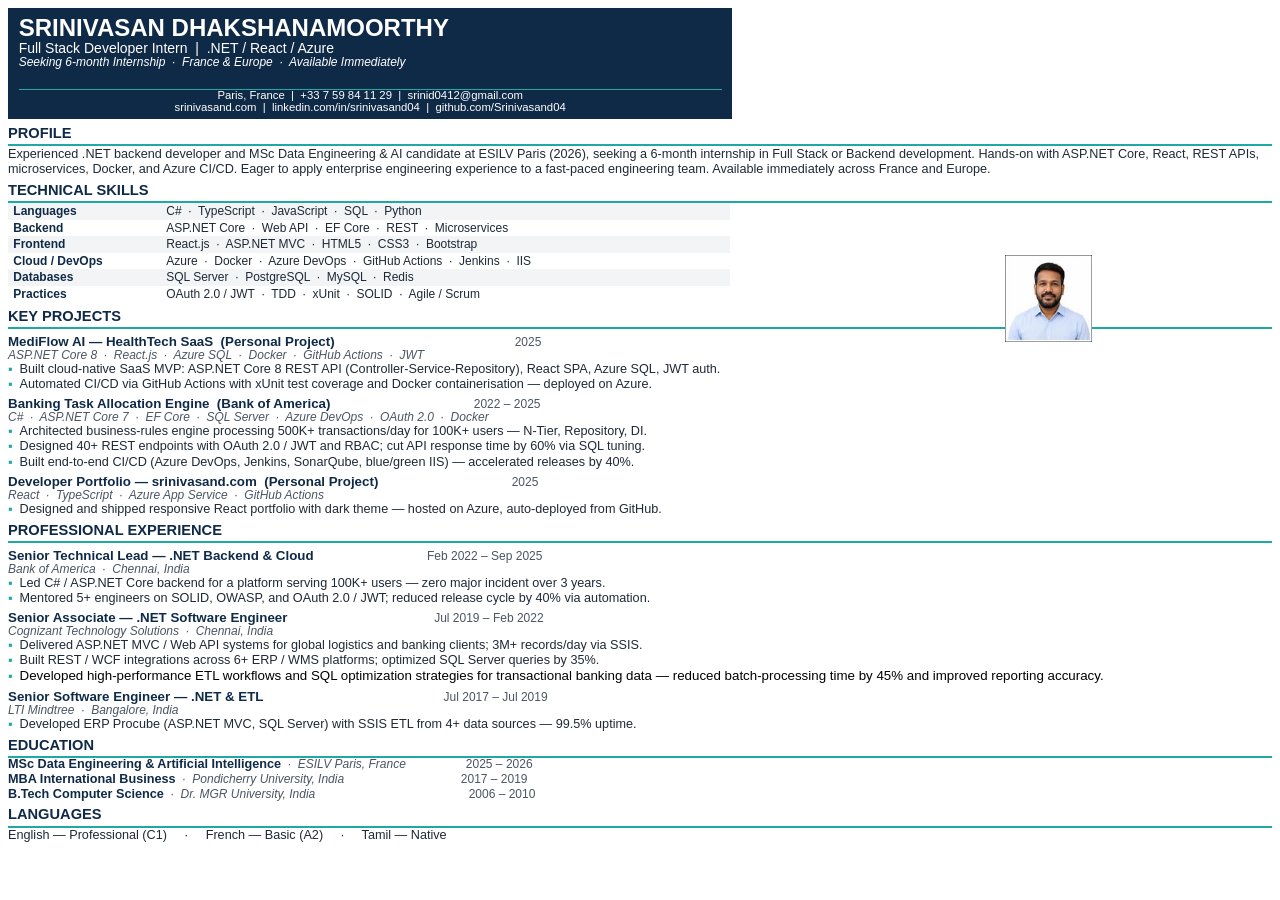
<file: resume_work/fullstack_preview.html>
<html>

<head>
<meta http-equiv=Content-Type content="text/html; charset=windows-1252">
<meta name=Generator content="Microsoft Word 15 (filtered)">
<style>
<!--
 /* Font Definitions */
 @font-face
	{font-family:Courier;
	panose-1:2 7 4 9 2 2 5 2 4 4;}
@font-face
	{font-family:"MS Mincho";
	panose-1:2 2 6 9 4 2 5 8 3 4;}
@font-face
	{font-family:"Cambria Math";
	panose-1:2 4 5 3 5 4 6 3 2 4;}
@font-face
	{font-family:Calibri;
	panose-1:2 15 5 2 2 2 4 3 2 4;}
@font-face
	{font-family:"\@MS Mincho";
	panose-1:2 2 6 9 4 2 5 8 3 4;}
 /* Style Definitions */
 p.MsoNormal, li.MsoNormal, div.MsoNormal
	{margin:0cm;
	line-height:105%;
	font-size:10.0pt;
	font-family:"Calibri",sans-serif;}
.MsoChpDefault
	{font-family:"Cambria",serif;}
.MsoPapDefault
	{margin-bottom:10.0pt;
	line-height:115%;}
@page WordSection1
	{size:595.3pt 841.9pt;
	margin:22.7pt 34.0pt 22.7pt 34.0pt;}
div.WordSection1
	{page:WordSection1;}
 /* List Definitions */
 ol
	{margin-bottom:0cm;}
ul
	{margin-bottom:0cm;}
-->
</style>

</head>

<body lang=EN-IN style='word-wrap:break-word'>

<div class=WordSection1>

<table class=MsoNormalTable border=1 cellspacing=0 cellpadding=0
 style='border-collapse:collapse;border:none'>
 <tr>
  <td width=703 valign=top style='width:527.25pt;border:none;background:#0F2A47;
  padding:5.0pt 8.0pt 4.0pt 8.0pt'>
  <p class=MsoNormal style='margin-bottom:1.0pt'><b><span lang=EN-US
  style='font-size:18.0pt;line-height:105%;color:white'>SRINIVASAN
  DHAKSHANAMOORTHY</span></b></p>
  <p class=MsoNormal><span lang=EN-US style='font-size:10.5pt;line-height:105%;
  color:white'>Full Stack Developer Intern� |� .NET / React / Azure</span></p>
  <p class=MsoNormal style='margin-bottom:2.0pt'><i><span lang=EN-US
  style='font-size:9.0pt;line-height:105%;color:white'>Seeking 6-month
  Internship� �� France &amp; Europe� �� Available Immediately</span></i></p>
  <div style='border:none;border-bottom:solid #1FA9A6 1.0pt;padding:0cm 0cm 1.0pt 0cm'>
  <p class=MsoNormal style='margin-bottom:2.0pt;border:none;padding:0cm'><span
  lang=EN-US>&nbsp;</span></p>
  </div>
  <p class=MsoNormal align=center style='text-align:center'><span lang=EN-US
  style='font-size:8.5pt;line-height:105%;color:white'>Paris, France� |� +33 7
  59 84 11 29� |� srinid0412@gmail.com</span></p>
  <p class=MsoNormal align=center style='text-align:center'><span lang=EN-US
  style='font-size:8.5pt;line-height:105%;color:white'>srinivasand.com� |�
  linkedin.com/in/srinivasand04� |� github.com/Srinivasand04</span></p>
  </td>
 </tr>
</table>

<div style='border:none;border-bottom:solid #1FA9A6 1.5pt;padding:0cm 0cm 1.0pt 0cm'>

<p class=MsoNormal style='margin-top:5.0pt;margin-right:0cm;margin-bottom:1.0pt;
margin-left:0cm;border:none;padding:0cm'><span style='position:absolute;
z-index:251658240;margin-left:997px;margin-top:129px;width:130px;height:130px'><img
width=87 height=87 src="fullstack_preview_files/image001.jpg"
alt="Profile photo"></span><b><span lang=EN-US style='font-size:11.0pt;
line-height:105%;color:#0F2A47'>PROFILE</span></b></p>

</div>

<p class=MsoNormal style='margin-top:1.0pt;margin-right:0cm;margin-bottom:1.0pt;
margin-left:0cm;line-height:115%'><span lang=EN-US style='font-size:9.5pt;
line-height:115%;color:#1F2937'>Experienced .NET backend developer and MSc Data
Engineering &amp; AI candidate at ESILV Paris (2026), seeking a 6-month
internship in Full Stack or Backend development. Hands-on with ASP.NET Core,
React, REST APIs, microservices, Docker, and Azure CI/CD. Eager to apply
enterprise engineering experience to a fast-paced engineering team. Available
immediately across France and Europe.</span></p>

<div style='border:none;border-bottom:solid #1FA9A6 1.5pt;padding:0cm 0cm 1.0pt 0cm'>

<p class=MsoNormal style='margin-top:5.0pt;margin-right:0cm;margin-bottom:1.0pt;
margin-left:0cm;border:none;padding:0cm'><b><span lang=EN-US style='font-size:
11.0pt;line-height:105%;color:#0F2A47'>TECHNICAL SKILLS</span></b></p>

</div>

<table class=MsoNormalTable border=1 cellspacing=0 cellpadding=0
 style='border-collapse:collapse;border:none'>
 <tr>
  <td width=144 style='width:107.7pt;border:none;background:#F3F4F6;padding:
  1.5pt 3.0pt 1.5pt 4.0pt'>
  <p class=MsoNormal><b><span lang=EN-US style='font-size:9.0pt;line-height:
  105%;color:#0F2A47'>Languages</span></b></p>
  </td>
  <td width=559 style='width:419.55pt;border:none;background:#F3F4F6;
  padding:1.5pt 3.0pt 1.5pt 4.0pt'>
  <p class=MsoNormal><span lang=EN-US style='font-size:9.0pt;line-height:105%;
  color:#1F2937'>C#� �� TypeScript� �� JavaScript� �� SQL� �� Python</span></p>
  </td>
 </tr>
 <tr>
  <td width=144 style='width:107.7pt;border:none;padding:1.5pt 3.0pt 1.5pt 4.0pt'>
  <p class=MsoNormal><b><span lang=EN-US style='font-size:9.0pt;line-height:
  105%;color:#0F2A47'>Backend</span></b></p>
  </td>
  <td width=559 style='width:419.55pt;border:none;padding:1.5pt 3.0pt 1.5pt 4.0pt'>
  <p class=MsoNormal><span lang=EN-US style='font-size:9.0pt;line-height:105%;
  color:#1F2937'>ASP.NET Core� �� Web API� �� EF Core� �� REST� ��
  Microservices</span></p>
  </td>
 </tr>
 <tr>
  <td width=144 style='width:107.7pt;border:none;background:#F3F4F6;padding:
  1.5pt 3.0pt 1.5pt 4.0pt'>
  <p class=MsoNormal><b><span lang=EN-US style='font-size:9.0pt;line-height:
  105%;color:#0F2A47'>Frontend</span></b></p>
  </td>
  <td width=559 style='width:419.55pt;border:none;background:#F3F4F6;
  padding:1.5pt 3.0pt 1.5pt 4.0pt'>
  <p class=MsoNormal><span lang=EN-US style='font-size:9.0pt;line-height:105%;
  color:#1F2937'>React.js� �� ASP.NET MVC� �� HTML5� �� CSS3� �� Bootstrap</span></p>
  </td>
 </tr>
 <tr>
  <td width=144 style='width:107.7pt;border:none;padding:1.5pt 3.0pt 1.5pt 4.0pt'>
  <p class=MsoNormal><b><span lang=EN-US style='font-size:9.0pt;line-height:
  105%;color:#0F2A47'>Cloud / DevOps</span></b></p>
  </td>
  <td width=559 style='width:419.55pt;border:none;padding:1.5pt 3.0pt 1.5pt 4.0pt'>
  <p class=MsoNormal><span lang=EN-US style='font-size:9.0pt;line-height:105%;
  color:#1F2937'>Azure� �� Docker� �� Azure DevOps� �� GitHub Actions� ��
  Jenkins� �� IIS</span></p>
  </td>
 </tr>
 <tr>
  <td width=144 style='width:107.7pt;border:none;background:#F3F4F6;padding:
  1.5pt 3.0pt 1.5pt 4.0pt'>
  <p class=MsoNormal><b><span lang=EN-US style='font-size:9.0pt;line-height:
  105%;color:#0F2A47'>Databases</span></b></p>
  </td>
  <td width=559 style='width:419.55pt;border:none;background:#F3F4F6;
  padding:1.5pt 3.0pt 1.5pt 4.0pt'>
  <p class=MsoNormal><span lang=EN-US style='font-size:9.0pt;line-height:105%;
  color:#1F2937'>SQL Server� �� PostgreSQL� �� MySQL� �� Redis</span></p>
  </td>
 </tr>
 <tr>
  <td width=144 style='width:107.7pt;border:none;padding:1.5pt 3.0pt 1.5pt 4.0pt'>
  <p class=MsoNormal><b><span lang=EN-US style='font-size:9.0pt;line-height:
  105%;color:#0F2A47'>Practices</span></b></p>
  </td>
  <td width=559 style='width:419.55pt;border:none;padding:1.5pt 3.0pt 1.5pt 4.0pt'>
  <p class=MsoNormal><span lang=EN-US style='font-size:9.0pt;line-height:105%;
  color:#1F2937'>OAuth 2.0 / JWT� �� TDD� �� xUnit� �� SOLID� �� Agile / Scrum</span></p>
  </td>
 </tr>
</table>

<div style='border:none;border-bottom:solid #1FA9A6 1.5pt;padding:0cm 0cm 1.0pt 0cm'>

<p class=MsoNormal style='margin-top:5.0pt;margin-right:0cm;margin-bottom:1.0pt;
margin-left:0cm;border:none;padding:0cm'><b><span lang=EN-US style='font-size:
11.0pt;line-height:105%;color:#0F2A47'>KEY PROJECTS</span></b></p>

</div>

<p class=MsoNormal style='margin-top:4.0pt'><b><span lang=EN-US
style='color:#0F2A47'>MediFlow AI � HealthTech SaaS� (Personal Project)</span></b><span
lang=EN-US style='font-size:9.0pt;line-height:105%;color:#4B5563'>����������������������������������������������������� 2025</span></p>

<p class=MsoNormal style='margin-bottom:1.0pt'><i><span lang=EN-US
style='font-size:9.0pt;line-height:105%;color:#4B5563'>ASP.NET Core 8� ��
React.js� �� Azure SQL� �� Docker� �� GitHub Actions� �� JWT</span></i></p>

<p class=MsoNormal style='margin-top:0cm;margin-right:0cm;margin-bottom:1.0pt;
margin-left:14.15pt;text-indent:-14.15pt;line-height:110%'><b><span lang=EN-US
style='font-size:9.5pt;line-height:110%;color:#1FA9A6'>&#9642;� </span></b><span
lang=EN-US style='font-size:9.5pt;line-height:110%;color:#1F2937'>Built
cloud-native SaaS MVP: ASP.NET Core 8 REST API (Controller-Service-Repository),
React SPA, Azure SQL, JWT auth.</span></p>

<p class=MsoNormal style='margin-top:0cm;margin-right:0cm;margin-bottom:1.0pt;
margin-left:14.15pt;text-indent:-14.15pt;line-height:110%'><b><span lang=EN-US
style='font-size:9.5pt;line-height:110%;color:#1FA9A6'>&#9642;� </span></b><span
lang=EN-US style='font-size:9.5pt;line-height:110%;color:#1F2937'>Automated
CI/CD via GitHub Actions with xUnit test coverage and Docker containerisation �
deployed on Azure.</span></p>

<p class=MsoNormal style='margin-top:4.0pt'><b><span lang=EN-US
style='color:#0F2A47'>Banking Task Allocation Engine� (Bank of America)</span></b><span
lang=EN-US style='font-size:9.0pt;line-height:105%;color:#4B5563'>������������������������������������������ 2022
� 2025</span></p>

<p class=MsoNormal style='margin-bottom:1.0pt'><i><span lang=EN-US
style='font-size:9.0pt;line-height:105%;color:#4B5563'>C#� �� ASP.NET Core 7�
�� EF Core� �� SQL Server� �� Azure DevOps� �� OAuth 2.0� �� Docker</span></i></p>

<p class=MsoNormal style='margin-top:0cm;margin-right:0cm;margin-bottom:1.0pt;
margin-left:14.15pt;text-indent:-14.15pt;line-height:110%'><b><span lang=EN-US
style='font-size:9.5pt;line-height:110%;color:#1FA9A6'>&#9642;� </span></b><span
lang=EN-US style='font-size:9.5pt;line-height:110%;color:#1F2937'>Architected
business-rules engine processing 500K+ transactions/day for 100K+ users �
N-Tier, Repository, DI.</span></p>

<p class=MsoNormal style='margin-top:0cm;margin-right:0cm;margin-bottom:1.0pt;
margin-left:14.15pt;text-indent:-14.15pt;line-height:110%'><b><span lang=EN-US
style='font-size:9.5pt;line-height:110%;color:#1FA9A6'>&#9642;� </span></b><span
lang=EN-US style='font-size:9.5pt;line-height:110%;color:#1F2937'>Designed 40+
REST endpoints with OAuth 2.0 / JWT and RBAC; cut API response time by 60% via
SQL tuning.</span></p>

<p class=MsoNormal style='margin-top:0cm;margin-right:0cm;margin-bottom:1.0pt;
margin-left:14.15pt;text-indent:-14.15pt;line-height:110%'><b><span lang=EN-US
style='font-size:9.5pt;line-height:110%;color:#1FA9A6'>&#9642;� </span></b><span
lang=EN-US style='font-size:9.5pt;line-height:110%;color:#1F2937'>Built
end-to-end CI/CD (Azure DevOps, Jenkins, SonarQube, blue/green IIS) �
accelerated releases by 40%.</span></p>

<p class=MsoNormal style='margin-top:4.0pt'><b><span lang=EN-US
style='color:#0F2A47'>Developer Portfolio � srinivasand.com� (Personal Project)</span></b><span
lang=EN-US style='font-size:9.0pt;line-height:105%;color:#4B5563'>��������������������������������������� 2025</span></p>

<p class=MsoNormal style='margin-bottom:1.0pt'><i><span lang=EN-US
style='font-size:9.0pt;line-height:105%;color:#4B5563'>React� �� TypeScript� ��
Azure App Service� �� GitHub Actions</span></i></p>

<p class=MsoNormal style='margin-top:0cm;margin-right:0cm;margin-bottom:1.0pt;
margin-left:14.15pt;text-indent:-14.15pt;line-height:110%'><b><span lang=EN-US
style='font-size:9.5pt;line-height:110%;color:#1FA9A6'>&#9642;� </span></b><span
lang=EN-US style='font-size:9.5pt;line-height:110%;color:#1F2937'>Designed and
shipped responsive React portfolio with dark theme � hosted on Azure,
auto-deployed from GitHub.</span></p>

<div style='border:none;border-bottom:solid #1FA9A6 1.5pt;padding:0cm 0cm 1.0pt 0cm'>

<p class=MsoNormal style='margin-top:5.0pt;margin-right:0cm;margin-bottom:1.0pt;
margin-left:0cm;border:none;padding:0cm'><b><span lang=EN-US style='font-size:
11.0pt;line-height:105%;color:#0F2A47'>PROFESSIONAL EXPERIENCE</span></b></p>

</div>

<p class=MsoNormal style='margin-top:4.0pt'><b><span lang=EN-US
style='color:#0F2A47'>Senior Technical Lead � .NET Backend &amp; Cloud</span></b><span
lang=EN-US style='font-size:9.0pt;line-height:105%;color:#4B5563'>��������������������������������� Feb
2022 � Sep 2025</span></p>

<p class=MsoNormal style='margin-bottom:1.0pt'><i><span lang=EN-US
style='font-size:9.0pt;line-height:105%;color:#4B5563'>Bank of America� ��
Chennai, India</span></i></p>

<p class=MsoNormal style='margin-top:0cm;margin-right:0cm;margin-bottom:1.0pt;
margin-left:14.15pt;text-indent:-14.15pt;line-height:110%'><b><span lang=EN-US
style='font-size:9.5pt;line-height:110%;color:#1FA9A6'>&#9642;� </span></b><span
lang=EN-US style='font-size:9.5pt;line-height:110%;color:#1F2937'>Led C# /
ASP.NET Core backend for a platform serving 100K+ users � zero major incident
over 3 years.</span></p>

<p class=MsoNormal style='margin-top:0cm;margin-right:0cm;margin-bottom:1.0pt;
margin-left:14.15pt;text-indent:-14.15pt;line-height:110%'><b><span lang=EN-US
style='font-size:9.5pt;line-height:110%;color:#1FA9A6'>&#9642;� </span></b><span
lang=EN-US style='font-size:9.5pt;line-height:110%;color:#1F2937'>Mentored 5+
engineers on SOLID, OWASP, and OAuth 2.0 / JWT; reduced release cycle by 40%
via automation.</span></p>

<p class=MsoNormal style='margin-top:4.0pt'><b><span lang=EN-US
style='color:#0F2A47'>Senior Associate � .NET Software Engineer</span></b><span
lang=EN-US style='font-size:9.0pt;line-height:105%;color:#4B5563'>������������������������������������������� Jul
2019 � Feb 2022</span></p>

<p class=MsoNormal style='margin-bottom:1.0pt'><i><span lang=EN-US
style='font-size:9.0pt;line-height:105%;color:#4B5563'>Cognizant Technology
Solutions� �� Chennai, India</span></i></p>

<p class=MsoNormal style='margin-top:0cm;margin-right:0cm;margin-bottom:1.0pt;
margin-left:14.15pt;text-indent:-14.15pt;line-height:110%'><b><span lang=EN-US
style='font-size:9.5pt;line-height:110%;color:#1FA9A6'>&#9642;� </span></b><span
lang=EN-US style='font-size:9.5pt;line-height:110%;color:#1F2937'>Delivered
ASP.NET MVC / Web API systems for global logistics and banking clients; 3M+
records/day via SSIS.</span></p>

<p class=MsoNormal style='margin-top:0cm;margin-right:0cm;margin-bottom:1.0pt;
margin-left:14.15pt;text-indent:-14.15pt;line-height:110%'><b><span lang=EN-US
style='font-size:9.5pt;line-height:110%;color:#1FA9A6'>&#9642;� </span></b><span
lang=EN-US style='font-size:9.5pt;line-height:110%;color:#1F2937'>Built REST /
WCF integrations across 6+ ERP / WMS platforms; optimized SQL Server queries by
35%.</span></p>

<p class=MsoNormal style='margin-top:0cm;margin-right:0cm;margin-bottom:1.0pt;
margin-left:14.15pt;text-indent:-14.15pt;line-height:110%'><b><span lang=EN-US
style='font-size:9.5pt;line-height:110%;color:#1FA9A6'>&#9642;� </span></b><span
lang=EN-US>Developed high-performance ETL workflows and SQL optimization
strategies for transactional banking data � reduced batch-processing time by
45% and improved reporting accuracy.</span></p>

<p class=MsoNormal style='margin-top:4.0pt'><b><span lang=EN-US
style='color:#0F2A47'>Senior Software Engineer � .NET &amp; ETL</span></b><span
lang=EN-US style='font-size:9.0pt;line-height:105%;color:#4B5563'>����������������������������������������������������� Jul
2017 � Jul 2019</span></p>

<p class=MsoNormal style='margin-bottom:1.0pt'><i><span lang=EN-US
style='font-size:9.0pt;line-height:105%;color:#4B5563'>LTI Mindtree� ��
Bangalore, India</span></i></p>

<p class=MsoNormal style='margin-top:0cm;margin-right:0cm;margin-bottom:1.0pt;
margin-left:14.15pt;text-indent:-14.15pt;line-height:110%'><b><span lang=EN-US
style='font-size:9.5pt;line-height:110%;color:#1FA9A6'>&#9642;� </span></b><span
lang=EN-US style='font-size:9.5pt;line-height:110%;color:#1F2937'>Developed ERP
Procube (ASP.NET MVC, SQL Server) with SSIS ETL from 4+ data sources � 99.5%
uptime.</span></p>

<div style='border:none;border-bottom:solid #1FA9A6 1.5pt;padding:0cm 0cm 1.0pt 0cm'>

<p class=MsoNormal style='margin-top:5.0pt;margin-right:0cm;margin-bottom:1.0pt;
margin-left:0cm;border:none;padding:0cm'><b><span lang=EN-US style='font-size:
11.0pt;line-height:105%;color:#0F2A47'>EDUCATION</span></b></p>

</div>

<p class=MsoNormal style='margin-bottom:1.0pt'><b><span lang=EN-US
style='font-size:9.5pt;line-height:105%;color:#0F2A47'>MSc Data Engineering
&amp; Artificial Intelligence</span></b><i><span lang=EN-US style='font-size:
9.0pt;line-height:105%;color:#4B5563'>� �� ESILV Paris, France</span></i><span
lang=EN-US style='font-size:9.0pt;line-height:105%;color:#4B5563'>����������������� 2025
� 2026</span></p>

<p class=MsoNormal style='margin-bottom:1.0pt'><b><span lang=EN-US
style='font-size:9.5pt;line-height:105%;color:#0F2A47'>MBA International
Business</span></b><i><span lang=EN-US style='font-size:9.0pt;line-height:105%;
color:#4B5563'>� �� Pondicherry University, India</span></i><span lang=EN-US
style='font-size:9.0pt;line-height:105%;color:#4B5563'>���������������������������������� 2017
� 2019</span></p>

<p class=MsoNormal style='margin-bottom:1.0pt'><b><span lang=EN-US
style='font-size:9.5pt;line-height:105%;color:#0F2A47'>B.Tech Computer Science</span></b><i><span
lang=EN-US style='font-size:9.0pt;line-height:105%;color:#4B5563'>� �� Dr. MGR
University, India</span></i><span lang=EN-US style='font-size:9.0pt;line-height:
105%;color:#4B5563'>��������������������������������������������� 2006 � 2010</span></p>

<div style='border:none;border-bottom:solid #1FA9A6 1.5pt;padding:0cm 0cm 1.0pt 0cm'>

<p class=MsoNormal style='margin-top:5.0pt;margin-right:0cm;margin-bottom:1.0pt;
margin-left:0cm;border:none;padding:0cm'><b><span lang=EN-US style='font-size:
11.0pt;line-height:105%;color:#0F2A47'>LANGUAGES</span></b></p>

</div>

<p class=MsoNormal style='margin-top:1.0pt'><span lang=EN-US style='font-size:
9.5pt;line-height:105%;color:#1F2937'>English � Professional (C1)���� �����
French � Basic (A2)���� ����� Tamil � Native</span></p>

</div>

</body>

</html>
</file>
<file: portfolio-static/css/site.css>
@import url('https://fonts.googleapis.com/css2?family=Outfit:wght@300;400;500;600;700;800&family=Space+Mono:wght@400;700&display=swap');

/* ── Tokens ──────────────────────────────────────────────── */
:root {
  --bg:      #F8F7F4;
  --bg2:     #FFFFFF;
  --bg3:     #F0EDE8;
  --accent:  #C0392B;
  --text:    #1A1A1A;
  --text2:   #555555;
  --text3:   #888888;
  --border:  rgba(0,0,0,0.07);
  --card:    #FFFFFF;
  --shadow:  0 4px 24px rgba(0,0,0,0.07);
  --radius:  12px;
  --radius-lg: 16px;
  --font:    'Outfit', sans-serif;
  --mono:    'Space Mono', monospace;
}

/* ── Reset ───────────────────────────────────────────────── */
*, *::before, *::after { box-sizing: border-box; margin: 0; padding: 0; }
html { scroll-behavior: smooth; }
body {
  font-family: var(--font);
  background: var(--bg);
  color: var(--text);
  overflow-x: hidden;
  line-height: 1.6;
}
a { text-decoration: none; color: inherit; }
.skip-link {
  position: fixed;
  left: 16px;
  top: -48px;
  z-index: 2000;
  background: var(--accent);
  color: #fff;
  border-radius: 8px;
  padding: 9px 14px;
  font-weight: 800;
  transition: top 0.2s;
}
.skip-link:focus { top: 16px; color: #fff; }

/* ── Scrollbar ───────────────────────────────────────────── */
::-webkit-scrollbar { width: 5px; }
::-webkit-scrollbar-track { background: var(--bg3); }
::-webkit-scrollbar-thumb { background: var(--accent); border-radius: 99px; }

/* ── Lang helpers ────────────────────────────────────────── */
.fr-text { display: none; }
.en-text { display: inline; }
.fr-block { display: none; }
.en-block { display: block; }
body.lang-fr .en-text { display: none; }
body.lang-fr .fr-text { display: inline; }
body.lang-fr .en-block { display: none; }
body.lang-fr .fr-block { display: block; }

/* ── NAVBAR ──────────────────────────────────────────────── */
.site-nav {
  position: fixed;
  top: 0; left: 0; right: 0;
  z-index: 1000;
  height: 64px;
  background: rgba(248,247,244,0.96);
  backdrop-filter: blur(14px);
  -webkit-backdrop-filter: blur(14px);
  border-bottom: 1px solid var(--border);
  display: flex;
  align-items: center;
  padding: 0 5%;
  transition: box-shadow 0.3s;
}
.site-nav.scrolled { box-shadow: 0 2px 20px rgba(0,0,0,0.06); }

.nav-inner {
  max-width: 1200px;
  width: 100%;
  margin: 0 auto;
  display: flex;
  align-items: center;
  gap: 4px;
}

.nav-brand {
  font-family: var(--font);
  font-weight: 800;
  font-size: 1.05rem;
  color: var(--text);
  margin-right: auto;
}
.nav-brand span { color: var(--accent); }

.nav-link {
  padding: 7px 14px;
  font-size: 0.85rem;
  font-weight: 500;
  color: var(--text3);
  border-radius: 9px;
  transition: all 0.2s;
  cursor: pointer;
}
.nav-link:hover, .nav-link.active {
  color: var(--text);
  background: rgba(192,57,43,0.07);
}

.nav-cta {
  background: var(--accent);
  color: #fff !important;
  padding: 8px 20px;
  border-radius: 9px;
  font-weight: 700;
  font-size: 0.85rem;
  margin-left: 6px;
  transition: opacity 0.2s, transform 0.2s;
}
.nav-cta:hover { opacity: 0.88; transform: translateY(-1px); }

/* Language toggle */
.lang-toggle {
  display: flex;
  background: var(--bg3);
  border-radius: 99px;
  padding: 3px;
  gap: 2px;
  border: 1px solid var(--border);
  margin-left: 10px;
}
.lang-btn {
  padding: 4px 13px;
  border-radius: 99px;
  font-size: 0.68rem;
  font-weight: 700;
  cursor: pointer;
  transition: all 0.2s;
  color: var(--text3);
  font-family: var(--mono);
  letter-spacing: 0.04em;
  border: none;
  background: transparent;
}
.lang-btn.active {
  background: var(--accent);
  color: #fff;
}

/* Mobile toggle */
.nav-toggle {
  display: none;
  flex-direction: column;
  gap: 5px;
  cursor: pointer;
  padding: 4px;
  margin-left: 10px;
}
.nav-toggle span {
  display: block; width: 22px; height: 2px;
  background: var(--text); border-radius: 2px; transition: all 0.3s;
}

/* ── PAGE WRAPPER ────────────────────────────────────────── */
body > .container { max-width: 100% !important; width: 100% !important; padding: 0 !important; margin: 0 !important; }
main { padding-top: 64px; }

/* ── SECTION BASE ────────────────────────────────────────── */
.section { max-width: 1200px; margin: 0 auto; padding: 80px 5%; }
.sec-label {
  font-family: var(--mono);
  font-size: 0.65rem;
  letter-spacing: 0.18em;
  text-transform: uppercase;
  color: var(--accent);
  margin-bottom: 8px;
  display: flex;
  align-items: center;
  gap: 10px;
}
.sec-label::before { content: ''; width: 22px; height: 1px; background: var(--accent); }
.sec-title { font-size: clamp(1.7rem, 3.5vw, 2.4rem); font-weight: 800; line-height: 1.15; margin-bottom: 14px; }
.sec-title span { color: var(--accent); }
.sec-sub { font-size: 0.97rem; color: var(--text2); max-width: 520px; margin-bottom: 48px; line-height: 1.7; }

/* ── BUTTONS ─────────────────────────────────────────────── */
.btn-primary {
  display: inline-flex; align-items: center; gap: 8px;
  background: var(--accent); color: #fff;
  border: 2px solid var(--accent); border-radius: 10px;
  padding: 12px 26px; font-family: var(--font);
  font-size: 0.9rem; font-weight: 700; cursor: pointer;
  transition: all 0.2s; text-decoration: none;
}
.btn-primary:hover { opacity: 0.88; transform: translateY(-2px); color: #fff; }

.btn-ghost {
  display: inline-flex; align-items: center; gap: 8px;
  background: transparent; color: var(--text);
  border: 2px solid var(--border); border-radius: 10px;
  padding: 12px 26px; font-family: var(--font);
  font-size: 0.9rem; font-weight: 700; cursor: pointer;
  transition: all 0.2s; text-decoration: none;
}
.btn-ghost:hover { border-color: var(--accent); color: var(--accent); }

/* ── AVAILABILITY BADGE ──────────────────────────────────── */
.avail-badge {
  display: inline-flex; align-items: center; gap: 8px;
  background: rgba(192,57,43,0.07);
  border: 1px solid rgba(192,57,43,0.2);
  border-radius: 99px; padding: 6px 14px;
  font-size: 0.7rem; font-weight: 700;
  color: var(--accent); font-family: var(--mono);
  margin-bottom: 20px; letter-spacing: 0.03em;
}
.avail-dot {
  width: 7px; height: 7px; background: #4ade80;
  border-radius: 50%;
  animation: pulse-dot 1.8s ease infinite;
}
@keyframes pulse-dot { 0%,100%{opacity:1;transform:scale(1);} 50%{opacity:0.4;transform:scale(0.7);} }

/* ── HERO ────────────────────────────────────────────────── */
.hero {
  min-height: calc(100vh - 64px);
  display: grid;
  grid-template-columns: 1fr 1fr;
  gap: 40px;
  align-items: center;
  padding: 60px 5% 50px;
  max-width: 1200px;
  margin: 0 auto;
  position: relative;
}

/* dot grid background */
.hero-bg {
  position: fixed;
  inset: 0;
  background-image: radial-gradient(circle, rgba(192,57,43,0.045) 1px, transparent 1px);
  background-size: 30px 30px;
  pointer-events: none;
  z-index: -1;
}
/* radial glow */
.hero-glow {
  position: absolute;
  width: 600px; height: 600px;
  background: radial-gradient(circle, rgba(192,57,43,0.07) 0%, transparent 65%);
  right: -100px; top: 50%; transform: translateY(-50%);
  pointer-events: none;
}

.hero-greeting { font-size: clamp(1.4rem,2.8vw,1.8rem); font-weight: 300; color: var(--text3); }
.hero-greeting .dot { color: var(--accent); font-weight: 800; }
.hero-name { font-size: clamp(1.4rem,2.8vw,1.8rem); font-weight: 500; color: var(--text); margin: 3px 0; }
.hero-title { font-size: clamp(1.6rem,3.2vw,2.2rem); font-weight: 800; line-height: 1.1; margin-bottom: 16px; }
.hero-desc { font-size: 0.95rem; color: var(--text2); line-height: 1.8; max-width: 420px; margin-bottom: 28px; }
.hero-btns { display: flex; gap: 12px; flex-wrap: wrap; }

/* ── HERO VISUAL ─────────────────────────────────────────── */
.hero-visual { display: flex; justify-content: center; align-items: center; }
.vis-wrap { position: relative; width: 340px; height: 400px; }

/* orbits */
.orbit {
  position: absolute; top: 50%; left: 50%;
  border-radius: 50%;
  transform: translate(-50%, -50%);
}
.orbit-1 { width: 310px; height: 310px; border: 1.5px dashed rgba(192,57,43,0.14); animation: spin 28s linear infinite; }
.orbit-2 { width: 342px; height: 342px; border: 1px solid rgba(192,57,43,0.05); animation: spin 20s linear infinite reverse; }
@keyframes spin { from{transform:translate(-50%,-50%) rotate(0);} to{transform:translate(-50%,-50%) rotate(360deg);} }

/* code card */
.code-card {
  position: absolute; top: 50%; left: 50%;
  transform: translate(-50%, -52%);
  width: 248px;
  background: #fff;
  border-radius: 18px;
  box-shadow: 0 24px 64px rgba(0,0,0,0.11), 0 4px 16px rgba(192,57,43,0.06);
  border: 1px solid rgba(0,0,0,0.06);
  overflow: hidden;
  transition: transform 0.35s, box-shadow 0.35s;
}
.code-card:hover {
  transform: translate(-50%, -55%);
  box-shadow: 0 32px 80px rgba(0,0,0,0.14), 0 8px 24px rgba(192,57,43,0.1);
}

.cc-header { background: #1A1A2E; padding: 10px 13px; display: flex; align-items: center; gap: 5px; }
.win-dot { width: 9px; height: 9px; border-radius: 50%; }
.cc-title { font-family: var(--mono); font-size: 7px; color: rgba(255,255,255,0.3); margin-left: 6px; letter-spacing: 0.04em; }

.cc-code { background: #1e1e30; padding: 13px; }
.code-line { display: flex; gap: 5px; margin-bottom: 4px; }
.ln { font-family: var(--mono); font-size: 7.5px; color: #3d3d58; width: 9px; flex-shrink: 0; }
.t { font-family: var(--mono); font-size: 8px; }
.kw { color: #c084fc; } .fn { color: #60a5fa; } .str { color: #4ade80; } .op { color: rgba(255,255,255,0.38); } .cm { color: #4a5568; font-style: italic; }
.cursor { display: inline-block; width: 6px; height: 10px; background: var(--accent); border-radius: 1px; vertical-align: middle; margin-left: 1px; animation: blink 1s step-end infinite; }
@keyframes blink { 50%{opacity:0;} }

.cc-term { background: #0d0d14; padding: 7px 13px; }
.term-line { font-family: var(--mono); font-size: 7.5px; display: flex; gap: 5px; margin-bottom: 2px; }
.t-prompt { color: var(--accent); } .t-path { color: #5b9df7; } .t-cmd { color: #e2e8f0; }
.term-out { color: #4ade80; font-family: var(--mono); font-size: 7.5px; }

.cc-profile { background: #fff; padding: 10px 13px; display: flex; align-items: center; gap: 9px; border-top: 1px solid #f0ede8; }
.cc-avatar { width: 32px; height: 32px; border-radius: 50%; background: linear-gradient(135deg,#1A1A2E,#C0392B); display: flex; align-items: center; justify-content: center; font-family: var(--mono); font-size: 9px; font-weight: 700; color: #fff; flex-shrink: 0; }
.cc-name { font-size: 10px; font-weight: 700; color: #1A1A2E; }
.cc-role { font-size: 7.5px; color: #888; }
.cc-status { display: flex; align-items: center; gap: 3px; margin-left: auto; }
.status-dot { width: 7px; height: 7px; background: #4ade80; border-radius: 50%; animation: pulse-dot 2s ease infinite; }
.dot-blue   { background: #3b82f6; }
.dot-green  { background: #4ade80; }
.dot-purple { background: #a855f7; }
.status-text { font-size: 7.5px; color: #4ade80; font-weight: 700; }

/* OTW rotating ring */
.otw-ring { position: absolute; top: -12px; right: -12px; width: 50px; height: 50px; }
.otw-ring svg { animation: spin 9s linear infinite; }
.otw-center { position: absolute; top: 50%; left: 50%; transform: translate(-50%,-50%); width: 11px; height: 11px; background: #4ade80; border-radius: 50%; border: 2px solid #fff; animation: pulse-dot 2s ease infinite; }

/* experience badge */
.exp-badge {
  position: absolute; bottom: -12px; left: 50%; transform: translateX(-50%);
  background: var(--accent); color: #fff; border-radius: 99px;
  padding: 5px 14px; font-size: 8.5px; font-weight: 700;
  font-family: var(--mono); white-space: nowrap;
  box-shadow: 0 4px 16px rgba(192,57,43,0.35); letter-spacing: 0.03em;
}

/* ── SKILL CHIPS ─────────────────────────────────────────── */
.skill-chip {
  position: absolute;
  background: #fff;
  border-radius: 11px;
  box-shadow: 0 4px 20px rgba(0,0,0,0.1), 0 1px 4px rgba(0,0,0,0.05);
  border: 1px solid rgba(0,0,0,0.06);
  cursor: pointer;
  transition: all 0.25s;
  z-index: 10;
}
.skill-chip:hover { transform: scale(1.06) translateY(-3px); box-shadow: 0 12px 36px rgba(0,0,0,0.14); }

.chip-inner { display: flex; align-items: center; gap: 7px; padding: 8px 11px; }
.chip-icon { width: 28px; height: 28px; border-radius: 8px; display: flex; align-items: center; justify-content: center; flex-shrink: 0; }
.chip-label { font-size: 9.5px; font-weight: 700; color: #1A1A2E; line-height: 1.2; display: block; }
.chip-sub { font-size: 7.5px; color: #888; line-height: 1.3; }
.chip-bar { height: 3px; background: #f0ede8; border-radius: 99px; margin: 0 11px 8px; }
.chip-fill { height: 100%; border-radius: 99px; }

.chip-1 { top: 12px; right: -12px; animation: float-up 4s ease-in-out infinite; }
.chip-2 { top: 105px; left: -26px; animation: float-down 4s 0.9s ease-in-out infinite; }
.chip-3 { bottom: 88px; right: -16px; animation: float-up 4s 1.8s ease-in-out infinite; }
.chip-4 { bottom: 10px; left: -16px; animation: float-down 4s 2.7s ease-in-out infinite; }

@keyframes float-up   { 0%,100%{transform:translateY(0);} 50%{transform:translateY(-8px);} }
@keyframes float-down { 0%,100%{transform:translateY(0);} 50%{transform:translateY(8px);} }

/* ── TOOLTIPS ────────────────────────────────────────────── */
.chip-tooltip {
  position: absolute;
  background: #1A1A2E; color: #fff;
  border-radius: 11px; padding: 11px 13px;
  font-size: 9.5px; line-height: 1.6; width: 165px;
  opacity: 0; pointer-events: none;
  transition: opacity 0.2s, transform 0.2s;
  z-index: 200;
  box-shadow: 0 10px 32px rgba(0,0,0,0.22);
}
.chip-tooltip::before { content: ''; position: absolute; border: 6px solid transparent; }
.skill-chip:hover .chip-tooltip { opacity: 1; }

.chip-1 .chip-tooltip { top: 4px; right: calc(100% + 10px); }
.chip-1 .chip-tooltip::before { top: 11px; right: -12px; border-left-color: #1A1A2E; }
.chip-2 .chip-tooltip { top: 4px; left: calc(100% + 10px); }
.chip-2 .chip-tooltip::before { top: 11px; left: -12px; border-right-color: #1A1A2E; }
.chip-3 .chip-tooltip { bottom: 4px; right: calc(100% + 10px); }
.chip-3 .chip-tooltip::before { bottom: 11px; right: -12px; border-left-color: #1A1A2E; }
.chip-4 .chip-tooltip { bottom: 4px; left: calc(100% + 10px); }
.chip-4 .chip-tooltip::before { bottom: 11px; left: -12px; border-right-color: #1A1A2E; }

.tt-title { font-weight: 700; font-size: 10.5px; margin-bottom: 5px; }
.tt-tags { display: flex; flex-wrap: wrap; gap: 4px; margin-top: 6px; }
.tt-tag { background: rgba(255,255,255,0.1); border-radius: 4px; padding: 2px 7px; font-size: 8px; color: rgba(255,255,255,0.8); }
.tt-stat { font-size: 8px; color: rgba(255,255,255,0.45); margin-top: 5px; }

/* ── SKILLS TICKER ───────────────────────────────────────── */
.skills-ticker {
  background: var(--bg3);
  border-top: 1px solid var(--border);
  border-bottom: 1px solid var(--border);
  padding: 14px 0; overflow: hidden;
}
.ticker-track { display: flex; animation: ticker 35s linear infinite; width: max-content; }
.ticker-item {
  display: flex; align-items: center; gap: 10px;
  padding: 0 24px; font-family: var(--mono);
  font-size: 0.68rem; font-weight: 700; color: var(--text3);
  letter-spacing: 0.05em; text-transform: uppercase;
  border-right: 1px solid var(--border); white-space: nowrap;
}
.ticker-dot { width: 5px; height: 5px; border-radius: 50%; background: var(--accent); flex-shrink: 0; }
@keyframes ticker { from{transform:translateX(0);} to{transform:translateX(-50%);} }

/* ── STAT CARDS ──────────────────────────────────────────── */
.stats-row { display: flex; gap: 16px; padding: 40px 5% 20px; max-width: 1200px; margin: 0 auto; flex-wrap: wrap; }
.stat-card {
  flex: 1; min-width: 110px;
  background: var(--card); border: 1px solid var(--border);
  border-radius: var(--radius); padding: 18px 20px; text-align: center;
  box-shadow: var(--shadow); transition: all 0.25s;
}
.stat-card:hover { border-color: rgba(192,57,43,0.25); transform: translateY(-4px); box-shadow: 0 12px 36px rgba(0,0,0,0.1); }
.stat-num { font-family: var(--mono); font-size: 1.3rem; font-weight: 700; color: var(--accent); display: block; }
.stat-lbl { font-size: 0.75rem; color: var(--text3); margin-top: 5px; line-height: 1.35; }

/* ── ABOUT ───────────────────────────────────────────────── */
.about-grid { display: grid; grid-template-columns: 1.15fr 1fr; gap: 56px; align-items: start; }
.about-bio { font-size: 0.9rem; color: var(--text2); line-height: 1.8; margin-bottom: 14px; }
.about-bio strong { color: var(--text); font-weight: 600; }

.about-list { list-style: none; display: flex; flex-direction: column; gap: 12px; margin-top: 22px; }
.about-list li { display: flex; align-items: center; gap: 14px; font-size: 0.88rem; color: var(--text2); }
.list-icon {
  width: 36px; height: 36px;
  background: rgba(192,57,43,0.07);
  border: 1px solid rgba(192,57,43,0.15);
  border-radius: 10px;
  display: flex; align-items: center; justify-content: center;
  font-size: 1rem; flex-shrink: 0;
}
.about-list li strong { color: var(--text); font-weight: 600; }

/* About visual panel */
.about-panel {
  background: var(--card);
  border: 1px solid var(--border);
  border-radius: var(--radius-lg);
  overflow: hidden;
  box-shadow: var(--shadow);
}
.panel-header { background: #1A1A2E; padding: 11px 14px; display: flex; align-items: center; gap: 5px; }
.panel-title { font-family: var(--mono); font-size: 7px; color: rgba(255,255,255,0.3); margin-left: 6px; letter-spacing: 0.04em; }
.panel-code { background: #1e1e30; padding: 16px 14px; }
.panel-stats { display: grid; grid-template-columns: 1fr 1fr 1fr; }
.panel-stat { padding: 14px 12px; text-align: center; border-right: 1px solid var(--border); border-top: 1px solid var(--border); }
.panel-stat:last-child { border-right: none; }
.ps-num { font-family: var(--mono); font-size: 1.05rem; font-weight: 700; color: var(--accent); display: block; }
.ps-lbl { font-size: 0.68rem; color: var(--text3); margin-top: 2px; line-height: 1.3; }
.panel-avail { display: flex; align-items: center; gap: 9px; padding: 12px 14px; border-top: 1px solid var(--border); background: #FAFAF8; }
.pa-dot { width: 8px; height: 8px; background: #4ade80; border-radius: 50%; animation: pulse-dot 2s ease infinite; flex-shrink: 0; }
.pa-text { font-size: 0.76rem; color: var(--text2); }
.pa-text strong { color: var(--accent); }

/* ── CV DOWNLOAD STRIP ───────────────────────────────────── */
.cv-strip {
  background: var(--bg3);
  border: 1px solid var(--border);
  border-radius: var(--radius-lg);
  padding: 18px 22px;
  margin-top: 32px;
  display: flex; align-items: center;
  justify-content: space-between;
  flex-wrap: wrap; gap: 14px;
}
.cv-left { display: flex; align-items: center; gap: 13px; }
.cv-icon {
  width: 42px; height: 42px;
  background: rgba(192,57,43,0.09);
  border: 1px solid rgba(192,57,43,0.18);
  border-radius: 11px;
  display: flex; align-items: center; justify-content: center;
  font-size: 1.2rem; flex-shrink: 0;
}
.cv-label { font-size: 0.9rem; font-weight: 700; color: var(--text); }
.cv-sub { font-size: 0.73rem; color: var(--text3); margin-top: 2px; }
.cv-btns { display: flex; gap: 9px; flex-wrap: wrap; }
.cv-btn {
  display: inline-flex; align-items: center; gap: 7px;
  padding: 9px 18px; border-radius: 10px;
  font-size: 0.8rem; font-weight: 700; cursor: pointer;
  transition: all 0.2s; white-space: nowrap; font-family: var(--font);
  text-decoration: none;
}
.cv-btn-en { background: var(--accent); color: #fff; border: 1px solid var(--accent); }
.cv-btn-en:hover { opacity: 0.88; transform: translateY(-2px); color: #fff; }
.cv-btn-fr { background: var(--card); color: var(--text); border: 1px solid var(--border); }
.cv-btn-fr:hover { border-color: var(--accent); color: var(--accent); }

/* ── SERVICE GRID ────────────────────────────────────────── */
.service-grid { display: grid; grid-template-columns: repeat(auto-fill, minmax(220px,1fr)); gap: 14px; margin-top: 16px; }
.service-card {
  background: var(--card); border: 1px solid var(--border);
  border-radius: var(--radius); padding: 20px;
  box-shadow: var(--shadow); transition: all 0.25s;
}
.service-card:hover { border-color: rgba(192,57,43,0.25); transform: translateY(-4px); }
.svc-icon { width: 40px; height: 40px; background: rgba(192,57,43,0.07); border: 1px solid rgba(192,57,43,0.14); border-radius: 10px; display: flex; align-items: center; justify-content: center; font-size: 1.1rem; margin-bottom: 13px; }
.svc-title { font-size: 0.9rem; font-weight: 700; color: var(--text); margin-bottom: 6px; }
.svc-desc { font-size: 0.78rem; color: var(--text3); line-height: 1.6; }

/* ── PROJECT CARDS ───────────────────────────────────────── */
.projects-grid { display: grid; grid-template-columns: repeat(auto-fill, minmax(320px,1fr)); gap: 18px; }
.project-card {
  background: var(--card); border: 1px solid var(--border);
  border-radius: var(--radius-lg); overflow: hidden;
  box-shadow: var(--shadow); transition: all 0.25s;
  display: flex; flex-direction: column;
}
.project-card:hover { border-color: rgba(192,57,43,0.25); transform: translateY(-5px); box-shadow: 0 16px 48px rgba(0,0,0,0.1); }
.project-banner { height: 130px; background: var(--bg3); display: flex; align-items: center; justify-content: center; position: relative; overflow: hidden; }
.project-banner::before { content: ''; position: absolute; inset: 0; background: radial-gradient(circle at 50% 50%, rgba(192,57,43,0.08) 0%, transparent 70%); }
.project-body { padding: 20px; flex: 1; display: flex; flex-direction: column; }
.project-tags { display: flex; gap: 7px; flex-wrap: wrap; margin-bottom: 12px; }
.project-tag { padding: 3px 10px; background: rgba(192,57,43,0.07); border: 1px solid rgba(192,57,43,0.16); border-radius: 99px; font-size: 0.68rem; font-weight: 700; color: var(--accent); font-family: var(--mono); }
.project-title { font-size: 1rem; font-weight: 700; color: var(--text); margin-bottom: 8px; line-height: 1.3; }
.project-desc { font-size: 0.85rem; color: var(--text2); line-height: 1.65; flex: 1; margin-bottom: 18px; }
.project-foot { display: flex; align-items: center; justify-content: space-between; padding-top: 12px; border-top: 1px solid var(--border); }
.project-link { font-size: 0.8rem; font-weight: 700; color: var(--accent); font-family: var(--mono); display: inline-flex; align-items: center; gap: 5px; transition: gap 0.2s; text-decoration: none; }
.project-link:hover { gap: 9px; }
.status-live { color: #16a34a; font-size: 0.72rem; font-weight: 700; font-family: var(--mono); }
.status-wip  { color: #ca8a04; font-size: 0.72rem; font-weight: 700; font-family: var(--mono); }

.proj-cat-label {
  font-family: var(--mono); font-size: 0.68rem; letter-spacing: 0.14em;
  text-transform: uppercase; color: var(--text3);
  margin: 52px 0 18px; display: flex; align-items: center; gap: 12px;
}
.proj-cat-label::after { content: ''; flex: 1; height: 1px; background: var(--border); }

/* ── DIVIDER ─────────────────────────────────────────────── */
.divider { height: 1px; background: var(--border); max-width: 1200px; margin: 0 auto; }

/* ── FOOTER ──────────────────────────────────────────────── */
.site-footer { background: var(--bg3); border-top: 1px solid var(--border); padding: 24px 5%; }
.footer-inner { max-width: 1200px; margin: 0 auto; display: flex; align-items: center; justify-content: space-between; flex-wrap: wrap; gap: 10px; }
.footer-brand { font-weight: 800; font-size: 0.95rem; }
.footer-brand span { color: var(--accent); }
.footer-note { font-size: 0.78rem; color: var(--text3); }
.footer-links { display: flex; gap: 20px; }
.footer-links a { font-size: 0.78rem; color: var(--text3); transition: color 0.2s; }
.footer-links a:hover { color: var(--accent); }

/* ── REVEAL ANIMATIONS ───────────────────────────────────── */
.reveal { opacity: 0; transform: translateY(24px); transition: opacity 0.6s ease, transform 0.6s ease; }
.reveal.visible { opacity: 1; transform: translateY(0); }

/* ── RESPONSIVE ──────────────────────────────────────────── */
@media (max-width: 900px) {
  .hero { grid-template-columns: 1fr; text-align: center; padding-top: 40px; }
  .hero-visual { order: -1; }
  .hero-desc { margin: 0 auto 28px; }
  .hero-btns { justify-content: center; }
  .about-grid { grid-template-columns: 1fr; gap: 36px; }
  .vis-wrap { width: 280px; height: 340px; }
  .orbit-1 { width: 262px; height: 262px; }
  .orbit-2 { width: 290px; height: 290px; }
  .code-card { width: 210px; }
}
@media (max-width: 640px) {
  .nav-link { display: none; }
  .nav-link.mobile-show { display: block; }
  .stats-row { flex-direction: column; gap: 10px; }
  .service-grid { grid-template-columns: 1fr; }
  .projects-grid { grid-template-columns: 1fr; }
  .cv-strip { flex-direction: column; align-items: flex-start; }
  .footer-inner { flex-direction: column; align-items: flex-start; gap: 8px; }
}

/* ═══════════════════════════════════════════════════════════
   ADDITIONS — Announce bar, Photo card, Co-boxes, Sticky CTA
═══════════════════════════════════════════════════════════ */

/* ── ANNOUNCE BAR ────────────────────────────────────────── */
.announce-bar {
  position: sticky;
  top: 64px;
  z-index: 90;
  background: #111111;
  border-bottom: 1px solid rgba(255,255,255,0.07);
  display: flex;
  align-items: center;
  justify-content: center;
  flex-wrap: wrap;
  gap: 8px;
  padding: 9px 5%;
  font-size: 0.76rem;
  font-weight: 600;
}
.ab-label {
  color: rgba(255,255,255,0.4);
  font-size: 0.63rem;
  letter-spacing: 0.14em;
  text-transform: uppercase;
  margin-right: 4px;
}
.ab-sep { color: rgba(255,255,255,0.18); }
.ab-loc { color: rgba(255,255,255,0.5); font-size: 0.72rem; }
.ab-pill {
  display: inline-flex;
  align-items: center;
  padding: 3px 11px;
  border-radius: 99px;
  font-size: 0.69rem;
  font-weight: 700;
}
.ab-pill-red  { background: rgba(192,57,43,0.22); color: #ff8a7a; border: 1px solid rgba(192,57,43,0.32); }
.ab-pill-teal { background: rgba(8,145,178,0.2);  color: #4dd8ed; border: 1px solid rgba(8,145,178,0.32); }
.ab-pill-gray { background: rgba(255,255,255,0.08); color: rgba(255,255,255,0.58); border: 1px solid rgba(255,255,255,0.13); }

/* ── PHOTO CARD ──────────────────────────────────────────── */
.photo-card {
  position: absolute;
  top: 50%; left: 50%;
  transform: translate(-50%, -52%);
  width: 200px; height: 240px;
  border-radius: 20px;
  overflow: hidden;
  box-shadow: 0 24px 64px rgba(0,0,0,0.14), 0 4px 16px rgba(192,57,43,0.08);
  border: 1px solid rgba(0,0,0,0.07);
  transition: transform 0.35s, box-shadow 0.35s;
}
.photo-card:hover { transform: translate(-50%,-55%); box-shadow: 0 32px 80px rgba(0,0,0,0.18); }
.photo-card img {
  width: 100%; height: 100%;
  object-fit: cover; object-position: center top;
  display: block;
}
.exp-badge {
  position: absolute;
  bottom: 14px; right: -14px;
  background: var(--accent); color: #fff;
  font-size: 0.62rem; font-weight: 800;
  padding: 5px 12px; border-radius: 99px;
  white-space: nowrap;
  box-shadow: 0 4px 14px rgba(192,57,43,0.4);
  font-family: var(--mono); letter-spacing: 0.03em;
}

/* ── COMPANY BOXES ───────────────────────────────────────── */
.co-boxes {
  display: grid;
  grid-template-columns: 1fr 1fr;
  gap: 9px;
  margin: 18px 0;
}
.co-box {
  display: flex; align-items: center; gap: 9px;
  background: var(--card);
  border: 1px solid var(--border);
  border-radius: 10px; padding: 9px 12px;
  transition: border-color 0.2s, box-shadow 0.2s;
}
.co-box:hover { border-color: rgba(192,57,43,0.22); box-shadow: 0 4px 14px rgba(0,0,0,0.06); }
.co-logo {
  width: 32px; height: 32px; border-radius: 8px;
  background: var(--bg3);
  display: flex; align-items: center; justify-content: center;
  font-size: 1rem; flex-shrink: 0;
}
.co-name { font-size: 0.78rem; font-weight: 700; color: var(--text); line-height: 1.2; }
.co-meta { font-size: 0.63rem; color: var(--text3); margin-top: 1px; }

/* ── SKILL TAGS ──────────────────────────────────────────── */
.skill-tags { display: flex; flex-wrap: wrap; gap: 6px; margin: 14px 0; }
.skill-tag {
  display: inline-flex; align-items: center;
  padding: 4px 11px; border-radius: 99px;
  font-size: 0.66rem; font-weight: 700;
  border: 1px solid transparent;
}
.tag-indigo { background: rgba(99,102,241,0.08); color: #4f46e5; border-color: rgba(99,102,241,0.2); }
.tag-teal   { background: rgba(8,145,178,0.08);  color: #0891b2; border-color: rgba(8,145,178,0.2); }
.tag-purple { background: rgba(124,58,237,0.08); color: #7c3aed; border-color: rgba(124,58,237,0.2); }
.tag-rose   { background: rgba(225,29,72,0.07);  color: #e11d48; border-color: rgba(225,29,72,0.18); }

/* ── PIVOT BADGE ─────────────────────────────────────────── */
.pivot-badge {
  display: inline-flex; align-items: center; gap: 6px;
  background: rgba(192,57,43,0.06);
  border: 1px solid rgba(192,57,43,0.18);
  border-radius: 99px; padding: 6px 14px;
  font-size: 0.72rem; font-weight: 700;
  color: var(--accent); font-family: var(--mono);
  margin-bottom: 14px;
}

.fast-scan {
  display: grid;
  grid-template-columns: repeat(5, minmax(82px, 1fr));
  gap: 8px;
  max-width: 560px;
  margin: 14px 0 16px;
}
.fast-scan-item {
  background: var(--card);
  border: 1px solid var(--border);
  border-radius: 10px;
  padding: 8px 10px;
  box-shadow: 0 4px 16px rgba(0,0,0,0.04);
}
.fast-scan-k {
  display: block;
  font-family: var(--mono);
  font-size: 0.55rem;
  font-weight: 700;
  color: var(--text3);
  text-transform: uppercase;
  margin-bottom: 3px;
}
.fast-scan-v {
  display: block;
  font-size: 0.76rem;
  font-weight: 800;
  color: var(--text);
  line-height: 1.25;
}

/* ── STICKY CTA ──────────────────────────────────────────── */
.sticky-cta {
  position: fixed;
  right: 22px; bottom: 22px;
  z-index: 999;
  display: inline-flex; align-items: center; gap: 10px;
  background: #fff;
  border: 1.5px solid rgba(192,57,43,0.22);
  border-radius: 999px;
  padding: 10px 18px 10px 14px;
  box-shadow: 0 8px 32px rgba(0,0,0,0.1), 0 2px 8px rgba(192,57,43,0.1);
  text-decoration: none; color: var(--text);
  transition: all 0.22s;
}
.sticky-cta:hover {
  background: var(--accent); color: #fff;
  border-color: transparent;
  transform: translateY(-3px);
  box-shadow: 0 14px 40px rgba(192,57,43,0.35);
}
.sticky-dot {
  width: 9px; height: 9px; border-radius: 50%;
  background: #4ade80;
  box-shadow: 0 0 0 3px rgba(74,222,128,0.22);
  flex-shrink: 0;
  animation: pulse-dot 2s ease infinite;
}
.sticky-text { display: flex; flex-direction: column; line-height: 1.2; }
.sticky-text strong { font-size: 0.78rem; font-weight: 700; }
.sticky-sub { font-size: 0.65rem; color: var(--text3); margin-top: 1px; }
.sticky-cta:hover .sticky-sub { color: rgba(255,255,255,0.75); }
.sticky-arrow { font-size: 0.9rem; font-weight: 700; transition: transform 0.2s; }
.sticky-cta:hover .sticky-arrow { transform: translateX(4px); }

/* ── RESPONSIVE ADDITIONS ────────────────────────────────── */
@media (max-width: 768px) {
  .announce-bar { gap: 5px; padding: 8px 4%; }
  .ab-loc { display: none; }
  .co-boxes { grid-template-columns: 1fr; }
  .fast-scan { grid-template-columns: repeat(2, minmax(0, 1fr)); }
  .sticky-cta { right: 12px; bottom: 12px; }
  .sticky-sub { display: none; }
}

/* ═══════════════════════════════════════════════════════════
   V2 ENHANCEMENTS — Dark mode, animations, interactions
═══════════════════════════════════════════════════════════ */

/* ── SECONDARY ACCENT ────────────────────────────────────── */
:root {
  --accent2:    #0891B2;
  --accent2-bg: rgba(8,145,178,0.08);
}

/* ── DARK MODE ────────────────────────────────────────────── */
html.dark {
  --bg:     #1A1A1A;
  --bg2:    #242424;
  --bg3:    #202020;
  --accent: #E06050;
  --text:   #F0EDE8;
  --text2:  #A8A09A;
  --text3:  #6B6460;
  --border: rgba(255,255,255,0.08);
  --card:   #242424;
  --shadow: 0 4px 24px rgba(0,0,0,0.4);
}
html.dark body         { background: #1A1A1A; }
html.dark .site-nav    { background: rgba(20,20,20,0.97); }
html.dark .announce-bar{ background: #0D0D0D; }
html.dark .skills-ticker{ background: #1E1E1E; }
html.dark .panel-avail { background: #1E1E1E; }
html.dark .sticky-cta  { background: #242424; border-color: rgba(224,96,80,0.3); }
html.dark .site-footer { background: #141414; }
html.dark .footer-bottom-bar { background: #101010; }

/* ── DARK MODE TOGGLE ─────────────────────────────────────── */
.dark-toggle {
  width: 34px; height: 34px; border-radius: 99px;
  background: var(--bg3); border: 1px solid var(--border);
  cursor: pointer; display: flex; align-items: center;
  justify-content: center; font-size: 1rem;
  transition: background 0.2s, border-color 0.2s, transform 0.2s;
  margin-left: 6px; flex-shrink: 0;
}
.dark-toggle:hover { background: var(--accent); border-color: transparent; transform: rotate(15deg); }
.dark-icon  { display: none; }
.light-icon { display: block; }
html.dark .dark-icon  { display: block; }
html.dark .light-icon { display: none; }

/* ── SECTION VARIATION ───────────────────────────────────── */
.section-band {
  background: var(--bg3);
  border-top: 1px solid var(--border);
  border-bottom: 1px solid var(--border);
}

/* ── SCROLL INDICATOR ─────────────────────────────────────── */
.scroll-indicator {
  position: absolute;
  bottom: 32px; left: 50%;
  transform: translateX(-50%);
  display: flex; flex-direction: column; align-items: center; gap: 6px;
  opacity: 0;
  animation: fade-in-scroll 0.8s 1.8s ease forwards;
  z-index: 5;
  pointer-events: none;
}
.scroll-indicator-text {
  font-family: var(--mono); font-size: 0.55rem;
  letter-spacing: 0.2em; text-transform: uppercase; color: var(--text3);
}
.scroll-indicator-line {
  width: 1px; height: 32px;
  background: linear-gradient(to bottom, var(--accent), transparent);
  animation: scroll-pulse 1.8s ease-in-out infinite;
}
@keyframes fade-in-scroll {
  from { opacity:0; transform:translateX(-50%) translateY(8px); }
  to   { opacity:1; transform:translateX(-50%) translateY(0); }
}
@keyframes scroll-pulse { 0%,100%{opacity:0.25;} 50%{opacity:1;} }
@media (max-width: 900px) { .scroll-indicator { display: none; } }

/* ── HERO TITLE FADE-UP ANIMATION ────────────────────────── */
.hero-title-animate {
  opacity: 0;
  animation: hero-fade-up 0.75s 0.25s cubic-bezier(0.22,1,0.36,1) forwards;
}
@keyframes hero-fade-up {
  from { opacity:0; transform:translateY(18px); }
  to   { opacity:1; transform:translateY(0); }
}

/* ── ENHANCED BUTTON PRIMARY HOVER ───────────────────────── */
.btn-primary {
  background: linear-gradient(135deg, var(--accent) 0%, #C84040 100%);
}
.btn-primary:hover {
  opacity: 1;
  transform: translateY(-3px);
  box-shadow: 0 10px 28px rgba(192,57,43,0.38);
  color: #fff;
}

/* ── NAV LINK UNDERLINE SLIDE-IN ─────────────────────────── */
.nav-link { position: relative; overflow: hidden; }
.nav-link::after {
  content: ''; position: absolute;
  left: 14px; bottom: 6px;
  width: 0; height: 2px;
  background: var(--accent); border-radius: 99px;
  transition: width 0.22s ease;
}
.nav-link:hover::after,
.nav-link.active::after { width: calc(100% - 28px); }
.nav-cta::after { display: none; }

/* ── TAG HOVER ───────────────────────────────────────────── */
.skill-tag, .project-tag {
  transition: filter 0.18s, transform 0.18s, background 0.18s;
  cursor: default;
}
.skill-tag:hover    { filter: brightness(1.12); transform: translateY(-2px); }
.project-tag:hover  { filter: brightness(1.1);  transform: translateY(-1px); }

/* ── SERVICE CARD CATEGORY BORDER-TOP ─────────────────────── */
.service-card { transition: transform 0.25s, box-shadow 0.25s, border-color 0.25s; }
.service-card:hover { transform: translateY(-6px) !important; box-shadow: 0 18px 44px rgba(0,0,0,0.1) !important; }
.svc-card-web    { border-top: 3px solid #2563EB; }
.svc-card-api    { border-top: 3px solid var(--accent); }
.svc-card-data   { border-top: 3px solid #16A34A; }
.svc-card-ai     { border-top: 3px solid #9333EA; }
.svc-card-cloud  { border-top: 3px solid var(--accent2); }
.svc-card-devops { border-top: 3px solid #CA8A04; }

/* ── STAT CARD COLORED TOP BORDERS ──────────────────────── */
.stat-card {
  border-top: 3px solid transparent;
  transition: border-color 0.25s, transform 0.25s, box-shadow 0.25s;
}
.stat-card:nth-child(1) { border-top-color: var(--accent); }
.stat-card:nth-child(2) { border-top-color: #2563EB; }
.stat-card:nth-child(3) { border-top-color: var(--accent2); }
.stat-card:nth-child(4) { border-top-color: #9333EA; }

/* ── EXPANDED FOOTER ─────────────────────────────────────── */
.site-footer { padding: 0; }
.footer-main {
  max-width: 1200px; margin: 0 auto;
  padding: 40px 5% 28px;
  display: grid;
  grid-template-columns: 1.6fr 1fr 1fr;
  gap: 36px;
}
.footer-col-brand .footer-brand { font-size: 1.05rem; margin-bottom: 4px; }
.footer-tagline {
  font-size: 0.78rem; color: var(--text3);
  line-height: 1.65; max-width: 210px; margin-top: 8px;
}
.footer-col-nav h4,
.footer-col-social h4 {
  font-size: 0.6rem; font-weight: 700;
  letter-spacing: 0.16em; text-transform: uppercase;
  color: var(--text3); margin-bottom: 12px; font-family: var(--mono);
}
.footer-col-nav { display: flex; flex-direction: column; gap: 8px; }
.footer-col-nav a {
  font-size: 0.82rem; color: var(--text2);
  transition: color 0.2s, padding-left 0.2s;
  display: inline-block;
}
.footer-col-nav a:hover { color: var(--accent); padding-left: 4px; }
.footer-social-list { display: flex; flex-direction: column; gap: 9px; }
.footer-social-item {
  display: flex; align-items: center; gap: 10px;
  font-size: 0.82rem; color: var(--text2);
  transition: color 0.2s;
}
.footer-social-item:hover { color: var(--accent); }
.footer-social-icon-wrap {
  width: 28px; height: 28px; border-radius: 7px;
  background: var(--card); border: 1px solid var(--border);
  display: flex; align-items: center; justify-content: center;
  font-size: 0.82rem; flex-shrink: 0;
  transition: background 0.2s, border-color 0.2s;
}
.footer-social-item:hover .footer-social-icon-wrap {
  background: var(--accent); border-color: transparent;
}
.footer-bottom-bar {
  border-top: 1px solid var(--border);
  background: rgba(0,0,0,0.03);
}
.footer-bottom-inner {
  max-width: 1200px; margin: 0 auto;
  padding: 14px 5%;
  display: flex; align-items: center;
  justify-content: space-between; flex-wrap: wrap; gap: 10px;
}
.footer-copy { font-size: 0.72rem; color: var(--text3); }
.back-to-top {
  display: inline-flex; align-items: center; gap: 6px;
  font-size: 0.72rem; font-weight: 700; color: var(--text3);
  font-family: var(--mono); letter-spacing: 0.04em;
  cursor: pointer; border: 1px solid var(--border);
  background: none; border-radius: 8px;
  padding: 6px 12px; transition: color 0.2s, border-color 0.2s;
}
.back-to-top:hover { color: var(--accent); border-color: var(--accent); }

/* ── CONTACT FORM (mailto) ────────────────────────────────── */
.contact-form {
  background: var(--card); border: 1px solid var(--border);
  border-radius: var(--radius-lg); padding: 28px;
  margin-top: 32px; box-shadow: var(--shadow);
}
.contact-form-title {
  font-size: 1rem; font-weight: 800; color: var(--text);
  margin-bottom: 20px;
}
.cf-grid { display: grid; grid-template-columns: 1fr 1fr; gap: 14px; }
.cf-full { grid-column: 1 / -1; }
.cf-field { display: flex; flex-direction: column; gap: 6px; }
.cf-field label { font-size: 0.72rem; font-weight: 700; color: var(--text2); font-family: var(--mono); letter-spacing: 0.05em; text-transform: uppercase; }
.cf-field input,
.cf-field textarea,
.cf-field select {
  background: var(--bg); border: 1.5px solid var(--border);
  border-radius: 10px; padding: 10px 14px;
  font-family: var(--font); font-size: 0.88rem; color: var(--text);
  transition: border-color 0.2s, box-shadow 0.2s;
  outline: none;
}
.cf-field input:focus,
.cf-field textarea:focus,
.cf-field select:focus {
  border-color: var(--accent);
  box-shadow: 0 0 0 3px rgba(192,57,43,0.1);
}
.cf-field textarea { resize: vertical; min-height: 100px; }
.cf-submit { margin-top: 8px; }
@media (max-width: 600px) { .cf-grid { grid-template-columns: 1fr; } }

.contact-fallback-note {
  font-size: 0.74rem;
  color: var(--text3);
  line-height: 1.6;
  margin: 12px 0 0;
}

.testimonial-grid {
  display: grid;
  grid-template-columns: repeat(auto-fit, minmax(240px, 1fr));
  gap: 16px;
}
.testimonial-card {
  position: relative;
  background: var(--card);
  border: 1px solid var(--border);
  border-radius: var(--radius-lg);
  padding: 24px;
  box-shadow: var(--shadow);
  overflow: hidden;
}
.testimonial-mark {
  position: absolute;
  top: -8px;
  right: 18px;
  font-size: 4rem;
  color: rgba(192,57,43,0.12);
  font-weight: 800;
  line-height: 1;
}
.testimonial-card p {
  position: relative;
  font-size: 0.86rem;
  color: var(--text2);
  line-height: 1.7;
  margin: 0 0 16px;
}
.testimonial-source {
  font-family: var(--mono);
  font-size: 0.66rem;
  font-weight: 800;
  color: var(--accent);
  text-transform: uppercase;
}

.privacy-page .sec-sub { max-width: 720px; }
.privacy-grid {
  display: grid;
  grid-template-columns: repeat(auto-fit, minmax(240px, 1fr));
  gap: 16px;
  margin-top: 32px;
}
.privacy-card {
  background: var(--card);
  border: 1px solid var(--border);
  border-radius: var(--radius-lg);
  padding: 22px;
  box-shadow: var(--shadow);
}
.privacy-card h2 {
  font-size: 0.95rem;
  font-weight: 800;
  color: var(--text);
  margin-bottom: 8px;
}
.privacy-card p {
  font-size: 0.84rem;
  color: var(--text2);
  line-height: 1.7;
  margin: 0;
}
.privacy-card a { color: var(--accent); font-weight: 700; }

.case-grid {
  display: grid;
  grid-template-columns: repeat(auto-fit, minmax(260px, 1fr));
  gap: 16px;
  margin: 28px 0 34px;
}
.case-card {
  background: var(--card);
  border: 1px solid var(--border);
  border-radius: var(--radius-lg);
  padding: 20px;
  box-shadow: var(--shadow);
  border-top: 3px solid var(--accent);
}
.case-card:nth-child(2) { border-top-color: #0891b2; }
.case-card:nth-child(3) { border-top-color: #2563EB; }
.case-label {
  font-size: 0.62rem;
  font-family: var(--mono);
  font-weight: 800;
  color: var(--text3);
  letter-spacing: 1px;
  text-transform: uppercase;
  margin-bottom: 8px;
}
.case-title {
  font-size: 0.98rem;
  font-weight: 800;
  color: var(--text);
  margin-bottom: 10px;
  line-height: 1.35;
}
.case-flow { display: grid; gap: 9px; }
.case-flow div { border-left: 2px solid var(--border); padding-left: 10px; }
.case-flow strong {
  display: block;
  font-size: 0.66rem;
  font-family: var(--mono);
  color: var(--accent);
  text-transform: uppercase;
  margin-bottom: 2px;
}
.case-flow span {
  display: block;
  font-size: 0.78rem;
  color: var(--text2);
  line-height: 1.55;
}
.evidence-strip {
  display: flex;
  align-items: center;
  justify-content: space-between;
  gap: 14px;
  flex-wrap: wrap;
  background: var(--bg3);
  border: 1px solid var(--border);
  border-radius: var(--radius-lg);
  padding: 16px 18px;
  margin: 0 0 40px;
}
.evidence-copy strong {
  display: block;
  font-size: 0.9rem;
  color: var(--text);
  margin-bottom: 2px;
}
.evidence-copy span { font-size: 0.78rem; color: var(--text3); }
.evidence-links { display: flex; gap: 8px; flex-wrap: wrap; }
.evidence-link {
  display: inline-flex;
  align-items: center;
  gap: 6px;
  padding: 7px 12px;
  border-radius: 8px;
  background: var(--card);
  border: 1px solid var(--border);
  color: var(--text2);
  font-size: 0.7rem;
  font-weight: 800;
  font-family: var(--mono);
  text-decoration: none;
  transition: color 0.2s, border-color 0.2s, transform 0.2s;
}
.evidence-link:hover {
  color: var(--accent);
  border-color: rgba(192,57,43,0.25);
  transform: translateY(-1px);
}

/* ── RESPONSIVE FOOTER V2 ────────────────────────────────── */
@media (max-width: 768px) {
  .footer-main { grid-template-columns: 1fr; gap: 20px; padding: 28px 5% 16px; }
  .footer-tagline { max-width: 100%; }
  .footer-bottom-inner { flex-direction: column; align-items: flex-start; gap: 8px; }
}

/* ── HERO POSITION FOR SCROLL INDICATOR ──────────────────── */
.hero { position: relative; }

/* ── COMPANY LOGO BADGES (Experience page) ───────────────── */
.comp-logo-badge {
  display: inline-flex; align-items: center; gap: 8px;
  padding: 5px 12px 5px 6px;
  border-radius: 9px; margin: 4px 0 12px;
  font-size: 0.73rem; font-weight: 700;
  border: 1px solid transparent; letter-spacing: 0.01em;
}
.comp-logo-icon {
  width: 24px; height: 24px; border-radius: 6px;
  display: flex; align-items: center; justify-content: center;
  font-size: 0.58rem; font-weight: 900; color: #fff; flex-shrink: 0;
}
.logo-boa  { background: rgba(227,24,55,0.07);  color: #C01020; border-color: rgba(227,24,55,0.18); }
.logo-boa  .comp-logo-icon { background: #E31837; }
.logo-cgn  { background: rgba(0,51,160,0.07);   color: #0033A0; border-color: rgba(0,51,160,0.18); }
.logo-cgn  .comp-logo-icon { background: #0033A0; }
.logo-lti  { background: rgba(0,122,77,0.07);   color: #007A4D; border-color: rgba(0,122,77,0.18); }
.logo-lti  .comp-logo-icon { background: #007A4D; }

/* Extended stat-card nth-child colors for 5th and 6th cards */
.stat-card:nth-child(5) { border-top-color: var(--accent2); }
.stat-card:nth-child(6) { border-top-color: #9333EA; }

/* 6-card stats row — keep compact on wide screens, wrap cleanly on mobile */
.stats-row { flex-wrap: wrap; }
.stats-row .stat-card { min-width: 100px; flex: 1 1 120px; }
</file>
